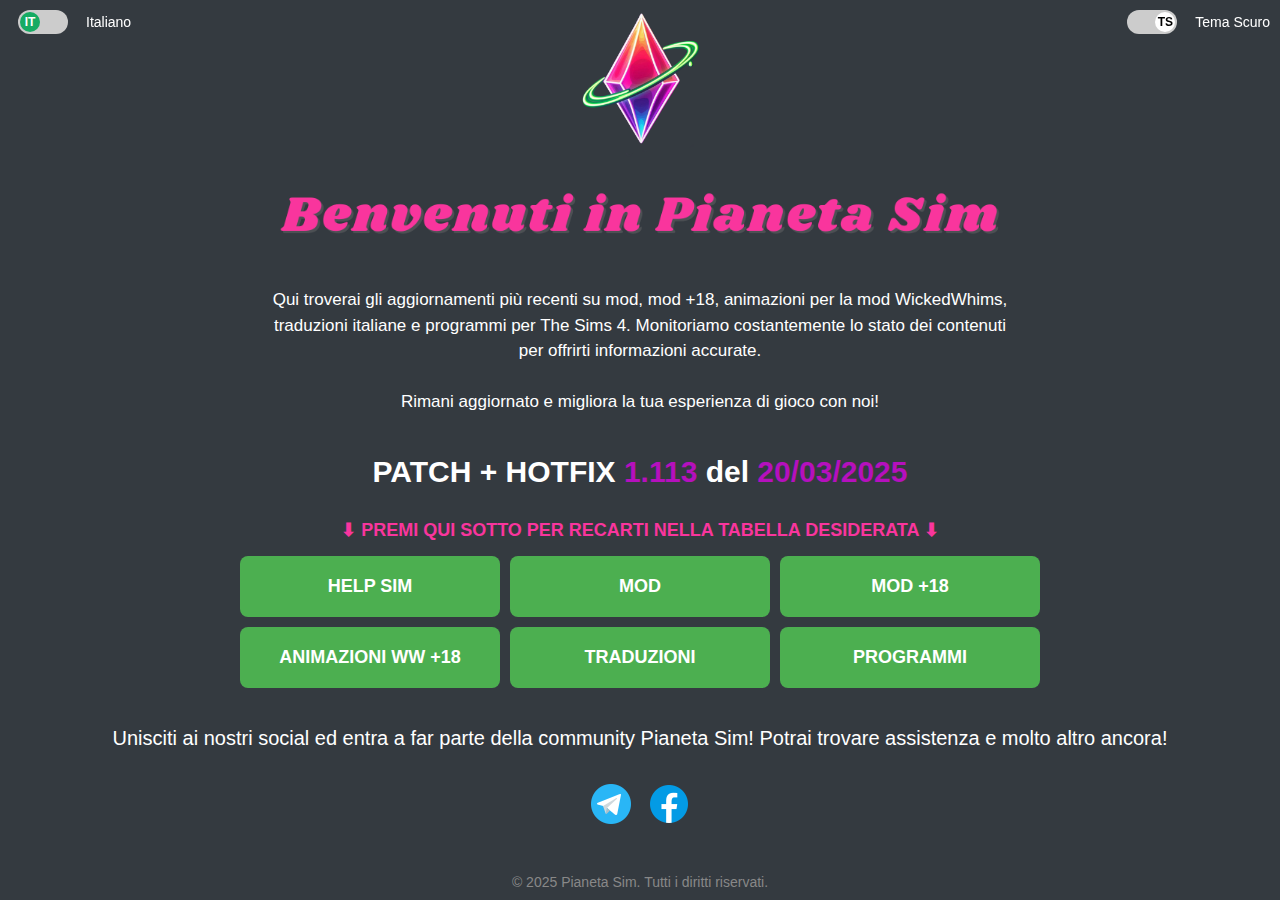
<file: index.html>
<!DOCTYPE html>
<html lang="it">
<head>
  <meta charset="UTF-8">
  <meta name="viewport" content="width=device-width, initial-scale=1.0">
  <title>Pianeta Sim</title>
  <link rel="icon" type="image/png" href="Immagini/plumboblogo.png">
    <style>
    :root {
      --bg-color: #343a40;
      --text-color: #fff;
      --button-bg: #16ab63;
      --button-bg-hover: #0f7041;
    }
body {
  font-family: 'Roboto', Arial, sans-serif;
  margin: 0;
  padding: 0;
  background-color: var(--bg-color);
  color: var(--text-color);
  display: flex;
  flex-direction: column;
  align-items: center;
  justify-content: space-between;
  min-height: 100vh;
  height: 100%; /* Assicurarsi che il body occupi tutta la pagina */
}

header {
  text-align: center;
  margin-bottom: 5px;
  padding: 10px; /* Aumentato per una spaziatura maggiore */
}

header img {
  width: 150px;
  margin-bottom: 5px;
}
.scritta-benvenuto {
  width: 1500px; /* Cambia la dimensione a piacere */
  margin: -70px
}
header h1 {
  font-size: 36px;
  color: var(--text-color);
  margin: 10px;
}

header p {
  font-size: 16px;
  color: var(--text-color);
  margin: 30px 30px;
}


.highlight {
  font-weight: bold;
  font-size: 30px;
  color: var(--text-color);
}

.highlight .version {
  color: #b510bd;
  font-size: 30px;
}

.button-hint {
  font-size: 18px;
  font-weight: bold;
  display: flex;
  align-items: center;
  justify-content: center;
  gap: 8px;
  color: #f9359d;
  margin-bottom: -10px; /* Aumentato per evitare sovrapposizioni */
}

.button-container {
  display: grid;
  grid-template-columns: repeat(3, 1fr);
  gap: 10px;
  width: 90%; /* Aumentato per sfruttare più spazio */
  max-width: 800px;
}

.button-container a {
  text-decoration: none;
  background-color: var(--button-bg);
  color: var(--text-color);
  padding: 20px; /* Aumentato per più spazio cliccabile */
  border-radius: 8px;
  text-align: center;
  font-weight: bold;
  font-size: 18px; /* Font più grande per una visibilità migliore */
  transition: background-color 0.3s ease, transform 0.2s;
  display: block;
}

.button-container a:hover {
  background-color: #0f7041;
  transform: scale(1.05);
}

footer {
  margin-top: 10px; /* Maggiore distanza dal contenuto */
  text-align: center;
  font-size: 14px;
  color: #888;
  padding: 10px 0px; /* Più spazio nel footer */
}

.social-icons {
  display: flex;
  justify-content: center;
  gap: 10px;
}

.social-icons a {
  margin: 0;
  text-decoration: none;
  color: var(--text-color);
  font-size: 24px;
}

.social-icons a:hover {
  color: #4CAF50;
}

.intro-text {
  font-size: 17px;
  color: var(--text-color);
  margin: 10px auto;
  max-width: 750px;
  line-height: 1.5;
  text-align: center; 
  padding: 10px;
  font-weight: 400;
}
.social-container {
  display: flex;
  flex-direction: column;
  align-items: center;
  margin: 10px;
  padding: 0;
}

.social-container p {
  margin-bottom: 30px;
  font-size: 20px;
}

.social-container .social-icons {
  margin-top: 0px;
}
.language-toggle {
  position: absolute;
  top: 20px;
  right: 20px; /* Spostato in alto a destra */
  display: flex;
  align-items: center;
  gap: 10px;
}
.switch-container, .theme-toggle {
            display: flex;
            align-items: center;
            font-size: 16px;
            position: fixed;
            z-index: 1000;
        }

        .switch-container {
            top: 10px;
            left: 10px;
        }

        .theme-toggle {
            top: 10px;
            right: 10px;
        }

        .switch {
            position: relative;
            display: inline-block;
            width: 50px;
            height: 24px;
            margin: 0 8px;
        }

        .switch input {
            opacity: 0;
            width: 0;
            height: 0;
        }

        .slider {
    position: absolute;
    cursor: pointer;
    top: 0;
    left: 0;
    right: 0;
    bottom: 0;
    background-color: #ccc;
    transition: 0.4s;
    border-radius: 24px;
}

.slider:before {
    position: absolute;
    color: white;
    font-size: 12px;
    font-weight: bold;
    display: flex;
    align-items: center;
    justify-content: center;
    height: 20px;
    width: 20px;
    left: 2px;
    bottom: 2px;
    background-color: #16ab63;
    transition: 0.4s;
    border-radius: 50%;
}
.language-slider:before {
    content: "IT"; /* Imposta "IT" per la lingua italiana di default */
}
/* Tema slider */
.theme-slider:before {
    content: "TC"; /* Imposta "TC" per il tema chiaro di default */
}
/* Slider per il tema */
input#theme-switch:checked + .slider {
    background-color: #ccc;
}

input#theme-switch:checked + .slider:before {
    transform: translateX(26px);
    content: "TS"; /* Cambia in "TS" per il tema scuro */
    background-color: white;
    color: black;
}

/* Slider per la lingua */
input#language-switch:checked + .slider {
    background-color: #ccc;
}

input#language-switch:checked + .slider:before {
    transform: translateX(26px);
    content: "EN"; /* Cambia in "EN" per la lingua inglese */
    background-color: white;
    color: black;
}

/* Tema scuro */
body.dark-theme {
    background-color: #121212;
    color: white;
}

body.dark-theme .switch-container span {
    color: white;
}

/* Tema chiaro */
body.light-theme {
    background-color: white;
    color: black;
}

/* Separazione e stile per ciascun label */
#theme-label, #language-label {
    font-size: 14px;
    margin-left: 10px;
}

        #theme-label {
            font-size: 14px;
        }

        /* Dark Theme Example (Add your own implementation) */
        body.dark-theme {
            background-color: #121212;
            color: white;
        }

        body.dark-theme .switch-container span {
            color: white;
        }

    /* Stile per il popup */
.popup {
    display: none;
    position: fixed;
    top: 50%;
    left: 50%;
    transform: translate(-50%, -50%);
    background: var(--bg-color);
    padding: 20px;
    box-shadow: 0px 0px 10px rgba(0, 0, 0, 0.3);
    border-radius: 10px;
    z-index: 1000;
    text-align: center;
}

.popup-content button {
    margin: 10px;
    padding: 10px;
    border: none;
    cursor: pointer;
}

#download-btn {
    background: #28a745;
    color: white;
}

#close-btn {
    background: #dc3545;
    color: white;
}

/* Media query per schermi più grandi */
@media (min-width: 1920px) and (min-height: 1080px) {
      header img {
        width: 300px;
      }
      header h1 {
      font-size: 40px;
      margin-top: 50px;
      margin-bottom: 40px;
    }

      .highlight {
      font-size: 35px;
      margin-bottom: 80px;
    }

    .highlight .version {
      font-size: 35px;
    }
      .button-hint {
      font-size: 30px;
      gap: 8px;
      margin-bottom: -250px;
      }

      .button-container {
        gap: 20px;
        width: 80%;
        max-width: 1200px;
      }

      .button-container a {
        padding: 25px;
        border-radius: 12px;
        font-size: 20px;
      }

      footer {
        font-size: 16px;
      }

      .social-icons a {
        font-size: 28px;
      }

      .social-container p {
        font-size: 22px;
      }
    }

/* Stili responsivi */
   @media (max-width: 768px) {
      .scritta-benvenuto {
        width: 100%;
        text-align: center;
        margin: 0 auto;
        margin-bottom: 30px;
      }

      header h1 {
        font-size: 26px;
      }

      header p {
        font-size: 14px;
      }

      .highlight {
        font-size: 24px;
      }

      .button-container a {
        font-size: 16px;
        padding: 12px;
      }
    }

    /* Adattamento per dispositivi con larghezza max 480px */
    @media (max-width: 480px) {
      .scritta-benvenuto {
        width: 100%;
        text-align: center;
        margin: 0 auto;
        margin-bottom: 30px;        
      }

      header h1 {
        font-size: 22px;
      }

      header p {
        font-size: 14px;
      }

      .button-container a {
        font-size: 14px;
        padding: 10px;
      }
    }
  </style>
</head>
<body>
    <div class="switch-container">
        <label class="switch">
            <input type="checkbox" id="language-switch">
            <span class="slider language-slider"></span>
        </label>
        <span id="language-label">Italiano</span>
    </div>

    <div class="theme-toggle">
        <label class="switch">
            <input type="checkbox" id="theme-switch">
            <span class="slider theme-slider"></span>
        </label>
        <span id="theme-label">Tema Scuro</span>
    </div>
</div>
  <header>
    <img src="Immagini/plumboblogonoscritte.png" alt="Logo Pianeta Sim">
    <br>
    <img src="Immagini/scrittarosabenvenuto.png" alt="Benvenuti" class="scritta-benvenuto">
    <p class="intro-text">
      Qui troverai gli aggiornamenti più recenti su mod, mod +18, animazioni per la mod WickedWhims, 
      traduzioni italiane e programmi per The Sims 4. Monitoriamo costantemente lo stato dei contenuti 
      per offrirti informazioni accurate.<br><br>
      Rimani aggiornato e migliora la tua esperienza di gioco con noi!
    </p>
    <p class="highlight">
      PATCH + HOTFIX <span class="version">1.113</span> del <span class="version">20/03/2025</span>
    </p>
    <p class="button-hint">
      ⬇ PREMI QUI SOTTO PER RECARTI NELLA TABELLA DESIDERATA ⬇
    </p>
  </header>

  <div class="button-container">
    <a href="#" id="desc-mod-btn">HELP SIM</a>
    <a href="mod.html">MOD</a>
    <a href="mod18.html">MOD +18</a>
    <a href="animazioniww18.html">ANIMAZIONI WW +18</a>
    <a href="traduzioni.html">TRADUZIONI</a>
    <a href="programmi.html">PROGRAMMI</a>
</div>

<!-- Popup per la descrizione -->
<div id="popup" class="popup">
  <div class="popup-content">
      <h2>🚀 HELP SIM</h2>
      <p>
        Stanco di installare mod e traduzioni a mano? Help Sim è qui per salvarti! 
        Con pochi click, potrai aggiungere le tue mod preferite, tenere tutto sotto controllo e persino dare una bella ripulita ai file cache di The Sims 4!
        Che tu voglia ampliare il tuo gioco con nuove mod o semplicemente tenere tutto in ordine, sei nel posto giusto.
      </p>
      
      <p>Ora rilassati, personalizza il tuo gioco e lascia che <strong>Help Sim</strong> faccia il resto! 🎮✨</p>
      
      <hr>

      <h3>⚠️ PICCOLE ATTENZIONI PRIMA DELLO SCARICO ⚠️</h3>
      <ul style="list-style-type: none; padding-left: 0;">
          <li>★ Se l’antivirus blocca il programma, clicca su <strong>"Esegui comunque"</strong>.<br>
              Il programma è sicuro! In quanto creato interamente da noi.</li>
          <li>★ Prima dell’uso, <strong>leggi la guida</strong> disponibile nella home del programma.</li>
          <li>★ Supporta solo i file delle mod e delle traduzioni in <strong>formato ZIP</strong>.</li>
          <li>★ <strong>Non supporta</strong> i file singoli <em>.package</em> (CC e mod non zip).</li>
          <li>★ <strong>Non funziona</strong> con la cartella di The Sims in unità esterne (HDD, SSD, USB, ecc.).</li>
      </ul>

      <div class="popup-buttons">
          <button id="download-btn">📥 Scarica</button>
          <button id="close-btn">❌ Chiudi</button>
      </div>
  </div>
</div>

</div>
  <div class="social-container">
    <p id="social-text">Unisciti ai nostri social ed entra a far parte della community Pianeta Sim! Potrai trovare assistenza e molto altro ancora!</p>
    <div class="social-icons">
      <a href="https://t.me/TheSims4ItaliaPianetaSim" target="_blank">
        <img src="Immagini/icons8-telegramma-app-48.png" alt="Telegram" />
      </a>
      <a href="https://www.facebook.com/share/g/1DjZgxfXxd/?mibextid=wwXIfr" target="_blank">
        <img src="Immagini/icons8-facebook-nuovo-48.png" alt="Facebook" />
      </a>
    </div>
  </div>
  <footer>
    © 2025 Pianeta Sim. Tutti i diritti riservati.
  </footer>
  <script>
    const themeSwitch = document.getElementById("theme-switch");
    const themeLabel = document.getElementById("theme-label");
    const root = document.documentElement;
    function toggleTheme() {
      const isDark = themeSwitch.checked;
      if (isDark) {
        root.style.setProperty("--bg-color", "#343a40");
        root.style.setProperty("--text-color", "#fff");
        root.style.setProperty("--highlight-color", "#b510bd"); // Viola per highlight
        root.style.setProperty("--button-bg", "#4CAF50");
        root.style.setProperty("--button-bg-hover", "#388E3C");
        themeLabel.textContent = "Tema Scuro";
      } else {
        root.style.setProperty("--bg-color", "#fff");
        root.style.setProperty("--text-color", "#000");
        root.style.setProperty("--highlight-color", "#b510bd"); // Viola per highlight
        root.style.setProperty("--button-bg", "#4CAF50");
        root.style.setProperty("--button-bg-hover", "#388E3C");
        themeLabel.textContent = "Tema Chiaro";
      }
      localStorage.setItem("theme", isDark ? "dark" : "light");
    }

    function setInitialTheme() {
      const savedTheme = localStorage.getItem("theme") || "dark";
      themeSwitch.checked = savedTheme === "dark";
      toggleTheme();
    }

    themeSwitch.addEventListener("change", toggleTheme);
    setInitialTheme();


    const languageSwitch = document.getElementById("language-switch");
const languageLabel = document.getElementById("language-label");

// Testi in italiano e inglese
const texts = {
  it: {
    welcome: "Benvenuti",
    intro: "Qui troverai gli aggiornamenti più recenti su mod, mod +18, animazioni per la mod WickedWhims, traduzioni italiane e programmi per The Sims 4. Monitoriamo costantemente lo stato dei contenuti per offrirti informazioni accurate.<br><br>Rimani aggiornato e migliora la tua esperienza di gioco con noi!",
    patch: "PATCH + HOTFIX",
    patchDate: "del",
    tableHint: "⬇ PREMI QUI SOTTO PER RECARTI NELLA TABELLA DESIDERATA ⬇",
    buttons: {
      helpSim: "HELP SIM",
      mods: "MOD",
      mods18: "MOD +18",
      animationsWW18: "ANIMAZIONI WW +18",
      translations: "TRADUZIONI",
      programs: "PROGRAMMI"
    },
    helpSimTitle: "🚀 HELP SIM",
    helpSimDesc: "Stanco di installare mod e traduzioni a mano? Help Sim è qui per salvarti! Con pochi click, potrai aggiungere le tue mod preferite, tenere tutto sotto controllo e persino dare una bella ripulita ai file cache di The Sims 4! Che tu voglia ampliare il tuo gioco con nuove mod o semplicemente tenere tutto in ordine, sei nel posto giusto.",
    relax: "Ora rilassati, personalizza il tuo gioco e lascia che <strong>Help Sim</strong> faccia il resto! 🎮✨",
    precautions: "⚠️ PICCOLE ATTENZIONI PRIMA DELLO SCARICO ⚠️",
    antivirus: "★ Se l’antivirus blocca il programma, clicca su <strong>\"Esegui comunque\"</strong>.<br>Il programma è sicuro! In quanto creato interamente da noi.",
    guide: "★ Prima dell’uso, <strong>leggi la guida</strong> disponibile nella home del programma.",
    zipSupport: "★ Supporta solo i file delle mod e delle traduzioni in <strong>formato ZIP</strong>.",
    noPackage: "★ <strong>Non supporta</strong> i file singoli <em>.package</em> (CC e mod non zip).",
    noExternal: "★ <strong>Non funziona</strong> con la cartella di The Sims in unità esterne (HDD, SSD, USB, ecc.).",
    download: "📥 Scarica",
    close: "❌ Chiudi",
    social: "Unisciti ai nostri social ed entra a far parte della community Pianeta Sim! Potrai trovare assistenza e molto altro ancora!"
  },
  en: {
    welcome: "Welcome",
    intro: "Here you will find the latest updates on mods, 18+ mods, animations for the WickedWhims mod, Italian translations, and programs for The Sims 4. We constantly monitor the status of content to bring you accurate information.<br><br>Stay updated and improve your gaming experience with us!",
    patch: "PATCH + HOTFIX",
    patchDate: "on",
    tableHint: "⬇ CLICK BELOW TO GO TO THE DESIRED TABLE ⬇",
    buttons: {
      helpSim: "HELP SIM",
      mods: "MODS",
      mods18: "MODS +18",
      animationsWW18: "ANIMATIONS WW +18",
      translations: "ITALIAN TRANSLATIONS",
      programs: "PROGRAMS"
    },
    helpSimTitle: "🚀 HELP SIM",
    helpSimDesc: "Tired of installing mods and translations manually? Help Sim is here to save you! With just a few clicks, you can add your favorite mods, keep everything under control and even give The Sims 4 cache files a good clean! Whether you want to expand your game with new mods or simply keep everything in order, you are in the right place",
    relax: "Now relax, customize your game and let <strong>Help Sim</strong> do the rest! 🎮✨",
    precautions: "⚠️ SMALL PRECAUTIONS BEFORE DOWNLOADING  ⚠️",
    antivirus: "★ If the antivirus blocks the program, click on <strong>\"Run anyway\"</strong>.<br>The program is safe! It was entirely created by us.",
    guide: "★ Before using it, <strong>read the guide</strong> available on the program’s home page.",
    zipSupport: "★ Supports only mod and translation files in <strong>ZIP format</strong>.",
    noPackage: "★ <strong>Does not support</strong> single <em>.package</em> files (CC and non-zipped mods).",
    noExternal: "★ <strong>Does not work</strong> with The Sims folder on external drives (HDD, SSD, USB, etc.).",
    download: "📥 Download",
    close: "❌ Close",
    social: "Join our social media and become part of the Pianeta Sim community! You’ll find support and much more!"
  }
};

// Funzione per cambiare lingua
function toggleLanguage() {
  const isEnglish = languageSwitch.checked;
  const lang = isEnglish ? "en" : "it";
  languageLabel.textContent = isEnglish ? "English" : "Italiano";
  localStorage.setItem("language", lang);

  // Aggiornamento dinamico dei testi
  document.getElementById("desc-mod-btn").textContent = texts[lang].buttons.helpSim;
document.querySelector(".button-container a:nth-of-type(2)").textContent = texts[lang].buttons.mods;
document.querySelector(".button-container a:nth-of-type(3)").textContent = texts[lang].buttons.mods18;
document.querySelector(".button-container a:nth-of-type(4)").textContent = texts[lang].buttons.animationsWW18;
document.querySelector(".button-container a:nth-of-type(5)").textContent = texts[lang].buttons.translations;
document.querySelector(".button-container a:nth-of-type(6)").textContent = texts[lang].buttons.programs;
  document.querySelector(".scritta-benvenuto").setAttribute("alt", texts[lang].welcome);
  document.querySelector(".intro-text").innerHTML = texts[lang].intro;
  document.querySelector(".highlight").firstChild.textContent = texts[lang].patch + " ";
  document.querySelector(".highlight .version").nextSibling.textContent = ` ${texts[lang].patchDate} `;
  document.querySelector(".button-hint").textContent = texts[lang].tableHint;
  document.querySelector("#popup h2").textContent = texts[lang].helpSimTitle;
  document.querySelector("#popup p").innerHTML = texts[lang].helpSimDesc;
  document.querySelector("#popup p:nth-of-type(2)").innerHTML = texts[lang].relax;
  document.querySelector("#popup h3").textContent = texts[lang].precautions;
  const precautionsList = document.querySelector("#popup ul");
precautionsList.innerHTML = `
  <li>${texts[lang].antivirus}</li>
  <li>${texts[lang].guide}</li>
  <li>${texts[lang].zipSupport}</li>
  <li>${texts[lang].noPackage}</li>
  <li>${texts[lang].noExternal}</li>
`;

  document.getElementById("download-btn").textContent = texts[lang].download;
  document.getElementById("close-btn").textContent = texts[lang].close;
  document.getElementById("social-text").textContent = texts[lang].social;
}

// Impostazione della lingua iniziale
function setInitialLanguage() {
  const savedLanguage = localStorage.getItem("language") || "it";
  languageSwitch.checked = savedLanguage === "en";
  toggleLanguage();
}

languageSwitch.addEventListener("change", toggleLanguage);
setInitialLanguage();



document.getElementById("desc-mod-btn").addEventListener("click", function(event) {
    event.preventDefault();
    document.getElementById("popup").style.display = "block";
});

document.getElementById("close-btn").addEventListener("click", function() {
    document.getElementById("popup").style.display = "none";
});

document.getElementById("download-btn").addEventListener("click", function() {
    const link = document.createElement("a");
    link.href = "https://github.com/PianetaSimTS/HelpSim/releases/download/HelpSim/HelpSim.exe";
    link.download = "HelpSim.exe";
    document.body.appendChild(link);
    link.click();
    document.body.removeChild(link);
    document.getElementById("popup").style.display = "none"; // Chiude il popup dopo il download
});
  </script>
</body>
</html>
</file>
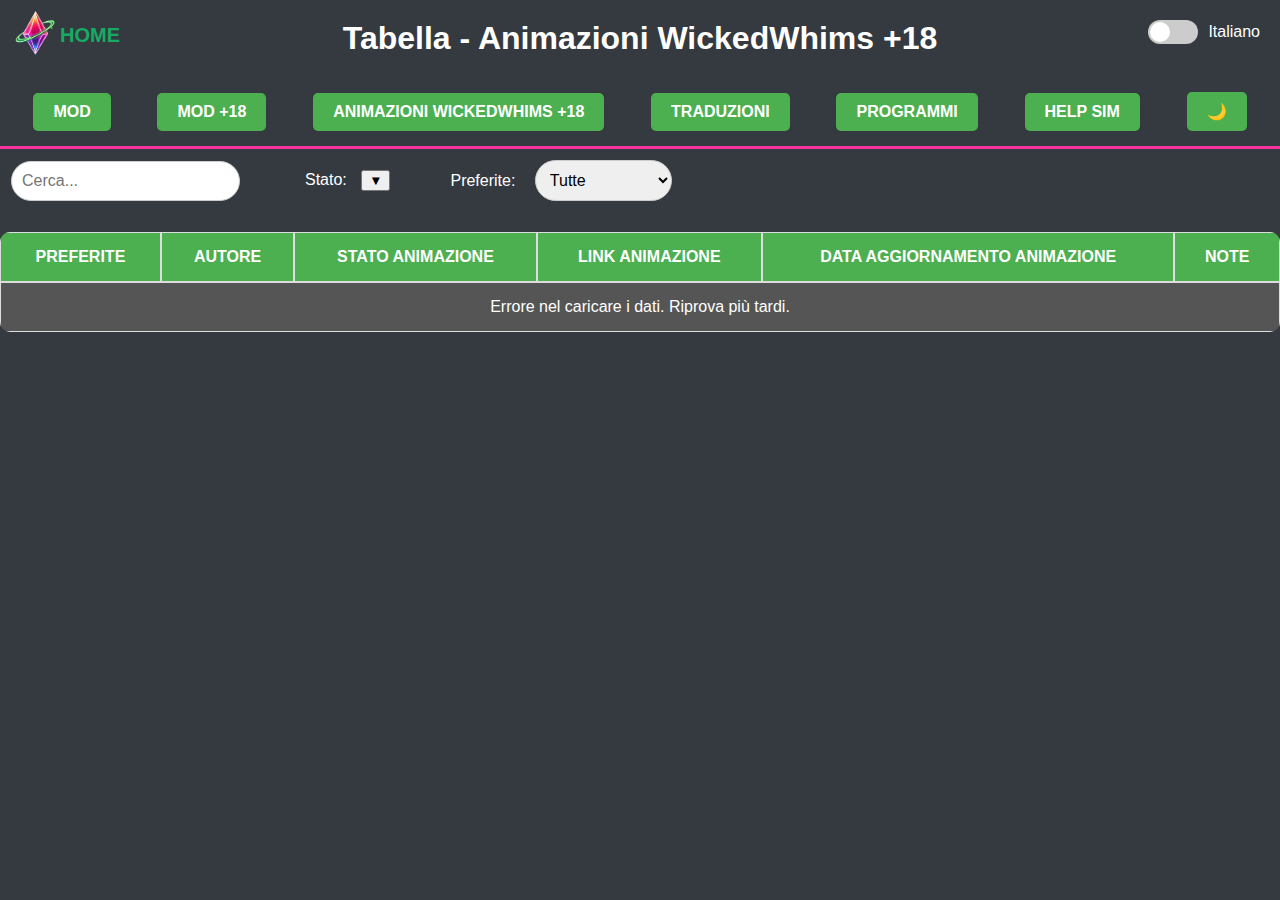
<file: animazioniww18.html>
<!DOCTYPE html>
<html lang="it">
<head>
  <meta charset="UTF-8">
  <meta name="viewport" content="width=device-width, initial-scale=1.0">
  <title>Tabella - Animazioni WW +18</title>
  <link rel="icon" type="image/png" href="Immagini/plumboblogo.png">
  <style>
    :root {
          --navbarbackground: #343a40;
          --navbarcolor: #fff;
          --formcontainerbackground: #343a40;
          --formcontainercolor: #fff;
          --h1backgroundcolor: #343a40;
          --h1color: white;
          --thchildcolor: #666666;
          --tdcolor: #555555;
          --thcolor: white;
          --bodybackground: #343a40;
          --sconosciutavar: #545454;
          --thtdcolor: white;
          --tdacolor: #B57EDC;
          --tdahover: #FFB6C1;
          --tdactive: #8E44AD;
          --text-color: #fff;
        }
    
        #filter-status-dropdown, #filter-translation-dropdown, #filter-category-dropdown {
      opacity: 0;
      transition: opacity 0.3s ease;
    }

    td a {
  color: var(--tdacolor);
}

td a:visited {
  color: var(--tdacolor);
}

td a:hover {
  color: var(--tdahover);
}

td a:active {
  color: var(--tdactive);
}

.language-toggle {
  position: absolute;
  top: 20px;
  right: 20px; /* Spostato in alto a destra */
  display: flex;
  align-items: center;
  gap: 10px;
  color: var(--text-color)
}
.switch {
      position: relative;
      display: inline-block;
      width: 50px;
      height: 24px;
    }

    .switch input {
      opacity: 0;
      width: 0;
      height: 0;
    }

    .slider {
      position: absolute;
      cursor: pointer;
      top: 0;
      left: 0;
      right: 0;
      bottom: 0;
      background-color: #ccc;
      transition: 0.4s;
      border-radius: 24px;
    }

    .slider:before {
      position: absolute;
      content: "";
      height: 20px;
      width: 20px;
      left: 2px;
      bottom: 2px;
      background-color: white;
      transition: 0.4s;
      border-radius: 50%;
    }

    input:checked + .slider {
      background-color: #16ab63;
    }

    input:checked + .slider:before {
      transform: translateX(26px);
    }
    
        .navbar {
      display: flex;
      flex-wrap: wrap;
      justify-content: space-around;
      align-items: center;
      background-color: var(--navbarbackground);
      padding: 10px;
      border-bottom: 3px solid #f9359d; /* Bordo inferiore della navbar */
    }
    
    .navbar a, .navbar button {
      color: var(--navbarcolor);
      text-decoration: none;
      background-color: #4CAF50; /* Usa il colore di sfondo dal nuovo design */
      padding: 10px 20px; /* Più spazio cliccabile */
      border-radius: 5px; /* Raggio bordi più ampio */
      border: none;
      margin: 5px;
      cursor: pointer;
      transition: background-color 0.3s ease, transform 0.2s ease;
      font-size: 16px; /* Font più grande */
      text-align: center; /* Per centrare il testo */
      font-weight: bold;
    }
    
    .navbar a:hover, .navbar button:hover {
      background-color: #0f7041; /* Colore hover più intenso */
      transform: scale(1.05); /* Leggero ingrandimento al passaggio del mouse */
    }
.sort-arrow {
  margin-left: 5px;
  font-size: 20px;
  color: var(--h1color);
}
    
    .sort-arrow.asc:before {
      content: "↑"; /* Freccia su per l'ordinamento ascendente */
    }
    
    .sort-arrow.desc:before {
      content: "↓"; /* Freccia giù per l'ordinamento discendente */
    }
          .scroll-to-top {
      position: fixed;
      bottom: 20px;
      right: 20px;
      display: none; /* Sarà visibile solo quando necessario */
      width: 50px;
      height: 50px;
      background-color: #f05454;
      color: white;
      text-align: center;
      line-height: 50px;
      font-size: 24px;
      font-weight: bold;
      border-radius: 50%;
      box-shadow: 0 4px 6px rgba(0, 0, 0, 0.1);
      cursor: pointer;
      transition: opacity 0.3s, transform 0.3s;
      z-index: 1000;
    }
    
    .scroll-to-top:hover {
      background-color: #d94343; /* Colore più scuro al passaggio del mouse */
      transform: scale(1.1); /* Leggera animazione di ingrandimento */
    }
    
    .scroll-to-top:active {
      transform: scale(0.95); /* Riduce leggermente le dimensioni al clic */
    }
     .back-arrow {
      position: absolute;
      top: 10px;
      left: 10px;
      text-decoration: none;
      font-size: 20px;
      color: #16ab63;
      font-weight: bold;
      transition: color 0.3s ease, transform 0.2s ease;
      display: flex;
  align-items: center;
  text-decoration: none;
    }

    .back-arrow:hover {
      color: #16ab63;
      transform: scale(1.1);
    }
          
        body {
          font-family: Arial, sans-serif;
          background-color: var(--bodybackground);
          margin: 0;
          padding: 0;
        }
        
        input, select {
          margin: 10px 5px;
          padding: 10px;
          border-radius: 25px;
          border: 1px solid #ccc;
          font-size: 16px;
        }
    
        input:focus, select:focus {
          outline: none;
          border-color: #16ab63;
        }
    
        .form-container {
          display: flex;
          flex-wrap: wrap;
          justify-content: flex-start;
          align-items: center;
          margin-top: 0px; /* Riduci lo spazio sopra */
          margin-bottom: 0px; /* Riduci lo spazio sotto */
          padding: 5px;
          border: 1px solid var(--formcontainerbackground);
          border-radius: 5px;
          background-color: var(--formcontainerbackground);
          color: var(--formcontainercolor);
          gap: 60px;
        }
    
        .form-container label {
          margin-right: 10px;
          font-size: 16px;
        }
    
        input, select {
          margin: 5px;
        }
    
        .button-container {
          display: flex;
          flex-wrap: wrap;
          justify-content: center;
          gap: 10px;
        }
    
        h1 {
          color: var(--h1color);
          font-size: 2rem;
          margin: 0;
          padding: 20px 0;
          background-color: var(--h1backgroundcolor);
          text-align: center;
        }
    
        table {
          width: 100%;
          border-collapse: separate;
          border-spacing: 0;
          margin-top: 20px;
          border-radius: 10px;
          overflow: hidden;
          table-layout: auto;
        }
    
        th, td {
          padding: 15px 20px;
          text-align: center;
          border: 1px solid #ddd;
          font-size: 16px;
          word-wrap: break-word;
          color: var(--thtdcolor)
        }
    
        th {
          background-color: #4CAF50;
          color: var(--thcolor);
        }
    
        td {
          background-color: var(--tdcolor);
        }
    
        tr:nth-child(even) td {
          background-color: var(--thchildcolor);
        }
    
        .status {
          font-weight: bold;
          padding: 5px;
          border-radius: 5px;
          display: inline-block;
          width: auto;
          height: auto;
          text-transform: uppercase;
          color: white;
        }
          
        .status.nuova {
          color: #9372ff;
        }
          
        .status.compatibile {
          color: #008eff;
        }
    
        .status.rotta {
          color: #ff0015;
        }
        
        .status.sconosciuta {
          color: var(--sconosciutavar);
        }
    
        .status.aggiornata {
          color: #00d517;
        }
       /* Stile per il popup */
.popup {
    display: none;
    position: fixed;
    top: 50%;
    left: 50%;
    transform: translate(-50%, -50%);
    background: var(--navbarbackground);
    color: var(--navbarcolor);
    padding: 20px;
    box-shadow: 0px 0px 10px rgba(0, 0, 0, 0.3);
    border-radius: 10px;
    z-index: 1000;
    text-align: center;
}

.popup-content button {
    margin: 10px;
    padding: 10px;
    border: none;
    cursor: pointer;
}

#download-btn {
    background: #28a745;
    color: white;
}

#close-btn {
    background: #dc3545;
    color: white;
}
       
        @media (max-width: 600px) {
          h1 {
            font-size: 1.5rem;
            padding: 10px;
          }
    
          .navbar a, .navbar button {
            font-size: 14px;
            padding: 10px;
            width: 100%;
          }
    
          .form-container {
            flex-direction: column;
            align-items: flex-start;
          }
        }
    
        .star-container {
          display: flex;
          justify-content: center;
          align-items: center;
          width: 100%;
          height: 100%;
        }
    
        .star {
          font-size: 24px;
          cursor: pointer;
          color: grey;
          transition: transform 0.2s;
        }
    
        .star.favorite {
          color: gold;
        }
    
        .star:hover {
          transform: scale(1.2);
        }
      </style>
</head>
<body>
  <a href="index.html" class="back-arrow">
    <img src="Immagini/plumboblogonoscritte.png" alt="Home Logo" width="50" height="auto">
    <span class="home-text">HOME</span>
  </a>
  <h1 id="page-title">Tabella - Animazioni WickedWhims +18</h1>
  <div class="navbar">
    <a href="mod.html" id="mod-link">MOD</a>
    <a href="mod18.html" id="mod18-link">MOD +18</a>
    <a href="animazioniww18.html" id="animazioniww18-link">ANIMAZIONI WICKEDWHIMS +18</a>
    <a href="traduzioni.html" id="traduzioni-link">TRADUZIONI</a>
    <a href="programmi.html" id="programmi-link">PROGRAMMI</a>
    <a href="#" id="desc-mod-btn">HELP SIM</a>
    <button id="themeSwitch" onclick="toggleTheme()" class="theme-toggle" title="Cambia Tema">🌙</button>
  </div>
  <div class="language-toggle">
    <label class="switch">
      <input type="checkbox" id="language-switch">
      <span class="slider"></span>
    </label>
    <span id="language-label">Italiano</span>
  </div>
  <!-- Popup per la descrizione -->
<div id="popup" class="popup">
  <div class="popup-content">
      <h2>🚀 HELP SIM</h2>
      <p>
        Stanco di installare mod e traduzioni a mano? Help Sim è qui per salvarti! 
        Con pochi click, potrai aggiungere le tue mod preferite, tenere tutto sotto controllo e persino dare una bella ripulita ai file cache di The Sims 4!
        Che tu voglia ampliare il tuo gioco con nuove mod o semplicemente tenere tutto in ordine, sei nel posto giusto.
      </p>
      
      <p>Ora rilassati, personalizza il tuo gioco e lascia che <strong>Help Sim</strong> faccia il resto! 🎮✨</p>
      
      <hr>

      <h3>⚠️ PICCOLE ATTENZIONI PRIMA DELLO SCARICO ⚠️</h3>
      <ul style="list-style-type: none; padding-left: 0;">
          <li>★ Se l’antivirus blocca il programma, clicca su <strong>"Esegui comunque"</strong>.<br>
              Il programma è sicuro! In quanto creato interamente da noi.</li>
          <li>★ Prima dell’uso, <strong>leggi la guida</strong> disponibile nella home del programma.</li>
          <li>★ Supporta solo i file delle mod e delle traduzioni in <strong>formato ZIP</strong>.</li>
          <li>★ <strong>Non supporta</strong> i file singoli <em>.package</em> (CC e mod non zip).</li>
          <li>★ <strong>Non funziona</strong> con la cartella di The Sims in unità esterne (HDD, SSD, USB, ecc.).</li>
      </ul>

      <div class="popup-buttons">
          <button id="download-btn">📥 Scarica</button>
          <button id="close-btn">❌ Chiudi</button>
      </div>
  </div>
</div>

<div class="form-container">
  <div>
    <input type="text" id="search" oninput="filterTable()" placeholder="Search...">
  </div>
  <div>
    <label for="filter-status" id="filter-status-label">Status:</label>
    <button onclick="toggleDropdown('filter-status-dropdown')">▼</button>
    <div id="filter-status-dropdown" style="display:none;">
      <!-- It -->
      <div class="it-label">
        <label><input type="checkbox" value="Compatibile" id="status-compatibile" onchange="filterTable()"> Compatibile</label><br>
        <label><input type="checkbox" value="Rotta" id="status-rotta" onchange="filterTable()"> Rotta</label><br>
        <label><input type="checkbox" value="Aggiornata" id="status-aggiornata" onchange="filterTable()"> Aggiornata</label><br>
        <label><input type="checkbox" value="Sconosciuta" id="status-sconosciuta" onchange="filterTable()"> Sconosciuta</label><br>
        <label><input type="checkbox" value="Nuova" id="status-nuova" onchange="filterTable()"> Nuova</label>
      </div>
      <div class="en-label" style="display:none;">
        <label><input type="checkbox" value="Compatible" id="status-compatible" onchange="filterTable()"> Compatible</label><br>
        <label><input type="checkbox" value="Broken" id="status-broken" onchange="filterTable()"> Broken</label><br>
        <label><input type="checkbox" value="Updated" id="status-updated" onchange="filterTable()"> Updated</label><br>
        <label><input type="checkbox" value="Unknown" id="status-unknown" onchange="filterTable()"> Unknown</label><br>
        <label><input type="checkbox" value="New" id="status-new" onchange="filterTable()"> New</label>
      </div>
    </div>
  </div>
    <div>
      <label for="filter-favorites" id="filter-favorites-label">Preferite:</label>
      <select id="filter-favorites" onchange="filterTable()">
        <!-- Italian version -->
        <option value="">Tutte</option>
        <option value="true">Preferite</option>
        <option value="false">Non Preferite</option>
      
        <!-- English version -->
        <option value="">All</option>
        <option value="true">Favorites</option>
        <option value="false">No Favorites</option>
      </select>
    </div>
</div>

  <table id="animazioni-table">
    <thead>
      <tr>
        <th onclick="sortTable(0)">PREFERITE <span class="sort-arrow" id="arrow-0"></span></th>
        <th onclick="sortTable(1)">AUTORE <span class="sort-arrow" id="arrow-1"></span></th>
        <th onclick="sortTable(2)">STATO ANIMAZIONE <span class="sort-arrow" id="arrow-2"></span></th>
        <th onclick="sortTable(3)">LINK ANIMAZIONE <span class="sort-arrow" id="arrow-3"></span></th>
        <th onclick="sortTable(4)">DATA AGGIORNAMENTO ANIMAZIONE <span class="sort-arrow" id="arrow-4"></span></th>
        <th onclick="sortTable(5)">NOTE <span class="sort-arrow" id="arrow-5"></span></th>
      </tr>
    </thead>
    <tbody>
      <!-- Le righe verranno caricate dinamicamente dal JSON -->
    </tbody>
  </table>

  <script>
document.getElementById("desc-mod-btn").addEventListener("click", function(event) {
    event.preventDefault();
    document.getElementById("popup").style.display = "block";
});

document.getElementById("close-btn").addEventListener("click", function() {
    document.getElementById("popup").style.display = "none";
});

document.getElementById("download-btn").addEventListener("click", function() {
    const link = document.createElement("a");
    link.href = "https://github.com/PianetaSimTS/HelpSim/releases/download/HelpSim/HelpSim.exe";
    link.download = "HelpSim.exe";
    document.body.appendChild(link);
    link.click();
    document.body.removeChild(link);
    document.getElementById("popup").style.display = "none"; // Chiude il popup dopo il download
});


     function loadModsFromJson() {
  fetch('https://raw.githubusercontent.com/PianetaSimTS/PianetaSim/refs/heads/main/Json/animazioniww18.json')
    .then(response => response.json())
    .then(mods => {
      const favorites = JSON.parse(localStorage.getItem("favorites")) || [];
      const table = document.getElementById("animazioni-table").getElementsByTagName("tbody")[0];
      table.innerHTML = '';
      const lang = localStorage.getItem("language") || "it";

      // Crea righe per ogni mod
      mods.forEach(mod => {
        const cleanedAuthor = mod.Autore.replace("'", ""); // Remove the apostrophe for internal processing
        const isFavorite = favorites.includes(cleanedAuthor); // Check against cleaned author
        const newRow = table.insertRow();

        newRow.innerHTML = `
          <td>
            <span class="star-container">
              <span class="star ${isFavorite ? 'favorite' : ''}" onclick="toggleFavorite('${cleanedAuthor}')">&#9733;</span>
            </span>
          </td>
          <td>${mod.Autore || ''}</td>
                    <td>
            <span class="status ${(mod.Status || 'sconosciuta').toLowerCase()}">
              ${lang === "en" ? (translations[mod.Status.trim().charAt(0).toUpperCase() + mod.Status.trim().slice(1)] || mod.Status) : mod.Status}
            </span>
          </td>
          <td><a href="${mod.Link || '#'}" target="_blank">Visita</a></td>
          <td>${mod.DataAggiornamento || ''}</td>
          <td>${mod.Note || ''}</td>
        `;
      });
      checkModUpdates(mods);
      filterTable();
    })
    .catch(error => {
      console.error('Errore nel caricare il JSON:', error);
      document.getElementById("animazioni-table").getElementsByTagName("tbody")[0].innerHTML = `
        <tr><td colspan="6">Errore nel caricare i dati. Riprova più tardi.</td></tr>
      `;
    });
}

function checkModUpdates(mods) {
  let favorites = JSON.parse(localStorage.getItem("favorites")) || [];
  let savedMods = JSON.parse(localStorage.getItem("savedAnimazioni")) || {};

  let updatedMods = [];

  mods.forEach(mod => {
    if (favorites.includes(mod.Autore)) { // Usa Autore invece di ModName
      let prevData = savedMods[mod.Autore]; 

      if (!prevData || prevData.Status !== mod.Status || prevData.DataAggiornamento !== mod.DataAggiornamento) {
        updatedMods.push(mod);
      }

      // Aggiorna i dati salvati
      savedMods[mod.Autore] = { 
        Status: mod.Status,
        DataAggiornamento: mod.DataAggiornamento 
      };
    }
  });

  localStorage.setItem("savedAnimazioni", JSON.stringify(savedMods));

// Definizione dei testi per la notifica in entrambe le lingue
const notificationTexts = {
  it: "Le seguenti animazioni preferite sono state modificate:\n",
  en: "The following favorite animations have been changed:\n"
};
  const lang = localStorage.getItem("language") || "it";
// Se ci sono mod aggiornate, mostra una notifica
if (updatedMods.length > 0) {
  let message = notificationTexts[lang] + 
                updatedMods.map(mod => `${mod.Autore} - Stato: ${mod.Status} (${mod.DataAggiornamento})`).join("\n");
  alert(message); // Puoi sostituirlo con una notifica più elegante
}
}

    let lastSortedColumn = -1; // Memorizza l'ultima colonna ordinata
    let lastSortDirection = 'asc'; // Ordine di ordinamento: ascendente (default) o discendente

    function sortTable(columnIndex) {
      const table = document.getElementById("animazioni-table");
      const rows = Array.from(table.rows).slice(1); // Esclude l'intestazione
      const arrow = document.getElementById(`arrow-${columnIndex}`);

      if (lastSortedColumn === columnIndex) {
        lastSortDirection = (lastSortDirection === 'asc') ? 'desc' : 'asc';
      } else {
        lastSortDirection = 'asc';
      }

      const compare = (a, b) => {
        let valA = a.cells[columnIndex].textContent.trim().toLowerCase();
        let valB = b.cells[columnIndex].textContent.trim().toLowerCase();

        if (valA < valB) return lastSortDirection === 'asc' ? -1 : 1;
        if (valA > valB) return lastSortDirection === 'asc' ? 1 : -1;
        return 0;
      };

      rows.sort(compare);
      rows.forEach(row => table.appendChild(row));

      document.querySelectorAll('.sort-arrow').forEach(arrow => arrow.className = 'sort-arrow');
      arrow.classList.add(lastSortDirection);

      lastSortedColumn = columnIndex;
    }
    const translations = {
  "Compatibile": "Compatible",
  "Rotta": "Broken",
  "Aggiornata": "Updated",
  "Sconosciuta": "Unknown",
  "Nuova": "New",
  "Compatible": "Compatibile",
  "Broken": "Rotta",
  "Updated": "Aggiornata",
  "Unknown": "Sconosciuta",
  "New": "Nuova"
};

    function filterTable() {
      const searchValue = document.getElementById("search").value.toLowerCase();

// Identificare la lingua attuale
const isEnglish = document.querySelector(".en-label").style.display !== "none";

// Stato - raccogli i valori selezionati e convertirli in un formato uniforme
const selectedStatuses = Array.from(document.querySelectorAll('#filter-status-dropdown input:checked'))
                                .map(input => {
                                  let value = input.value;
                                  return isEnglish ? translations[value] : value; 
                                }).map(v => v.toLowerCase());
  const filterFavorites = document.getElementById("filter-favorites").value.toLowerCase();

  const table = document.getElementById("animazioni-table");
  const rows = table.getElementsByTagName("tr");

  for (let i = 1; i < rows.length; i++) {
        const row = rows[i];
        const author = row.cells[1].textContent.toLowerCase();
        let status = row.querySelector(".status").textContent.trim();
    status = isEnglish ? (translations[status] || status) : status;
    status = status.toLowerCase();
        const isFavorite = row.querySelector(".star").classList.contains("favorite");
        const matchesStatus = selectedStatuses.length === 0 || selectedStatuses.includes(status);
        const matchesSearch = author.includes(searchValue);
        const matchesFavorites = !filterFavorites || (filterFavorites === 'true' ? isFavorite : !isFavorite);
    row.style.display = (matchesSearch && matchesStatus && matchesFavorites) ? "" : "none";
  }
}

    
    function toggleFavorite(author) {
      const lang = localStorage.getItem("language") || "it";
  // Remove the apostrophe when toggling favorites
  const cleanedAuthor = author.replace("'", "");
  let favorites = JSON.parse(localStorage.getItem("favorites")) || [];
  
  if (favorites.includes(cleanedAuthor)) {
    favorites = favorites.filter(favorite => favorite !== cleanedAuthor);
    alert(author + (lang === "en" ? " has been removed from favorites." : " è stata rimossa dai preferiti."));
  } else {
    favorites.push(cleanedAuthor);
    alert(author + (lang === "en" ? " has been added to favorites!" : " è stata aggiunta ai preferiti!"));
  }
  
  localStorage.setItem("favorites", JSON.stringify(favorites));
  loadModsFromJson();
}
    window.onload = loadModsFromJson;

    function applyTheme(theme) {
  const root = document.documentElement;
  const themeSwitch = document.getElementById("themeSwitch");
  
  if (theme === "light") {
    root.style.setProperty("--navbarbackground", "#ffffff"); // Grigio molto chiaro per la navbar
root.style.setProperty("--navbarcolor", "#000000"); // Testo scuro per la navbar
root.style.setProperty("--formcontainerbackground", "#ffffff"); // Bianco per lo sfondo del contenitore
root.style.setProperty("--formcontainercolor", "#black"); // Testo scuro nel contenitore
root.style.setProperty("--h1backgroundcolor", "#ffffff"); // Grigio chiaro per sfondo h1
root.style.setProperty("--h1color", "#black"); // Testo scuro per h1
root.style.setProperty("--thchildcolor", "#f2f2f2"); // Grigio medio per i titoli delle colonne
root.style.setProperty("--tdcolor", "#f9f9f9"); // Grigio medio-scuro per il testo nelle celle
root.style.setProperty("--thcolor", "#000000"); // Testo scuro per i titoli delle colonne
root.style.setProperty("--bodybackground", "#ffffff"); // Sfondo bianco per il corpo
root.style.setProperty("--sconosciutavar", "#545454"); // Giallo brillante per mantenere un colore vivace
root.style.setProperty("--thtdcolor", "black");
root.style.setProperty("--tdacolor", "blue");
root.style.setProperty("--tdahover", "#551A8B");
root.style.setProperty("--tdactive", "#000080");
root.style.setProperty("--text-color", "#000");    
    themeSwitch.textContent = "🌞";
  } else {
    // Passa al tema scuro
    root.style.setProperty("--navbarbackground", "#343a40");
    root.style.setProperty("--navbarcolor", "#fff");
    root.style.setProperty("--formcontainerbackground", "#343a40");
    root.style.setProperty("--formcontainercolor", "#fff");
    root.style.setProperty("--h1backgroundcolor", "#343a40");
    root.style.setProperty("--h1color", "white");
    root.style.setProperty("--thchildcolor", "#666666");
    root.style.setProperty("--tdcolor", "#555555");
    root.style.setProperty("--thcolor", "white");
    root.style.setProperty("--bodybackground", "#343a40");
    root.style.setProperty("--sconosciutavar", "#FFFBB9");
    root.style.setProperty("--thtdcolor", "white");
    root.style.setProperty("--tdacolor", "#B57EDC");
    root.style.setProperty("--tdahover", "#FFB6C1");
    root.style.setProperty("--tdactive", "#8E44AD");
    root.style.setProperty("--text-color", "#fff");
    themeSwitch.textContent = "🌙";
  }
}

const languageSwitch = document.getElementById("language-switch");
const languageLabel = document.getElementById("language-label");
const texts = {
  it: {
    helpSimTitle: "🚀 HELP SIM",
    helpSimDesc: "Stanco di installare mod e traduzioni a mano? Help Sim è qui per salvarti! Con pochi click, potrai aggiungere le tue mod preferite, tenere tutto sotto controllo e persino dare una bella ripulita ai file cache di The Sims 4! Che tu voglia ampliare il tuo gioco con nuove mod o semplicemente tenere tutto in ordine, sei nel posto giusto.",
    relax: "Ora rilassati, personalizza il tuo gioco e lascia che <strong>Help Sim</strong> faccia il resto! 🎮✨",
    precautions: "⚠️ PICCOLE ATTENZIONI PRIMA DELLO SCARICO ⚠️",
    antivirus: "★ Se l’antivirus blocca il programma, clicca su <strong>\"Esegui comunque\"</strong>.<br>Il programma è sicuro! In quanto creato interamente da noi.",
    guide: "★ Prima dell’uso, <strong>leggi la guida</strong> disponibile nella home del programma.",
    zipSupport: "★ Supporta solo i file delle mod e delle traduzioni in <strong>formato ZIP</strong>.",
    noPackage: "★ <strong>Non supporta</strong> i file singoli <em>.package</em> (CC e mod non zip).",
    noExternal: "★ <strong>Non funziona</strong> con la cartella di The Sims in unità esterne (HDD, SSD, USB, ecc.).",
    download: "📥 Scarica",
    close: "❌ Chiudi",
    pageTitle: "Tabella - Animazioni WickedWhims +18",
    modLink: "MOD",
    mod18Link: "MOD +18",
    animazioniww18Link: "ANIMAZIONI WICKEDWHIMS +18",
    traduzioniLink: "TRADUZIONI",
    programmiLink: "PROGRAMMI",
    helpSimLink: "HELP SIM",
    searchPlaceholder: "Cerca...",
    filterStatusLabel: "Stato:",
    filterFavoritesLabel: "Preferite:",
    tableHeaders: {
      favorites: "PREFERITE",
      author: "AUTORE",
      mod: "MOD",
      status: "STATO ANIMAZIONE",
      modLink: "LINK ANIMAZIONE",
      lastModified: "DATA AGGIORNAMENTO ANIMAZIONE",
      translation: "TRADUZIONE",
      requirements: "NOTE"
    }
  },
  en: {
    helpSimTitle: "🚀 HELP SIM",
    helpSimDesc: "Tired of installing mods and translations manually? Help Sim is here to save you! With just a few clicks, you can add your favorite mods, keep everything under control and even give The Sims 4 cache files a good clean! Whether you want to expand your game with new mods or simply keep everything in order, you are in the right place.",
    relax: "Now relax, customize your game and let <strong>Help Sim</strong> do the rest! 🎮✨",
    precautions: "⚠️ SMALL PRECAUTIONS BEFORE DOWNLOADING  ⚠️",
    antivirus: "★ If the antivirus blocks the program, click on <strong>\"Run anyway\"</strong>.<br>The program is safe! It was entirely created by us.",
    guide: "★ Before using it, <strong>read the guide</strong> available on the program’s home page.",
    zipSupport: "★ Supports only mod and translation files in <strong>ZIP format</strong>.",
    noPackage: "★ <strong>Does not support</strong> single <em>.package</em> files (CC and non-zipped mods).",
    noExternal: "★ <strong>Does not work</strong> with The Sims folder on external drives (HDD, SSD, USB, etc.).",
    download: "📥 Download",
    close: "❌ Close",
    pageTitle: "Table - Animations WickedWhims +18",
    modLink: "MOD",
    mod18Link: "MOD +18",
    animazioniww18Link: "ANIMATIONS WICKEDWHIMS +18",
    traduzioniLink: "ITALIAN TRANSLATION",
    programmiLink: "PROGRAMS",
    helpSimLink: "HELP SIM",
    searchPlaceholder: "Search...",
    filterStatusLabel: "Status:",
    filterFavoritesLabel: "Favorites:",
    tableHeaders: {
      favorites: "FAVORITES",
      author: "AUTHOR",
      mod: "MOD",
      status: "ANIMATION STATUS",
      modLink: "ANIMATION LINK",
      lastModified: "ANIMATION UPDATE DATE",
      translation: "ITALIAN TRANSLATION",
      requirements: "NOTES"
    }
  }
};

// Funzione per cambiare lingua
function toggleLanguage() {
  const isEnglish = languageSwitch.checked;
  const lang = isEnglish ? "en" : "it";
  languageLabel.textContent = isEnglish ? "English" : "Italiano";
  localStorage.setItem("language", lang);

  // Aggiornamento dinamico dei testi
  document.querySelector("#popup h2").textContent = texts[lang].helpSimTitle;
  document.querySelector("#popup p").innerHTML = texts[lang].helpSimDesc;
  document.querySelector("#popup p:nth-of-type(2)").innerHTML = texts[lang].relax;
  document.querySelector("#popup h3").textContent = texts[lang].precautions;
  const precautionsList = document.querySelector("#popup ul");
precautionsList.innerHTML = `
  <li>${texts[lang].antivirus}</li>
  <li>${texts[lang].guide}</li>
  <li>${texts[lang].zipSupport}</li>
  <li>${texts[lang].noPackage}</li>
  <li>${texts[lang].noExternal}</li>
`;
  document.getElementById("download-btn").textContent = texts[lang].download;
  document.getElementById("close-btn").textContent = texts[lang].close;
  document.getElementById("page-title").textContent = texts[lang].pageTitle;
  document.getElementById("mod-link").textContent = texts[lang].modLink;
  document.getElementById("mod18-link").textContent = texts[lang].mod18Link;
  document.getElementById("animazioniww18-link").textContent = texts[lang].animazioniww18Link;
  document.getElementById("traduzioni-link").textContent = texts[lang].traduzioniLink;
  document.getElementById("programmi-link").textContent = texts[lang].programmiLink;
  document.getElementById("desc-mod-btn").textContent = texts[lang].helpSimLink;
  document.querySelector("#search").placeholder = texts[lang].searchPlaceholder;
  document.getElementById("filter-status-label").textContent = texts[lang].filterStatusLabel;
  document.getElementById("filter-favorites-label").textContent = texts[lang].filterFavoritesLabel;
document.querySelector("th:nth-child(1)").textContent = texts[lang].tableHeaders.favorites;
document.querySelector("th:nth-child(2)").textContent = texts[lang].tableHeaders.author;
document.querySelector("th:nth-child(3)").textContent = texts[lang].tableHeaders.status;
document.querySelector("th:nth-child(4)").textContent = texts[lang].tableHeaders.modLink;
document.querySelector("th:nth-child(5)").textContent = texts[lang].tableHeaders.lastModified;
document.querySelector("th:nth-child(6)").textContent = texts[lang].tableHeaders.requirements;
languageLabel.textContent = isEnglish ? "English" : "Italiano";
  localStorage.setItem("language", lang);
  
  const italianLabels = document.querySelectorAll('.it-label');
  const englishLabels = document.querySelectorAll('.en-label');
  
  italianLabels.forEach(label => label.style.display = isEnglish ? 'none' : 'block');
  englishLabels.forEach(label => label.style.display = isEnglish ? 'block' : 'none');
  const filterFavorites = document.getElementById('filter-favorites');
  
  if (isEnglish) {
    filterFavorites.innerHTML = `
      <option value="">All</option>
      <option value="true">Favorites</option>
      <option value="false">No Favorites</option>
    `;
  } else {
    filterFavorites.innerHTML = `
      <option value="">Tutte</option>
      <option value="true">Preferite</option>
      <option value="false">Non Preferite</option>
    `;
  }

  // Reset the dropdown to the default value (All or Tutte)
  filterFavorites.selectedIndex = 0;  // This will select the first option (All or Tutte)
  
  // Reset the search field
  document.getElementById("search").value = ""; 

  // Call filterTable() again to apply the reset
  filterTable();
}

// Impostazione della lingua iniziale
function setInitialLanguage() {
  const savedLanguage = localStorage.getItem("language") || "it";
  languageSwitch.checked = savedLanguage === "en";
  toggleLanguage();
}

languageSwitch.addEventListener("change", toggleLanguage);
setInitialLanguage();

function showTooltip(event, modName) {
  const tooltip = document.querySelector(`#${modName} .tooltip`);
  tooltip.style.display = 'block';
}

function hideTooltip(event) {
  const tooltip = event.target.querySelector('.tooltip');
  if (tooltip) {
    tooltip.style.display = 'none';
  }
}
function toggleDropdown(id) {
  var dropdown = document.getElementById(id);
  var button = dropdown.previousElementSibling;

  // Cambia la visibilità con un fade
  if (dropdown.style.display === 'none' || dropdown.style.display === '') {
    dropdown.style.display = 'block';
    setTimeout(function() {
      dropdown.style.opacity = 1;
    }, 10);
    button.innerHTML = '▲';
  } else {
    dropdown.style.opacity = 0;
    setTimeout(function() {
      dropdown.style.display = 'none';
    }, 300); // Attendere il tempo della transizione
    button.innerHTML = '▼';
  }
}
// Funzione per alternare il tema e salvarlo
function toggleTheme() {
  const currentTheme = localStorage.getItem("theme") || "dark";
  const newTheme = currentTheme === "dark" ? "light" : "dark";
  localStorage.setItem("theme", newTheme); // Salva il tema
  applyTheme(newTheme); // Applica il tema
}

// Applica il tema al caricamento della pagina
window.onload = function () {
  const savedTheme = localStorage.getItem("theme") || "dark"; // Imposta tema di default
  applyTheme(savedTheme); // Applica il tema salvato
  loadModsFromJson(); // Carica i dati della tabella
};

window.addEventListener("scroll", function () {
  const scrollToTopButton = document.getElementById("scrollToTop");
  if (window.scrollY > 300) {
    scrollToTopButton.style.display = "block";
  } else {
    scrollToTopButton.style.display = "none";
  }
});

// Gestione dell'evento beforeunload per svuotare sessionStorage
window.addEventListener('beforeunload', () => {
  // Cancella tutti i mod link salvati in sessionStorage quando la pagina viene chiusa o ricaricata
  Object.keys(sessionStorage)
    .filter(key => key !== 'favorites') // Esclude eventualmente altre chiavi (come i preferiti)
    .forEach(key => sessionStorage.removeItem(key)); 
});

  // Scroll fluido verso l'alto
  document.getElementById("scrollToTop").addEventListener("click", function (e) {
    e.preventDefault();
    window.scrollTo({ top: 0, behavior: "smooth" });
  });
  themeSwitch.addEventListener("change", toggleTheme);
  setInitialTheme();
  </script>
  <a href="#top" class="scroll-to-top" id="scrollToTop" title="Torna in alto">&#x25B2;</a>
</body>
</html>
</file>
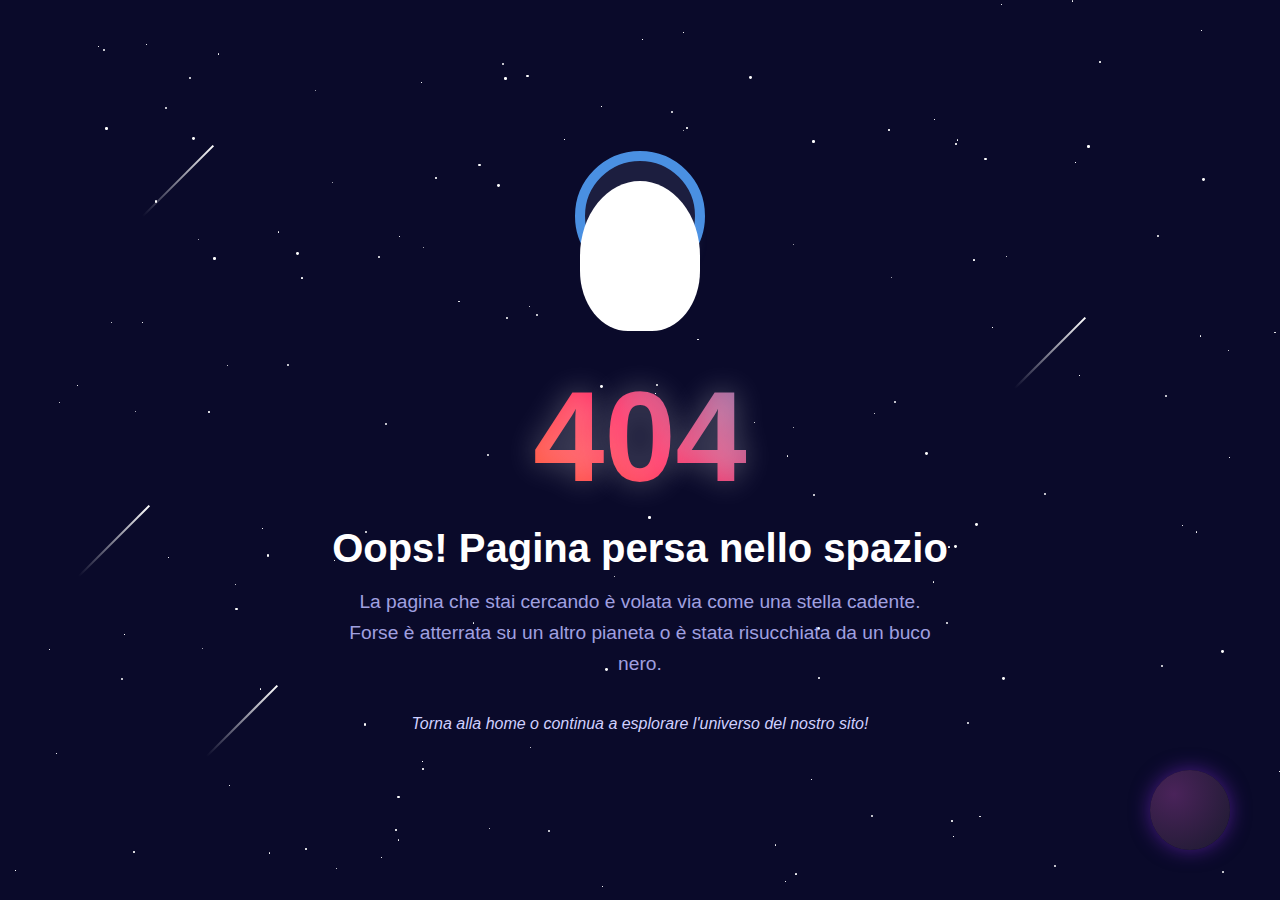
<file: error404.html>
<!DOCTYPE html>
<html lang="it">
<head>
    <meta charset="UTF-8">
    <meta name="viewport" content="width=device-width, initial-scale=1.0">
    <title>Oops! Pagina non trovata</title>
    <style>
        * {
            margin: 0;
            padding: 0;
            box-sizing: border-box;
            font-family: 'Segoe UI', Tahoma, Geneva, Verdana, sans-serif;
        }
        
        body {
            background: #0a0a2a;
            min-height: 100vh;
            display: flex;
            justify-content: center;
            align-items: center;
            color: white;
            overflow: hidden;
        }
        
        .container {
            text-align: center;
            padding: 2rem;
            max-width: 800px;
            z-index: 10;
            position: relative;
        }
        
        .error-code {
            font-size: 8rem;
            font-weight: bold;
            margin-bottom: 1rem;
            background: linear-gradient(45deg, #ff9a00, #ff2e63, #00c9ff);
            -webkit-background-clip: text;
            background-clip: text;
            color: transparent;
            text-shadow: 0 0 30px rgba(255, 255, 255, 0.3);
            animation: glow 3s infinite alternate;
        }
        
        @keyframes glow {
            0% { text-shadow: 0 0 10px rgba(255, 255, 255, 0.3); }
            100% { text-shadow: 0 0 30px rgba(255, 255, 255, 0.7); }
        }
        
        h1 {
            font-size: 2.5rem;
            margin-bottom: 1rem;
            color: #ffffff;
        }
        
        p {
            font-size: 1.2rem;
            margin-bottom: 2rem;
            line-height: 1.6;
            color: #a0a0e0;
            max-width: 600px;
            margin-left: auto;
            margin-right: auto;
        }
        
        .astronaut {
            width: 200px;
            height: 200px;
            margin: 0 auto 2rem;
            position: relative;
            animation: float 6s ease-in-out infinite;
        }
        
        @keyframes float {
            0% { transform: translateY(0px); }
            50% { transform: translateY(-20px); }
            100% { transform: translateY(0px); }
        }
        
        .astronaut-body {
            width: 120px;
            height: 150px;
            background: white;
            border-radius: 50% 50% 40% 40%;
            position: absolute;
            top: 50px;
            left: 40px;
        }
        
        .helmet {
            width: 130px;
            height: 130px;
            border: 10px solid #4a90e2;
            border-radius: 50%;
            position: absolute;
            top: 20px;
            left: 35px;
            background: rgba(200, 220, 255, 0.1);
        }
        
        .visor {
            width: 80px;
            height: 40px;
            background: #a0d2ff;
            border-radius: 20px;
            position: absolute;
            top: 60px;
            left: 25px;
            box-shadow: 0 0 15px rgba(160, 210, 255, 0.5);
        }
        
        .stars {
            position: absolute;
            top: 0;
            left: 0;
            width: 100%;
            height: 100%;
            pointer-events: none;
        }
        
        .star {
            position: absolute;
            background-color: white;
            border-radius: 50%;
            animation: twinkle var(--duration) infinite ease-in-out;
        }
        
        @keyframes twinkle {
            0%, 100% { opacity: 0.2; }
            50% { opacity: 1; }
        }
        
        .shooting-star {
            position: absolute;
            width: 100px;
            height: 2px;
            background: linear-gradient(90deg, transparent, white);
            transform: rotate(-45deg);
            animation: shoot 5s infinite;
        }
        
        @keyframes shoot {
            0% {
                opacity: 0;
                transform: translateX(0) translateY(0) rotate(-45deg);
            }
            10% {
                opacity: 1;
            }
            100% {
                opacity: 0;
                transform: translateX(500px) translateY(500px) rotate(-45deg);
            }
        }
        
        .planet {
            position: absolute;
            border-radius: 50%;
            background: radial-gradient(circle at 30% 30%, #4a235a, #1a1a2e);
            width: 80px;
            height: 80px;
            bottom: 50px;
            right: 50px;
            box-shadow: 0 0 20px rgba(138, 43, 226, 0.5);
            animation: rotate 40s infinite linear;
        }
        
        @keyframes rotate {
            0% { transform: rotate(0deg); }
            100% { transform: rotate(360deg); }
        }
        
        .message {
            font-style: italic;
            margin-top: 2rem;
            color: #d0d0ff;
            font-size: 1rem;
        }
        
        @media (max-width: 768px) {
            .error-code {
                font-size: 6rem;
            }
            
            h1 {
                font-size: 2rem;
            }
            
            .astronaut {
                width: 150px;
                height: 150px;
            }
            
            .astronaut-body {
                width: 90px;
                height: 110px;
                top: 40px;
                left: 30px;
            }
            
            .helmet {
                width: 100px;
                height: 100px;
                top: 25px;
                left: 25px;
            }
            
            .visor {
                width: 60px;
                height: 30px;
                top: 45px;
                left: 20px;
            }
        }
    </style>
</head>
<body>
    <div class="stars" id="stars"></div>
    <div class="shooting-star" style="top: 20%; left: 10%; animation-delay: 2s;"></div>
    <div class="shooting-star" style="top: 60%; left: 5%; animation-delay: 5s;"></div>
    <div class="shooting-star" style="top: 80%; left: 15%; animation-delay: 8s;"></div>
    
    <div class="planet"></div>
    
    <div class="container">
        <div class="astronaut">
            <div class="helmet">
                <div class="visor"></div>
            </div>
            <div class="astronaut-body"></div>
        </div>
        
        <div class="error-code">404</div>
        <h1>Oops! Pagina persa nello spazio</h1>
        <p>La pagina che stai cercando è volata via come una stella cadente. Forse è atterrata su un altro pianeta o è stata risucchiata da un buco nero.</p>
        
        <p class="message">Torna alla home o continua a esplorare l'universo del nostro sito!</p>
    </div>

    <script>
        // Crea stelle casuali
        const starsContainer = document.getElementById('stars');
        const starCount = 150;
        
        for (let i = 0; i < starCount; i++) {
            const star = document.createElement('div');
            star.classList.add('star');
            
            // Dimensioni casuali
            const size = Math.random() * 3;
            star.style.width = `${size}px`;
            star.style.height = `${size}px`;
            
            // Posizione casuale
            star.style.left = `${Math.random() * 100}%`;
            star.style.top = `${Math.random() * 100}%`;
            
            // Durata dell'animazione casuale
            const duration = 2 + Math.random() * 3;
            star.style.setProperty('--duration', `${duration}s`);
            
            // Ritardo casuale
            star.style.animationDelay = `${Math.random() * 5}s`;
            
            starsContainer.appendChild(star);
        }
        
        // Aggiungi altre stelle cadenti
        function createShootingStar() {
            const shootingStar = document.createElement('div');
            shootingStar.classList.add('shooting-star');
            
            // Posizione casuale
            shootingStar.style.top = `${Math.random() * 100}%`;
            shootingStar.style.left = `${Math.random() * 100}%`;
            
            // Durata casuale
            const duration = 3 + Math.random() * 4;
            shootingStar.style.animationDuration = `${duration}s`;
            
            document.body.appendChild(shootingStar);
            
            // Rimuovi dopo l'animazione
            setTimeout(() => {
                shootingStar.remove();
            }, duration * 1000);
        }
        
        // Crea stelle cadenti periodicamente
        setInterval(createShootingStar, 3000);
        
        // Crea stelle cadenti iniziali
        for (let i = 0; i < 3; i++) {
            setTimeout(createShootingStar, i * 1000);
        }
    </script>
</body>
</html>
</file>
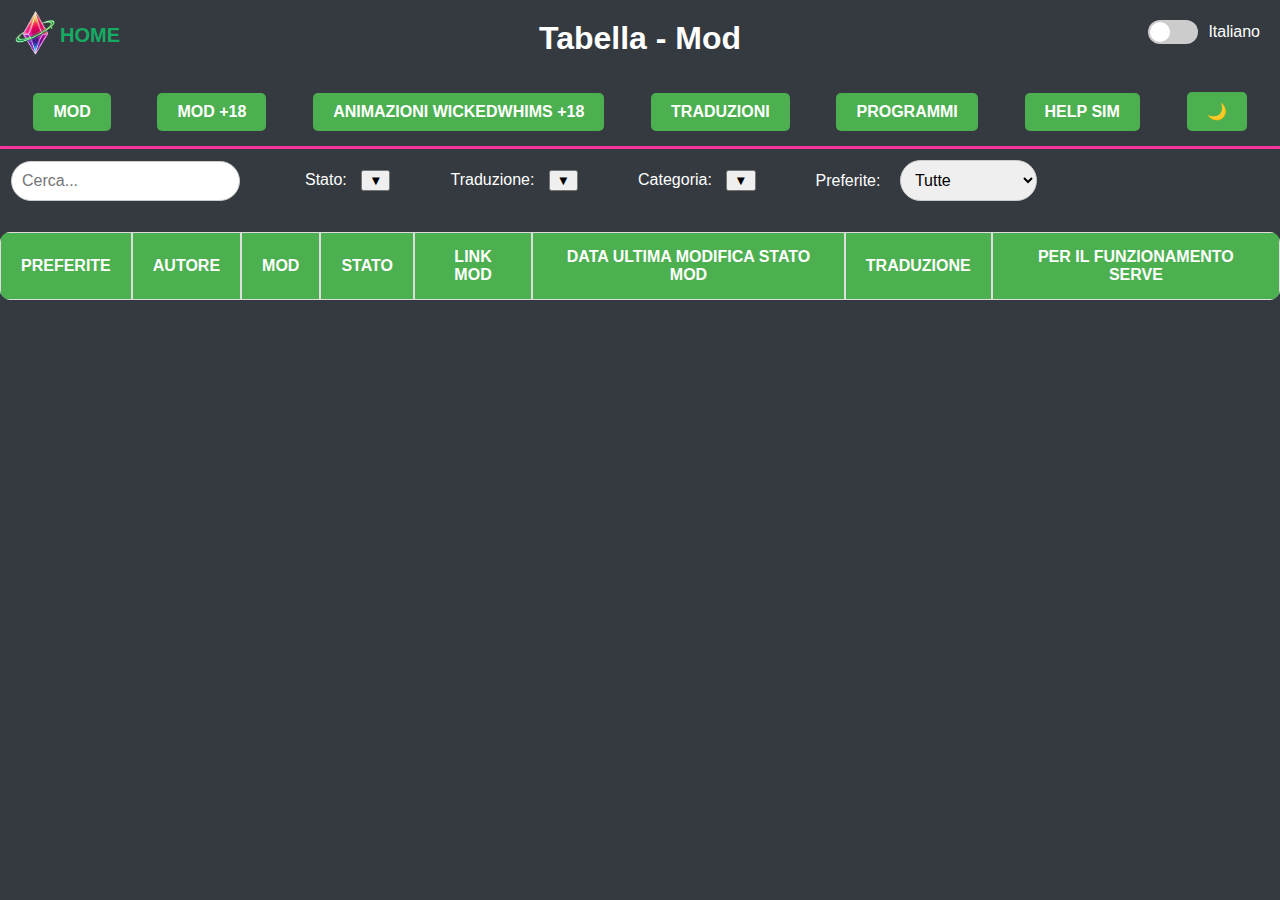
<file: mod.html>
<!DOCTYPE html>
<html lang="it">
<head>
  <meta charset="UTF-8">
  <meta name="viewport" content="width=device-width, initial-scale=1.0">
  <title>Tabella - MOD</title>
  <link rel="icon" type="image/png" href="Immagini/plumboblogo.png">
    <style>
:root {
      --navbarbackground: #343a40;
      --navbarcolor: #fff;
      --formcontainerbackground: #343a40;
      --formcontainercolor: #fff;
      --h1backgroundcolor: #343a40;
      --h1color: white;
      --thchildcolor: #666666;
      --tdcolor: #555555;
      --thcolor: white;
      --bodybackground: #343a40;
      --sconosciutavar: #545454;
      --thtdcolor: white;
      --tdacolor: #B57EDC;
      --tdahover: #FFB6C1;
      --tdactive: #8E44AD;
      --text-color: #fff;
    }

    #filter-status-dropdown, #filter-translation-dropdown, #filter-category-dropdown {
  opacity: 0;
  transition: opacity 0.3s ease;
}
td a {
  color: var(--tdacolor);
}

td a:visited {
  color: var(--tdacolor);
}

td a:hover {
  color: var(--tdahover);
}

td a:active {
  color: var(--tdactive);
}

.language-toggle {
  position: absolute;
  top: 20px;
  right: 20px; /* Spostato in alto a destra */
  display: flex;
  align-items: center;
  gap: 10px;
  color: var(--text-color)
}
.switch {
      position: relative;
      display: inline-block;
      width: 50px;
      height: 24px;
    }

    .switch input {
      opacity: 0;
      width: 0;
      height: 0;
    }

    .slider {
      position: absolute;
      cursor: pointer;
      top: 0;
      left: 0;
      right: 0;
      bottom: 0;
      background-color: #ccc;
      transition: 0.4s;
      border-radius: 24px;
    }

    .slider:before {
      position: absolute;
      content: "";
      height: 20px;
      width: 20px;
      left: 2px;
      bottom: 2px;
      background-color: white;
      transition: 0.4s;
      border-radius: 50%;
    }

    input:checked + .slider {
      background-color: #16ab63;
    }

    input:checked + .slider:before {
      transform: translateX(26px);
    }
    .navbar {
  display: flex;
  flex-wrap: wrap;
  justify-content: space-around;
  align-items: center;
  background-color: var(--navbarbackground);
  padding: 10px;
  border-bottom: 3px solid #f9359d; /* Bordo inferiore della navbar */
}
.tooltip {
  position: absolute;
  background-color: var(--h1backgroundcolor);
  color: var(--h1color);
  padding: 5px 15px; /* Aumenta il padding orizzontale */
  border-radius: 5px;
  font-size: 14px;
  display: none;
  z-index: 1000; /* Ensures the tooltip appears above other elements */
  width: auto; /* Imposta la larghezza automatica */
  min-width: 150px; /* Imposta una larghezza minima */
  text-align: left; /* Allinea il testo a sinistra */
  max-width: none; /* Rimuovi il limite di larghezza */
}

.mod-name {
  position: relative; /* Rendi l'elemento contenitore posizionato per il tooltip */
}

.mod-name .tooltip {
  display: none; /* Mantieni nascosto di default */
  position: absolute;
  top: 0; /* Posiziona il tooltip sopra l'elemento mod-name */
  left: 80%; /* Posiziona il tooltip alla destra dell'elemento */
  transform: translateX(10px); /* Aggiungi un offset per distanziarlo un po' */
  background-color: var(--h1backgroundcolor);
  color: var(--h1color);
  padding: 5px 15px; /* Aumenta il padding orizzontale */
  border-radius: 5px;
  font-size: 14px;
  z-index: 1000;
  text-align: left; /* Allinea il testo a sinistra */
}

.mod-name:hover .tooltip {
  display: block; /* Mostra il tooltip al passaggio del mouse */
}
.navbar a, .navbar button {
  color: var(--navbarcolor);
  text-decoration: none;
  background-color: #4CAF50; /* Usa il colore di sfondo dal nuovo design */
  padding: 10px 20px; /* Più spazio cliccabile */
  border-radius: 5px; /* Raggio bordi più ampio */
  border: none;
  margin: 5px;
  cursor: pointer;
  transition: background-color 0.3s ease, transform 0.2s ease;
  font-size: 16px; /* Font più grande */
  text-align: center; /* Per centrare il testo */
  font-weight: bold;
}

.navbar a:hover, .navbar button:hover {
  background-color: #0f7041; /* Colore hover più intenso */
  transform: scale(1.05); /* Leggero ingrandimento al passaggio del mouse */
}
.sort-arrow {
  margin-left: 5px;
  font-size: 20px;
  color: var(--h1color);
}

.sort-arrow.asc:before {
  content: "↑"; /* Freccia su per l'ordinamento ascendente */
}

.sort-arrow.desc:before {
  content: "↓"; /* Freccia giù per l'ordinamento discendente */
}
      .scroll-to-top {
  position: fixed;
  bottom: 20px;
  right: 20px;
  display: none; /* Sarà visibile solo quando necessario */
  width: 50px;
  height: 50px;
  background-color: #f05454;
  color: white;
  text-align: center;
  line-height: 50px;
  font-size: 24px;
  font-weight: bold;
  border-radius: 50%;
  box-shadow: 0 4px 6px rgba(0, 0, 0, 0.1);
  cursor: pointer;
  transition: opacity 0.3s, transform 0.3s;
  z-index: 1000;
}

.scroll-to-top:hover {
  background-color: #d94343; /* Colore più scuro al passaggio del mouse */
  transform: scale(1.1); /* Leggera animazione di ingrandimento */
}

.scroll-to-top:active {
  transform: scale(0.95); /* Riduce leggermente le dimensioni al clic */
}
    .back-arrow {
      position: absolute;
      top: 10px;
      left: 10px;
      text-decoration: none;
      font-size: 20px;
      color: #16ab63;
      font-weight: bold;
      transition: color 0.3s ease, transform 0.2s ease;
      display: flex;
  align-items: center;
  text-decoration: none;
    }

    .back-arrow:hover {
      color: #16ab63;
      transform: scale(1.1);
    }
      
    body {
      font-family: Arial, sans-serif;
      background-color: var(--bodybackground);
      margin: 0;
      padding: 0;
    }
    
    input, select {
      margin: 10px 5px;
      padding: 10px;
      border-radius: 25px;
      border: 1px solid #ccc;
      font-size: 16px;
    }

    input:focus, select:focus {
      outline: none;
      border-color: #16ab63;
    }

    .form-container {
      display: flex;
      flex-wrap: wrap;
      justify-content: flex-start;
      align-items: center;
      margin-top: 0px; /* Riduci lo spazio sopra */
      margin-bottom: 0px; /* Riduci lo spazio sotto */
      padding: 5px;
      border: 1px solid var(--formcontainerbackground);
      border-radius: 5px;
      background-color: var(--formcontainerbackground);
      color: var(--formcontainercolor);
      gap: 60px;
    }

    .form-container label {
      margin-right: 10px;
      font-size: 16px;
    }

    input, select {
      margin: 5px;
    }

    .button-container {
      display: flex;
      flex-wrap: wrap;
      justify-content: center;
      gap: 10px;
    }

    h1 {
      color: var(--h1color);
      font-size: 2rem;
      margin: 0;
      padding: 20px 0;
      background-color: var(--h1backgroundcolor);
      text-align: center;
    }

    table {
      width: 100%;
      border-collapse: separate;
      border-spacing: 0;
      margin-top: 20px;
      border-radius: 10px;
      overflow: hidden;
      table-layout: auto;
    }

    th, td {
      padding: 15px 20px;
      text-align: center;
      border: 1px solid #ddd;
      font-size: 16px;
      word-wrap: break-word;
      color: var(--thtdcolor)
    }

    th {
      background-color: #4CAF50;
      color: var(--thcolor);
    }

    td {
      background-color: var(--tdcolor);
    }

    tr:nth-child(even) td {
      background-color: var(--thchildcolor);
    }

    .status {
      font-weight: bold;
      padding: 5px;
      border-radius: 5px;
      display: inline-block;
      width: auto;
      height: auto;
      text-transform: uppercase;
      color: white;
    }
      
    .status.nuova {
      color: #9372ff;
    }
      
    .status.compatibile {
      color: #008eff;
    }

    .status.rotta {
      color: #ff0015;
    }
    
    .status.sconosciuta {
      color: var(--sconosciutavar);
    }

    .status.aggiornata {
      color: #00d517;
    }

    .traduzione {
      font-weight: bold;
      padding: 5px 10px;
      border-radius: 5px;
      text-align: center;
      display: inline-block;
      white-space: nowrap;
    }

    .traduzione.inclusa {
      color: #54d41d;
    }

   .traduzione.non-necessaria {
     color: #38b6ff;
    }

    .traduzione.in-lavorazione {
       color: #ff57cb;
    }

    .traduzione.da-scaricare {
      color: #ff9800;
    }
      /* Stile per il popup */
.popup {
    display: none;
    position: fixed;
    top: 50%;
    left: 50%;
    transform: translate(-50%, -50%);
    background: var(--navbarbackground);
    color: var(--navbarcolor);
    padding: 20px;
    box-shadow: 0px 0px 10px rgba(0, 0, 0, 0.3);
    border-radius: 10px;
    z-index: 1000;
    text-align: center;
}

.popup-content button {
    margin: 10px;
    padding: 10px;
    border: none;
    cursor: pointer;
}

#download-btn {
    background: #28a745;
    color: white;
}

#close-btn {
    background: #dc3545;
    color: white;
}  

    @media (max-width: 600px) {

        .tooltip {
    font-size: 12px; /* Riduci la dimensione del testo per dispositivi mobili */
    max-width: 80%; /* La larghezza massima sarà l'80% dello schermo */
    left: 50%; /* Centra il tooltip rispetto all'elemento */
    transform: translateX(-50%); /* Assicurati che sia centrato */
  }
      h1 {
        font-size: 1.5rem;
        padding: 10px;
      }

      .navbar a, .navbar button {
        font-size: 14px;
        padding: 10px;
        width: 100%;
      }

      .form-container {
        flex-direction: column;
        align-items: flex-start;
      }
    }

    .star-container {
      display: flex;
      justify-content: center;
      align-items: center;
      width: 100%;
      height: 100%;
    }

    .star {
      font-size: 24px;
      cursor: pointer;
      color: grey;
      transition: transform 0.2s;
    }

    .star.favorite {
      color: gold;
    }

    .star:hover {
      transform: scale(1.2);
    }
  </style>
</head>
<body>
  <a href="index.html" class="back-arrow">
    <img src="Immagini/plumboblogonoscritte.png" alt="Home Logo" width="50" height="auto">
    <span class="home-text">HOME</span>
  </a>
  <h1 id="page-title">Tabella - Mod</h1>
  <div class="navbar">
    <a href="mod.html" id="mod-link">MOD</a>
    <a href="mod18.html" id="mod18-link">MOD +18</a>
    <a href="animazioniww18.html" id="animazioniww18-link">ANIMAZIONI WICKEDWHIMS +18</a>
    <a href="traduzioni.html" id="traduzioni-link">TRADUZIONI</a>
    <a href="programmi.html" id="programmi-link">PROGRAMMI</a>
    <a href="#" id="desc-mod-btn">HELP SIM</a>
    <button id="themeSwitch" onclick="toggleTheme()" class="theme-toggle" title="Cambia Tema">🌙</button>
  </div>
  <div class="language-toggle">
    <label class="switch">
      <input type="checkbox" id="language-switch">
      <span class="slider"></span>
    </label>
    <span id="language-label">Italiano</span>
  </div>
  <div id="popup" class="popup">
    <div class="popup-content">
        <h2>🚀 HELP SIM</h2>
        <p>
          Stanco di installare mod e traduzioni a mano? Help Sim è qui per salvarti! 
          Con pochi click, potrai aggiungere le tue mod preferite, tenere tutto sotto controllo e persino dare una bella ripulita ai file cache di The Sims 4!
          Che tu voglia ampliare il tuo gioco con nuove mod o semplicemente tenere tutto in ordine, sei nel posto giusto.
        </p>
        
        <p>Ora rilassati, personalizza il tuo gioco e lascia che <strong>Help Sim</strong> faccia il resto! 🎮✨</p>
        
        <hr>
  
        <h3>⚠️ PICCOLE ATTENZIONI PRIMA DELLO SCARICO ⚠️</h3>
        <ul style="list-style-type: none; padding-left: 0;">
            <li>★ Se l’antivirus blocca il programma, clicca su <strong>"Esegui comunque"</strong>.<br>
                Il programma è sicuro! In quanto creato interamente da noi.</li>
            <li>★ Prima dell’uso, <strong>leggi la guida</strong> disponibile nella home del programma.</li>
            <li>★ Supporta solo i file delle mod e delle traduzioni in <strong>formato ZIP</strong>.</li>
            <li>★ <strong>Non supporta</strong> i file singoli <em>.package</em> (CC e mod non zip).</li>
            <li>★ <strong>Non funziona</strong> con la cartella di The Sims in unità esterne (HDD, SSD, USB, ecc.).</li>
        </ul>
  
        <div class="popup-buttons">
            <button id="download-btn">📥 Scarica</button>
            <button id="close-btn">❌ Chiudi</button>
        </div>
    </div>
  </div>
<div class="form-container">
  <div>
    <input type="text" id="search" oninput="filterTable()" placeholder="Search...">
  </div>
  <div>
    <label for="filter-status" id="filter-status-label">Status:</label>
    <button onclick="toggleDropdown('filter-status-dropdown')">▼</button>
    <div id="filter-status-dropdown" style="display:none;">
      <!-- It -->
      <div class="it-label">
        <label><input type="checkbox" value="Compatibile" id="status-compatibile" onchange="filterTable()"> Compatibile</label><br>
        <label><input type="checkbox" value="Rotta" id="status-rotta" onchange="filterTable()"> Rotta</label><br>
        <label><input type="checkbox" value="Aggiornata" id="status-aggiornata" onchange="filterTable()"> Aggiornata</label><br>
        <label><input type="checkbox" value="Sconosciuta" id="status-sconosciuta" onchange="filterTable()"> Sconosciuta</label><br>
        <label><input type="checkbox" value="Nuova" id="status-nuova" onchange="filterTable()"> Nuova</label>
      </div>
  
      <!-- En -->
      <div class="en-label" style="display:none;">
        <label><input type="checkbox" value="Compatible" id="status-compatible" onchange="filterTable()"> Compatible</label><br>
        <label><input type="checkbox" value="Broken" id="status-broken" onchange="filterTable()"> Broken</label><br>
        <label><input type="checkbox" value="Updated" id="status-updated" onchange="filterTable()"> Updated</label><br>
        <label><input type="checkbox" value="Unknown" id="status-unknown" onchange="filterTable()"> Unknown</label><br>
        <label><input type="checkbox" value="New" id="status-new" onchange="filterTable()"> New</label>
      </div>
    </div>
  </div>
  
  <div>
    <label for="filter-translation" id="filter-translation-label">Translation:</label>
    <button onclick="toggleDropdown('filter-translation-dropdown')">▼</button>
    <div id="filter-translation-dropdown" style="display:none;">
      <!-- Selezione in Italiano -->
      <div class="it-label">
        <label><input type="checkbox" value="Inclusa" id="translation-inclusa" onchange="filterTable()"> Inclusa</label><br>
        <label><input type="checkbox" value="Non necessaria" id="translation-non-necessaria" onchange="filterTable()"> Non Necessaria</label><br>
        <label><input type="checkbox" value="Da scaricare" id="translation-da-scaricare" onchange="filterTable()"> Da Scaricare</label><br>
        <label><input type="checkbox" value="In lavorazione" id="translation-in-lavorazione" onchange="filterTable()"> In Lavorazione</label>
      </div>
  
      <!-- Selezione in Inglese -->
      <div class="en-label" style="display:none;">
        <label><input type="checkbox" value="Included" id="translation-included" onchange="filterTable()"> Included</label><br>
        <label><input type="checkbox" value="Not Needed" id="translation-not-needed" onchange="filterTable()"> Not Needed</label><br>
        <label><input type="checkbox" value="To Download" id="translation-to-download" onchange="filterTable()"> To Download</label><br>
        <label><input type="checkbox" value="To Do" id="translation-to-do" onchange="filterTable()"> To Do</label>
      </div>    
    </div>
  </div>
  
    <div>
      <label for="filter-category" id="filter-category-label">Categoria:</label>
      <button onclick="toggleDropdown('filter-category-dropdown')">▼</button>
      <div id="filter-category-dropdown" style="display:none;">
        <!-- Le checkbox delle categorie verranno aggiunte dinamicamente qui -->
      </div>
    </div>
    <div>
      <label for="filter-favorites" id="filter-favorites-label">Preferite:</label>
      <select id="filter-favorites" onchange="filterTable()">
        <!-- Italian version -->
        <option value="">Tutte</option>
        <option value="true">Preferite</option>
        <option value="false">Non Preferite</option>
      
        <!-- English version -->
        <option value="">All</option>
        <option value="true">Favorites</option>
        <option value="false">No Favorites</option>
      </select>
    </div>
</div>
  <div>
  </div>
  <table id="mods-table">
    <thead>
      <tr>
        <th onclick="sortTable(0)">PREFERITE <span class="sort-arrow" id="arrow-0"></span></th>
        <th onclick="sortTable(1)">AUTORE <span class="sort-arrow" id="arrow-1"></span></th>
        <th onclick="sortTable(2)">MOD <span class="sort-arrow" id="arrow-2"></span></th>
        <th onclick="sortTable(3)">STATO <span class="sort-arrow" id="arrow-3"></span></th>
        <th onclick="sortTable(4)">LINK MOD <span class="sort-arrow" id="arrow-4"></span></th>
        <th onclick="sortTable(5)">DATA ULTIMA MODIFICA STATO MOD <span class="sort-arrow" id="arrow-5"></span></th>
        <th onclick="sortTable(6)">TRADUZIONE <span class="sort-arrow" id="arrow-6"></span></th>
        <th onclick="sortTable(7)">PER IL FUNZIONAMENTO SERVE <span class="sort-arrow" id="arrow-7"></span></th>
      </tr>
    </thead>
    <tbody>
      <!-- Le righe verranno aggiunte tramite JavaScript -->
    </tbody>
  </table>

  <script>

document.getElementById("desc-mod-btn").addEventListener("click", function(event) {
    event.preventDefault();
    document.getElementById("popup").style.display = "block";
});

document.getElementById("close-btn").addEventListener("click", function() {
    document.getElementById("popup").style.display = "none";
});

document.getElementById("download-btn").addEventListener("click", function() {
    const link = document.createElement("a");
    link.href = "https://github.com/PianetaSimTS/HelpSim/releases/download/HelpSim/HelpSim.exe";
    link.download = "HelpSim.exe";
    document.body.appendChild(link);
    link.click();
    document.body.removeChild(link);
    document.getElementById("popup").style.display = "none"; // Chiude il popup dopo il download
});

// Funzione per ottenere la traduzione della categoria in base alla lingua selezionata
function translateCategory(category, lang) {
  if (lang === "en") {
    return categoryTranslation[category] || category;
  } else {
    return Object.keys(categoryTranslation).find(key => categoryTranslation[key] === category) || category;
  }
}

// Funzione per aggiornare il dropdown delle categorie con la lingua selezionata
function updateCategoryDropdown(mods) {
  const lang = localStorage.getItem("language") || "it"; // Recupera la lingua dal localStorage
  const dropdown = document.getElementById("filter-category-dropdown");
  dropdown.innerHTML = ""; // Pulisce il contenuto precedente

  // Estrai le categorie uniche e le traduce in base alla lingua
  const categories = [...new Set(mods.map(mod => mod.Categoria || '').filter(c => c !== ''))];

  categories.forEach(category => {
    const translatedCategory = translateCategory(category, lang);

    const checkbox = document.createElement("input");
    checkbox.type = "checkbox";
    checkbox.value = translatedCategory;
    checkbox.id = `category-${translatedCategory.replace(/\s+/g, "-").toLowerCase()}`;
    checkbox.onchange = filterTable;

    const label = document.createElement("label");
    label.setAttribute("for", checkbox.id);
    label.textContent = translatedCategory;

    dropdown.appendChild(checkbox);
    dropdown.appendChild(label);
    dropdown.appendChild(document.createElement("br"));
  });
}

// Funzione per cambiare lingua e aggiornare le categorie
function toggleLanguage() {
  const isEnglish = languageSwitch.checked;
  const lang = isEnglish ? "en" : "it";
  languageLabel.textContent = isEnglish ? "English" : "Italiano";
  localStorage.setItem("language", lang);

  loadModsFromJson(); // Ricarica i dati con la lingua aggiornata
}

function loadModsFromJson() {
  fetch('https://raw.githubusercontent.com/PianetaSimTS/PianetaSim/refs/heads/main/Json/mods.json')
    .then(response => response.json())
    .then(mods => {
      const favorites = JSON.parse(localStorage.getItem("favorites")) || [];
      const table = document.getElementById("mods-table").getElementsByTagName("tbody")[0];
      table.innerHTML = '';

      // Ottieni la lingua corrente
      const lang = localStorage.getItem("language") || "it";
      const dependencyKey = lang === "en" ? "DependencyEN" : "DependencyIT";
      const descriptionKey = lang === "en" ? "DescrizioneEN" : "DescrizioneIT";

      // Aggiorna il filtro categorie con la traduzione corretta
      updateCategoryDropdown(mods);

      // Creazione righe tabella
      mods.forEach(mod => {
        const isFavorite = favorites.includes(mod.ModName);
        const newRow = table.insertRow();

        // Traduci la categoria prima di inserirla nell'attributo data-categories
        const translatedCategory = translateCategory(mod.Categoria || '', lang);

        newRow.setAttribute("data-categories", translatedCategory.toLowerCase());
        const tooltip = document.createElement("div");
        tooltip.classList.add("tooltip");

        // Usa la descrizione nella lingua selezionata
        tooltip.textContent = mod[descriptionKey] || "Nessuna descrizione disponibile";

        const modLink = mod.SiteLink || '#';
        sessionStorage.setItem(mod.ModName, modLink);

        newRow.innerHTML = `
          <td>
            <span class="star-container">
              <span class="star ${isFavorite ? 'favorite' : ''}" onclick="toggleFavorite('${mod.ModName}')">&#9733;</span>
            </span>
          </td>
          <td>${mod.Author || ''}</td>
          <td class="mod-name" onmouseover="showTooltip(event, '${mod.ModName}')" onmouseout="hideTooltip(event)">
            ${mod.ModName || ''}
            <div class="tooltip">${mod[descriptionKey] || "Nessuna descrizione disponibile"}</div>
          </td>
          <td>
            <span class="status ${(mod.Status || 'sconosciuta').toLowerCase()}">
              ${lang === "en" ? (translations[mod.Status.trim().charAt(0).toUpperCase() + mod.Status.trim().slice(1)] || mod.Status) : mod.Status}
            </span>
          </td>
          <td><a href="${modLink}" target="_blank" rel="noopener noreferrer">Visita</a></td>
          <td>${mod.DataUltimaModifica || ''}</td>
          <td>
            <span class="traduzione ${(mod.Translation || '').replace(" ", "-").toLowerCase()}">
              ${lang === "en" ? (translationTranslations[mod.Translation] || mod.Translation).toUpperCase().replace("-", " ") : mod.Translation.toUpperCase().replace("-", " ")}
            </span>
          </td>
          <td>${mod[dependencyKey] || ''}</td>
        `;

        newRow.querySelector('.mod-name').appendChild(tooltip);
      });

      checkModUpdates(mods);
      filterTable();
    })
    .catch(error => console.error('Errore nel caricare il JSON:', error));
}

// Funzione per cambiare lingua e aggiornare le categorie
function toggleLanguage() {
  const isEnglish = languageSwitch.checked;
  const lang = isEnglish ? "en" : "it";
  languageLabel.textContent = isEnglish ? "English" : "Italiano";
  localStorage.setItem("language", lang);

  updateCategoryDropdown(); // Aggiorna le categorie
  loadModsFromJson(); // Ricarica i dati con la lingua aggiornata
}

function checkModUpdates(mods) {
  let favorites = JSON.parse(localStorage.getItem("favorites")) || [];
  let savedMods = JSON.parse(localStorage.getItem("savedMods")) || {};

  let updatedMods = [];

  mods.forEach(mod => {
    if (favorites.includes(mod.ModName)) {
      let prevData = savedMods[mod.ModName];

      if (!prevData || prevData.Status !== mod.Status || prevData.DataUltimaModifica !== mod.DataUltimaModifica) {
        updatedMods.push(mod);
      }

      // Aggiorna i dati salvati
      savedMods[mod.ModName] = {
        Status: mod.Status,
        DataUltimaModifica: mod.DataUltimaModifica
      };
    }
  });
  localStorage.setItem("savedMods", JSON.stringify(savedMods));

// Definizione dei testi per la notifica in entrambe le lingue
const notificationTexts = {
  it: "Le seguenti mod preferite sono state modificate:\n",
  en: "The following favorite mods have been changed:\n"
};
const lang = localStorage.getItem("language") || "it";

// Modifica il nome della proprietà a seconda della lingua
const statusLabel = lang === "it" ? "Stato" : "Status";

// Se ci sono mod aggiornate, mostra una notifica
if (updatedMods.length > 0) {
  let message = notificationTexts[lang] + 
                updatedMods.map(mod => `${mod.ModName} - ${statusLabel}: ${mod.Status} (${mod.DataUltimaModifica})`).join("\n");
  alert(message); // Puoi sostituirlo con una notifica più elegante
}
}

let lastSortedColumn = -1; // Memorizza l'ultima colonna ordinata
let lastSortDirection = 'asc'; // Ordine di ordinamento: ascendente (default) o discendente

function sortTable(columnIndex) {
  const table = document.getElementById("mods-table");
  const rows = Array.from(table.rows).slice(1); // Esclude l'intestazione
  const arrow = document.getElementById(`arrow-${columnIndex}`);

  // Cambia la direzione dell'ordinamento se la stessa colonna è cliccata
  if (lastSortedColumn === columnIndex) {
    lastSortDirection = (lastSortDirection === 'asc') ? 'desc' : 'asc';
  } else {
    lastSortDirection = 'asc'; // Imposta l'ordinamento ascendente per una nuova colonna
  }

  // Funzione di ordinamento in base alla colonna cliccata
  const compare = (a, b) => {
    let valA = a.cells[columnIndex].textContent.trim().toLowerCase();
    let valB = b.cells[columnIndex].textContent.trim().toLowerCase();

    if (valA < valB) return lastSortDirection === 'asc' ? -1 : 1;
    if (valA > valB) return lastSortDirection === 'asc' ? 1 : -1;
    return 0;
  };

  // Ordina le righe
  rows.sort(compare);

  // Rimuove le righe attuali dalla tabella e le riaggiunge in ordine
  rows.forEach(row => table.appendChild(row));

  // Azzera le frecce di tutte le colonne
  document.querySelectorAll('.sort-arrow').forEach(arrow => arrow.classList.remove('asc', 'desc'));

  // Aggiungi la classe della freccia per la colonna ordinata
  arrow.classList.add(lastSortDirection);

  // Memorizza l'ultima colonna ordinata
  lastSortedColumn = columnIndex;
}

const translations = {
  "Compatibile": "Compatible",
  "Rotta": "Broken",
  "Aggiornata": "Updated",
  "Sconosciuta": "Unknown",
  "Nuova": "New",
  "Compatible": "Compatibile",
  "Broken": "Rotta",
  "Updated": "Aggiornata",
  "Unknown": "Sconosciuta",
  "New": "Nuova"
};

const translationTranslations = {
  "inclusa": "Included",
  "non necessaria": "Not Needed",
  "da-scaricare": "To Download",
  "in-lavorazione": "To Do",
  "Included": "Inclusa",
  "Not Needed": "Non necessaria",
  "To Download": "Da scaricare",
  "To Do": "In lavorazione"
};

const categoryTranslation = {
  "Carriere": "Careers",
  "Gameplay": "Gameplay",
  "Oggetti Funzionali": "Functional Items",
  "Utilità": "Utilities",
  "Tratti": "Traits",
  "Bug fix": "Bug Fixes",
  "Varie": "Miscellaneous"
};


function filterTable() {
  const searchValue = document.getElementById("search").value.toLowerCase();

  // Identificare la lingua attuale
  const isEnglish = document.querySelector(".en-label").style.display !== "none";

  // Stato - raccogli i valori selezionati e convertirli in un formato uniforme
  const selectedStatuses = Array.from(document.querySelectorAll('#filter-status-dropdown input:checked'))
                                .map(input => {
                                  let value = input.value;
                                  return isEnglish ? translations[value] : value; 
                                }).map(v => v.toLowerCase()); // Converte in lowercase

  // Traduzione - raccogli i valori selezionati e applica la traduzione corretta in base alla lingua
  const selectedTranslations = Array.from(document.querySelectorAll('#filter-translation-dropdown input:checked'))
                                     .map(input => {
                                       let value = input.value.toLowerCase();
                                       // Traduzione corretta in base alla lingua
                                       if (isEnglish) {
                                         return translationTranslations[value] ? translationTranslations[value].toLowerCase() : value; 
                                       } else {
                                         return value; // In italiano, il valore è già corretto
                                       }
                                     });

  // Categoria - raccogli i valori selezionati
  const selectedCategories = Array.from(document.querySelectorAll('#filter-category-dropdown input:checked'))
                                   .map(input => input.value.toLowerCase());

  const filterFavorites = document.getElementById("filter-favorites").value.toLowerCase();

  const table = document.getElementById("mods-table");
  const rows = table.getElementsByTagName("tr");

  for (let i = 1; i < rows.length; i++) {
    const row = rows[i];
    const modName = row.querySelector(".mod-name").textContent.toLowerCase();
    const author = row.cells[1].textContent.toLowerCase(); // Colonna autore
    let status = row.querySelector(".status").textContent.trim();
    status = isEnglish ? (translations[status] || status) : status;
    status = status.toLowerCase(); // Per evitare problemi di maiuscole/minuscole
    const translation = row.querySelector(".traduzione").textContent.toLowerCase();
    const categories = row.getAttribute("data-categories").toLowerCase();
    const isFavorite = row.querySelector(".star").classList.contains("favorite");
    // Confronto con i valori tradotti
    const matchesSearch = modName.includes(searchValue) || author.includes(searchValue);
    const matchesStatus = selectedStatuses.length === 0 || selectedStatuses.includes(status);
    // Verifica se la traduzione è selezionata e se corrisponde
    const matchesTranslation = selectedTranslations.length === 0 || selectedTranslations.some(translationVal => translation.includes(translationVal));
    const matchesCategory = selectedCategories.length === 0 || selectedCategories.some(category => categories.includes(category));
    const matchesFavorites = !filterFavorites || (filterFavorites === 'true' ? isFavorite : !isFavorite);
    row.style.display = (matchesSearch && matchesStatus && matchesTranslation && matchesCategory && matchesFavorites) ? "" : "none";
  }
}


function toggleFavorite(modName) {
  // Prendi la lingua attuale dal localStorage
  const lang = localStorage.getItem("language") || "it";
  
  // Carica i preferiti dal localStorage
  let favorites = JSON.parse(localStorage.getItem("favorites")) || [];
  
  if (favorites.includes(modName)) {
    favorites = favorites.filter(favorite => favorite !== modName);
    // Usa il testo corretto in base alla lingua
    alert(modName + (lang === "en" ? " has been removed from favorites." : " è stata rimossa dai preferiti."));
  } else {
    favorites.push(modName);
    // Usa il testo corretto in base alla lingua
    alert(modName + (lang === "en" ? " has been added to favorites!" : " è stata aggiunta ai preferiti!"));
  }
  
  // Salva nuovamente i preferiti nel localStorage
  localStorage.setItem("favorites", JSON.stringify(favorites));
  loadModsFromJson();
}
    window.onload = loadModsFromJson;


    function applyTheme(theme) {
  const root = document.documentElement;
  const themeSwitch = document.getElementById("themeSwitch");
  
  if (theme === "light") {
    root.style.setProperty("--navbarbackground", "#ffffff"); // Grigio molto chiaro per la navbar
root.style.setProperty("--navbarcolor", "#000000"); // Testo scuro per la navbar
root.style.setProperty("--formcontainerbackground", "#ffffff"); // Bianco per lo sfondo del contenitore
root.style.setProperty("--formcontainercolor", "#black"); // Testo scuro nel contenitore
root.style.setProperty("--h1backgroundcolor", "#ffffff"); // Grigio chiaro per sfondo h1
root.style.setProperty("--h1color", "#black"); // Testo scuro per h1
root.style.setProperty("--thchildcolor", "#f2f2f2"); // Grigio medio per i titoli delle colonne
root.style.setProperty("--tdcolor", "#f9f9f9"); // Grigio medio-scuro per il testo nelle celle
root.style.setProperty("--thcolor", "#000000"); // Testo scuro per i titoli delle colonne
root.style.setProperty("--bodybackground", "#ffffff"); // Sfondo bianco per il corpo
root.style.setProperty("--sconosciutavar", "#545454"); // Giallo brillante per mantenere un colore vivace
root.style.setProperty("--thtdcolor", "black");
root.style.setProperty("--tdacolor", "blue");
root.style.setProperty("--tdahover", "#551A8B");
root.style.setProperty("--tdactive", "#000080");    
root.style.setProperty("--text-color", "#000");
    themeSwitch.textContent = "🌞";
  } else {
    // Passa al tema scuro
    root.style.setProperty("--navbarbackground", "#343a40");
    root.style.setProperty("--navbarcolor", "#fff");
    root.style.setProperty("--formcontainerbackground", "#343a40");
    root.style.setProperty("--formcontainercolor", "#fff");
    root.style.setProperty("--h1backgroundcolor", "#343a40");
    root.style.setProperty("--h1color", "white");
    root.style.setProperty("--thchildcolor", "#666666");
    root.style.setProperty("--tdcolor", "#555555");
    root.style.setProperty("--thcolor", "white");
    root.style.setProperty("--bodybackground", "#343a40");
    root.style.setProperty("--sconosciutavar", "#FFFBB9");
    root.style.setProperty("--thtdcolor", "white");
    root.style.setProperty("--tdacolor", "#B57EDC");
    root.style.setProperty("--tdahover", "#FFB6C1");
    root.style.setProperty("--tdactive", "#8E44AD");
    root.style.setProperty("--text-color", "#fff");
    themeSwitch.textContent = "🌙";
  }
}


const languageSwitch = document.getElementById("language-switch");
const languageLabel = document.getElementById("language-label");

// Testi in italiano e inglese
const texts = {
  it: {
    helpSimTitle: "🚀 HELP SIM",
    helpSimDesc: "Stanco di installare mod e traduzioni a mano? Help Sim è qui per salvarti! Con pochi click, potrai aggiungere le tue mod preferite, tenere tutto sotto controllo e persino dare una bella ripulita ai file cache di The Sims 4! Che tu voglia ampliare il tuo gioco con nuove mod o semplicemente tenere tutto in ordine, sei nel posto giusto.",
    relax: "Ora rilassati, personalizza il tuo gioco e lascia che <strong>Help Sim</strong> faccia il resto! 🎮✨",
    precautions: "⚠️ PICCOLE ATTENZIONI PRIMA DELLO SCARICO ⚠️",
    antivirus: "★ Se l’antivirus blocca il programma, clicca su <strong>\"Esegui comunque\"</strong>.<br>Il programma è sicuro! In quanto creato interamente da noi.",
    guide: "★ Prima dell’uso, <strong>leggi la guida</strong> disponibile nella home del programma.",
    zipSupport: "★ Supporta solo i file delle mod e delle traduzioni in <strong>formato ZIP</strong>.",
    noPackage: "★ <strong>Non supporta</strong> i file singoli <em>.package</em> (CC e mod non zip).",
    noExternal: "★ <strong>Non funziona</strong> con la cartella di The Sims in unità esterne (HDD, SSD, USB, ecc.).",
    download: "📥 Scarica",
    close: "❌ Chiudi",
    pageTitle: "Tabella - Mod",
    modLink: "MOD",
    mod18Link: "MOD +18",
    animazioniww18Link: "ANIMAZIONI WICKEDWHIMS +18",
    traduzioniLink: "TRADUZIONI",
    programmiLink: "PROGRAMMI",
    helpSimLink: "HELP SIM",
    searchPlaceholder: "Cerca...",
    filterStatusLabel: "Stato:",
    filterTranslationLabel: "Traduzione:",
    filterCategoryLabel: "Categoria:",
    filterFavoritesLabel: "Preferite:",
    tableHeaders: {
      favorites: "PREFERITE",
      author: "AUTORE",
      mod: "MOD",
      status: "STATO",
      modLink: "LINK MOD",
      lastModified: "DATA ULTIMA MODIFICA STATO MOD",
      translation: "TRADUZIONE",
      requirements: "PER IL FUNZIONAMENTO SERVE"
    }
  },
  en: {
    helpSimTitle: "🚀 HELP SIM",
    helpSimDesc: "Tired of installing mods and translations manually? Help Sim is here to save you! With just a few clicks, you can add your favorite mods, keep everything under control and even clean up The Sims 4 cache files! Whether you want to expand your game with new mods or simply keep everything in order, you are in the right place.",
    relax: "Now relax, customize your game and let <strong>Help Sim</strong> do the rest! 🎮✨",
    precautions: "⚠️ SMALL PRECAUTIONS BEFORE DOWNLOADING  ⚠️",
    antivirus: "★ If the antivirus blocks the program, click on <strong>\"Run anyway\"</strong>.<br>The program is safe! It was entirely created by us.",
    guide: "★ Before using it, <strong>read the guide</strong> available on the program’s home page.",
    zipSupport: "★ Supports only mod and translation files in <strong>ZIP format</strong>.",
    noPackage: "★ <strong>Does not support</strong> single <em>.package</em> files (CC and non-zipped mods).",
    noExternal: "★ <strong>Does not work</strong> with The Sims folder on external drives (HDD, SSD, USB, etc.).",
    download: "📥 Download",
    close: "❌ Close",
    pageTitle: "Table - Mod",
    modLink: "MOD",
    mod18Link: "MOD +18",
    animazioniww18Link: "ANIMATIONS WICKEDWHIMS +18",
    traduzioniLink: "ITALIAN TRANSLATIONS",
    programmiLink: "PROGRAMS",
    helpSimLink: "HELP SIM",
    searchPlaceholder: "Search...",
    filterStatusLabel: "Status:",
    filterTranslationLabel: "Italian Translation:",
    filterCategoryLabel: "Category:",
    filterFavoritesLabel: "Favorites:",
    tableHeaders: {
      favorites: "FAVORITES",
      author: "AUTHOR",
      mod: "MOD",
      status: "STATUS",
      modLink: "LINK MOD",
      lastModified: "LAST MODIFICATION DATE MOD STATUS",
      translation: " ITALIAN TRANSLATION",
      requirements: "FOR OPERATION IS NECESSARY"
    }
  }
};

// Funzione per cambiare lingua
function toggleLanguage() {
  const isEnglish = languageSwitch.checked;
  const lang = isEnglish ? "en" : "it";
  languageLabel.textContent = isEnglish ? "English" : "Italiano";
  localStorage.setItem("language", lang);

  // Aggiornamento dinamico dei testi
  document.querySelector("#popup h2").textContent = texts[lang].helpSimTitle;
  document.querySelector("#popup p").innerHTML = texts[lang].helpSimDesc;
  document.querySelector("#popup p:nth-of-type(2)").innerHTML = texts[lang].relax;
  document.querySelector("#popup h3").textContent = texts[lang].precautions;
  const precautionsList = document.querySelector("#popup ul");
precautionsList.innerHTML = `
  <li>${texts[lang].antivirus}</li>
  <li>${texts[lang].guide}</li>
  <li>${texts[lang].zipSupport}</li>
  <li>${texts[lang].noPackage}</li>
  <li>${texts[lang].noExternal}</li>
`;

  document.getElementById("download-btn").textContent = texts[lang].download;
  document.getElementById("close-btn").textContent = texts[lang].close;
  document.getElementById("page-title").textContent = texts[lang].pageTitle;
  document.getElementById("mod-link").textContent = texts[lang].modLink;
  document.getElementById("mod18-link").textContent = texts[lang].mod18Link;
  document.getElementById("animazioniww18-link").textContent = texts[lang].animazioniww18Link;
  document.getElementById("traduzioni-link").textContent = texts[lang].traduzioniLink;
  document.getElementById("programmi-link").textContent = texts[lang].programmiLink;
  document.getElementById("desc-mod-btn").textContent = texts[lang].helpSimLink;
  document.querySelector("#search").placeholder = texts[lang].searchPlaceholder;
  document.getElementById("filter-status-label").textContent = texts[lang].filterStatusLabel;
  document.getElementById("filter-translation-label").textContent = texts[lang].filterTranslationLabel;
  document.getElementById("filter-category-label").textContent = texts[lang].filterCategoryLabel;
  document.getElementById("filter-favorites-label").textContent = texts[lang].filterFavoritesLabel;
  document.querySelector("th:nth-child(1)").textContent = texts[lang].tableHeaders.favorites;
  document.querySelector("th:nth-child(2)").textContent = texts[lang].tableHeaders.author;
  document.querySelector("th:nth-child(3)").textContent = texts[lang].tableHeaders.mod;
  document.querySelector("th:nth-child(4)").textContent = texts[lang].tableHeaders.status;
  document.querySelector("th:nth-child(5)").textContent = texts[lang].tableHeaders.modLink;
  document.querySelector("th:nth-child(6)").textContent = texts[lang].tableHeaders.lastModified;
  document.querySelector("th:nth-child(7)").textContent = texts[lang].tableHeaders.translation;
  document.querySelector("th:nth-child(8)").textContent = texts[lang].tableHeaders.requirements;

  languageLabel.textContent = isEnglish ? "English" : "Italiano";
  localStorage.setItem("language", lang);
  
  const italianLabels = document.querySelectorAll('.it-label');
  const englishLabels = document.querySelectorAll('.en-label');
  
  italianLabels.forEach(label => label.style.display = isEnglish ? 'none' : 'block');
  englishLabels.forEach(label => label.style.display = isEnglish ? 'block' : 'none');
  const filterFavorites = document.getElementById('filter-favorites');
  
  if (isEnglish) {
    filterFavorites.innerHTML = `
      <option value="">All</option>
      <option value="true">Favorites</option>
      <option value="false">No Favorites</option>
    `;
  } else {
    filterFavorites.innerHTML = `
      <option value="">Tutte</option>
      <option value="true">Preferite</option>
      <option value="false">Non Preferite</option>
    `;
  }

  // Reset the dropdown to the default value (All or Tutte)
  filterFavorites.selectedIndex = 0;  // This will select the first option (All or Tutte)
  
  // Reset the search field
  document.getElementById("search").value = ""; 

  // Call filterTable() again to apply the reset
  filterTable();
  setTimeout(loadModsFromJson, 100); 
}


// Impostazione della lingua iniziale
function setInitialLanguage() {
  const savedLanguage = localStorage.getItem("language") || "it";
  languageSwitch.checked = savedLanguage === "en";
  toggleLanguage();
}

languageSwitch.addEventListener("change", toggleLanguage);
setInitialLanguage();

function showTooltip(event, modName) {
  const tooltip = document.querySelector(`#${modName} .tooltip`);
  tooltip.style.display = 'block';
}

function hideTooltip(event) {
  const tooltip = event.target.querySelector('.tooltip');
  if (tooltip) {
    tooltip.style.display = 'none';
  }
}
function toggleDropdown(id) {
  var dropdown = document.getElementById(id);
  var button = dropdown.previousElementSibling;

  // Cambia la visibilità con un fade
  if (dropdown.style.display === 'none' || dropdown.style.display === '') {
    dropdown.style.display = 'block';
    setTimeout(function() {
      dropdown.style.opacity = 1;
    }, 10);
    button.innerHTML = '▲';
  } else {
    dropdown.style.opacity = 0;
    setTimeout(function() {
      dropdown.style.display = 'none';
    }, 300); // Attendere il tempo della transizione
    button.innerHTML = '▼';
  }
}
// Funzione per alternare il tema e salvarlo
function toggleTheme() {
  const currentTheme = localStorage.getItem("theme") || "dark";
  const newTheme = currentTheme === "dark" ? "light" : "dark";
  localStorage.setItem("theme", newTheme); // Salva il tema
  applyTheme(newTheme); // Applica il tema
}

// Applica il tema al caricamento della pagina
window.onload = function () {
  const savedTheme = localStorage.getItem("theme") || "dark"; // Imposta tema di default
  applyTheme(savedTheme); // Applica il tema salvato
  loadModsFromJson(); // Carica i dati della tabella
};

window.addEventListener("scroll", function () {
  const scrollToTopButton = document.getElementById("scrollToTop");
  if (window.scrollY > 300) {
    scrollToTopButton.style.display = "block";
  } else {
    scrollToTopButton.style.display = "none";
  }
});

// Gestione dell'evento beforeunload per svuotare sessionStorage
window.addEventListener('beforeunload', () => {
  // Cancella tutti i mod link salvati in sessionStorage quando la pagina viene chiusa o ricaricata
  Object.keys(sessionStorage)
    .filter(key => key !== 'favorites') // Esclude eventualmente altre chiavi (come i preferiti)
    .forEach(key => sessionStorage.removeItem(key)); 
});

  // Scroll fluido verso l'alto
  document.getElementById("scrollToTop").addEventListener("click", function (e) {
    e.preventDefault();
    window.scrollTo({ top: 0, behavior: "smooth" });
  });

  themeSwitch.addEventListener("change", toggleTheme);
  setInitialTheme();
  </script>
  <a href="#top" class="scroll-to-top" id="scrollToTop" title="Torna in alto">&#x25B2;</a>
</body>
</html>
</file>
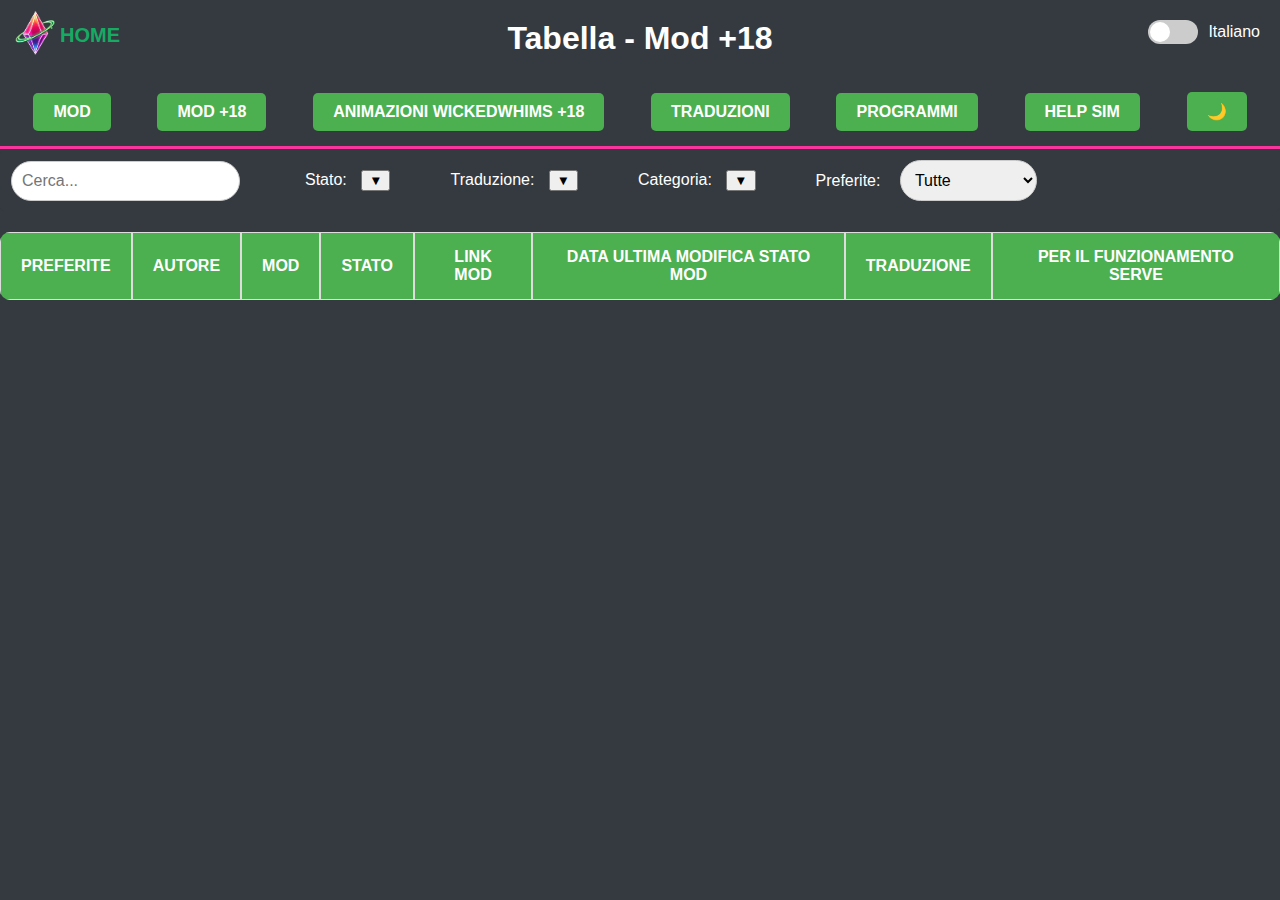
<file: mod18.html>
<!DOCTYPE html>
<html lang="it">
<head>
  <meta charset="UTF-8">
  <meta name="viewport" content="width=device-width, initial-scale=1.0">
  <title>Tabella - MOD +18</title>
  <link rel="icon" type="image/png" href="Immagini/plumboblogo.png">
    <style>
:root {
      --navbarbackground: #343a40;
      --navbarcolor: #fff;
      --formcontainerbackground: #343a40;
      --formcontainercolor: #fff;
      --h1backgroundcolor: #343a40;
      --h1color: white;
      --thchildcolor: #666666;
      --tdcolor: #555555;
      --thcolor: white;
      --bodybackground: #343a40;
      --sconosciutavar: #545454;
      --thtdcolor: white;
      --tdacolor: #B57EDC;
      --tdahover: #FFB6C1;
      --tdactive: #8E44AD;
      --text-color: #fff;
    }

    #filter-status-dropdown, #filter-translation-dropdown, #filter-category-dropdown {
  opacity: 0;
  transition: opacity 0.3s ease;
}
td a {
  color: var(--tdacolor);
}

td a:visited {
  color: var(--tdacolor);
}

td a:hover {
  color: var(--tdahover);
}

td a:active {
  color: var(--tdactive);
}

.language-toggle {
  position: absolute;
  top: 20px;
  right: 20px; /* Spostato in alto a destra */
  display: flex;
  align-items: center;
  gap: 10px;
  color: var(--text-color)
}
.switch {
      position: relative;
      display: inline-block;
      width: 50px;
      height: 24px;
    }

    .switch input {
      opacity: 0;
      width: 0;
      height: 0;
    }

    .slider {
      position: absolute;
      cursor: pointer;
      top: 0;
      left: 0;
      right: 0;
      bottom: 0;
      background-color: #ccc;
      transition: 0.4s;
      border-radius: 24px;
    }

    .slider:before {
      position: absolute;
      content: "";
      height: 20px;
      width: 20px;
      left: 2px;
      bottom: 2px;
      background-color: white;
      transition: 0.4s;
      border-radius: 50%;
    }

    input:checked + .slider {
      background-color: #16ab63;
    }

    input:checked + .slider:before {
      transform: translateX(26px);
    }
    .navbar {
  display: flex;
  flex-wrap: wrap;
  justify-content: space-around;
  align-items: center;
  background-color: var(--navbarbackground);
  padding: 10px;
  border-bottom: 3px solid #f9359d; /* Bordo inferiore della navbar */
}
.tooltip {
  position: absolute;
  background-color: var(--h1backgroundcolor);
  color: var(--h1color);
  padding: 5px 15px; /* Aumenta il padding orizzontale */
  border-radius: 5px;
  font-size: 14px;
  display: none;
  z-index: 1000; /* Ensures the tooltip appears above other elements */
  width: auto; /* Imposta la larghezza automatica */
  min-width: 150px; /* Imposta una larghezza minima */
  text-align: left; /* Allinea il testo a sinistra */
  max-width: none; /* Rimuovi il limite di larghezza */
}

.mod-name {
  position: relative; /* Rendi l'elemento contenitore posizionato per il tooltip */
}

.mod-name .tooltip {
  display: none; /* Mantieni nascosto di default */
  position: absolute;
  top: 0; /* Posiziona il tooltip sopra l'elemento mod-name */
  left: 80%; /* Posiziona il tooltip alla destra dell'elemento */
  transform: translateX(10px); /* Aggiungi un offset per distanziarlo un po' */
  background-color: var(--h1backgroundcolor);
  color: var(--h1color);
  padding: 5px 15px; /* Aumenta il padding orizzontale */
  border-radius: 5px;
  font-size: 14px;
  z-index: 1000;
  text-align: left; /* Allinea il testo a sinistra */
}

.mod-name:hover .tooltip {
  display: block; /* Mostra il tooltip al passaggio del mouse */
}
.navbar a, .navbar button {
  color: var(--navbarcolor);
  text-decoration: none;
  background-color: #4CAF50; /* Usa il colore di sfondo dal nuovo design */
  padding: 10px 20px; /* Più spazio cliccabile */
  border-radius: 5px; /* Raggio bordi più ampio */
  border: none;
  margin: 5px;
  cursor: pointer;
  transition: background-color 0.3s ease, transform 0.2s ease;
  font-size: 16px; /* Font più grande */
  text-align: center; /* Per centrare il testo */
  font-weight: bold;
}

.navbar a:hover, .navbar button:hover {
  background-color: #0f7041; /* Colore hover più intenso */
  transform: scale(1.05); /* Leggero ingrandimento al passaggio del mouse */
}
.sort-arrow {
  margin-left: 5px;
  font-size: 20px;
  color: var(--h1color);
}

.sort-arrow.asc:before {
  content: "↑"; /* Freccia su per l'ordinamento ascendente */
}

.sort-arrow.desc:before {
  content: "↓"; /* Freccia giù per l'ordinamento discendente */
}
      .scroll-to-top {
  position: fixed;
  bottom: 20px;
  right: 20px;
  display: none; /* Sarà visibile solo quando necessario */
  width: 50px;
  height: 50px;
  background-color: #f05454;
  color: white;
  text-align: center;
  line-height: 50px;
  font-size: 24px;
  font-weight: bold;
  border-radius: 50%;
  box-shadow: 0 4px 6px rgba(0, 0, 0, 0.1);
  cursor: pointer;
  transition: opacity 0.3s, transform 0.3s;
  z-index: 1000;
}

.scroll-to-top:hover {
  background-color: #d94343; /* Colore più scuro al passaggio del mouse */
  transform: scale(1.1); /* Leggera animazione di ingrandimento */
}

.scroll-to-top:active {
  transform: scale(0.95); /* Riduce leggermente le dimensioni al clic */
}
    .back-arrow {
      position: absolute;
      top: 10px;
      left: 10px;
      text-decoration: none;
      font-size: 20px;
      color: #16ab63;
      font-weight: bold;
      transition: color 0.3s ease, transform 0.2s ease;
      display: flex;
  align-items: center;
  text-decoration: none;
    }

    .back-arrow:hover {
      color: #16ab63;
      transform: scale(1.1);
    }
      
    body {
      font-family: Arial, sans-serif;
      background-color: var(--bodybackground);
      margin: 0;
      padding: 0;
    }
    
    input, select {
      margin: 10px 5px;
      padding: 10px;
      border-radius: 25px;
      border: 1px solid #ccc;
      font-size: 16px;
    }

    input:focus, select:focus {
      outline: none;
      border-color: #16ab63;
    }

    .form-container {
      display: flex;
      flex-wrap: wrap;
      justify-content: flex-start;
      align-items: center;
      margin-top: 0px; /* Riduci lo spazio sopra */
      margin-bottom: 0px; /* Riduci lo spazio sotto */
      padding: 5px;
      border: 1px solid var(--formcontainerbackground);
      border-radius: 5px;
      background-color: var(--formcontainerbackground);
      color: var(--formcontainercolor);
      gap: 60px;
    }

    .form-container label {
      margin-right: 10px;
      font-size: 16px;
    }

    input, select {
      margin: 5px;
    }

    .button-container {
      display: flex;
      flex-wrap: wrap;
      justify-content: center;
      gap: 10px;
    }

    h1 {
      color: var(--h1color);
      font-size: 2rem;
      margin: 0;
      padding: 20px 0;
      background-color: var(--h1backgroundcolor);
      text-align: center;
    }

    table {
      width: 100%;
      border-collapse: separate;
      border-spacing: 0;
      margin-top: 20px;
      border-radius: 10px;
      overflow: hidden;
      table-layout: auto;
    }

    th, td {
      padding: 15px 20px;
      text-align: center;
      border: 1px solid #ddd;
      font-size: 16px;
      word-wrap: break-word;
      color: var(--thtdcolor)
    }

    th {
      background-color: #4CAF50;
      color: var(--thcolor);
    }

    td {
      background-color: var(--tdcolor);
    }

    tr:nth-child(even) td {
      background-color: var(--thchildcolor);
    }

    .status {
      font-weight: bold;
      padding: 5px;
      border-radius: 5px;
      display: inline-block;
      width: auto;
      height: auto;
      text-transform: uppercase;
      color: white;
    }
      
    .status.nuova {
      color: #9372ff;
    }
      
    .status.compatibile {
      color: #008eff;
    }

    .status.rotta {
      color: #ff0015;
    }
    
    .status.sconosciuta {
      color: var(--sconosciutavar);
    }

    .status.aggiornata {
      color: #00d517;
    }

    .traduzione {
      font-weight: bold;
      padding: 5px 10px;
      border-radius: 5px;
      text-align: center;
      display: inline-block;
      white-space: nowrap;
    }

    .traduzione.inclusa {
      color: #54d41d;
    }

   .traduzione.non-necessaria {
     color: #38b6ff;
    }

    .traduzione.in-lavorazione {
       color: #ff57cb;
    }

    .traduzione.da-scaricare {
      color: #ff9800;
    }
      /* Stile per il popup */
.popup {
    display: none;
    position: fixed;
    top: 50%;
    left: 50%;
    transform: translate(-50%, -50%);
    background: var(--navbarbackground);
    color: var(--navbarcolor);
    padding: 20px;
    box-shadow: 0px 0px 10px rgba(0, 0, 0, 0.3);
    border-radius: 10px;
    z-index: 1000;
    text-align: center;
}

.popup-content button {
    margin: 10px;
    padding: 10px;
    border: none;
    cursor: pointer;
}

#download-btn {
    background: #28a745;
    color: white;
}

#close-btn {
    background: #dc3545;
    color: white;
}  

    @media (max-width: 600px) {

        .tooltip {
    font-size: 12px; /* Riduci la dimensione del testo per dispositivi mobili */
    max-width: 80%; /* La larghezza massima sarà l'80% dello schermo */
    left: 50%; /* Centra il tooltip rispetto all'elemento */
    transform: translateX(-50%); /* Assicurati che sia centrato */
  }
      h1 {
        font-size: 1.5rem;
        padding: 10px;
      }

      .navbar a, .navbar button {
        font-size: 14px;
        padding: 10px;
        width: 100%;
      }

      .form-container {
        flex-direction: column;
        align-items: flex-start;
      }
    }

    .star-container {
      display: flex;
      justify-content: center;
      align-items: center;
      width: 100%;
      height: 100%;
    }

    .star {
      font-size: 24px;
      cursor: pointer;
      color: grey;
      transition: transform 0.2s;
    }

    .star.favorite {
      color: gold;
    }

    .star:hover {
      transform: scale(1.2);
    }
  </style>
</head>
<body>
  <a href="index.html" class="back-arrow">
    <img src="Immagini/plumboblogonoscritte.png" alt="Home Logo" width="50" height="auto">
    <span class="home-text">HOME</span>
  </a>
  <h1 id="page-title">Tabella - Mod +18</h1>
  <div class="navbar">
    <a href="mod.html" id="mod-link">MOD</a>
    <a href="mod18.html" id="mod18-link">MOD +18</a>
    <a href="animazioniww18.html" id="animazioniww18-link">ANIMAZIONI WICKEDWHIMS +18</a>
    <a href="traduzioni.html" id="traduzioni-link">TRADUZIONI</a>
    <a href="programmi.html" id="programmi-link">PROGRAMMI</a>
    <a href="#" id="desc-mod-btn">HELP SIM</a>
    <button id="themeSwitch" onclick="toggleTheme()" class="theme-toggle" title="Cambia Tema">🌙</button>
  </div>
  <div class="language-toggle">
    <label class="switch">
      <input type="checkbox" id="language-switch">
      <span class="slider"></span>
    </label>
    <span id="language-label">Italiano</span>
  </div>
  <div id="popup" class="popup">
    <div class="popup-content">
        <h2>🚀 HELP SIM</h2>
        <p>
          Stanco di installare mod e traduzioni a mano? Help Sim è qui per salvarti! 
          Con pochi click, potrai aggiungere le tue mod preferite, tenere tutto sotto controllo e persino dare una bella ripulita ai file cache di The Sims 4!
          Che tu voglia ampliare il tuo gioco con nuove mod o semplicemente tenere tutto in ordine, sei nel posto giusto.
        </p>
        
        <p>Ora rilassati, personalizza il tuo gioco e lascia che <strong>Help Sim</strong> faccia il resto! 🎮✨</p>
        
        <hr>
  
        <h3>⚠️ PICCOLE ATTENZIONI PRIMA DELLO SCARICO ⚠️</h3>
        <ul style="list-style-type: none; padding-left: 0;">
            <li>★ Se l’antivirus blocca il programma, clicca su <strong>"Esegui comunque"</strong>.<br>
                Il programma è sicuro! In quanto creato interamente da noi.</li>
            <li>★ Prima dell’uso, <strong>leggi la guida</strong> disponibile nella home del programma.</li>
            <li>★ Supporta solo i file delle mod e delle traduzioni in <strong>formato ZIP</strong>.</li>
            <li>★ <strong>Non supporta</strong> i file singoli <em>.package</em> (CC e mod non zip).</li>
            <li>★ <strong>Non funziona</strong> con la cartella di The Sims in unità esterne (HDD, SSD, USB, ecc.).</li>
        </ul>
  
        <div class="popup-buttons">
            <button id="download-btn">📥 Scarica</button>
            <button id="close-btn">❌ Chiudi</button>
        </div>
    </div>
  </div>
<div class="form-container">
  <div>
    <input type="text" id="search" oninput="filterTable()" placeholder="Search...">
  </div>
  <div>
    <label for="filter-status" id="filter-status-label">Status:</label>
    <button onclick="toggleDropdown('filter-status-dropdown')">▼</button>
    <div id="filter-status-dropdown" style="display:none;">
      <!-- It -->
      <div class="it-label">
        <label><input type="checkbox" value="Compatibile" id="status-compatibile" onchange="filterTable()"> Compatibile</label><br>
        <label><input type="checkbox" value="Rotta" id="status-rotta" onchange="filterTable()"> Rotta</label><br>
        <label><input type="checkbox" value="Aggiornata" id="status-aggiornata" onchange="filterTable()"> Aggiornata</label><br>
        <label><input type="checkbox" value="Sconosciuta" id="status-sconosciuta" onchange="filterTable()"> Sconosciuta</label><br>
        <label><input type="checkbox" value="Nuova" id="status-nuova" onchange="filterTable()"> Nuova</label>
      </div>
  
      <!-- En -->
      <div class="en-label" style="display:none;">
        <label><input type="checkbox" value="Compatible" id="status-compatible" onchange="filterTable()"> Compatible</label><br>
        <label><input type="checkbox" value="Broken" id="status-broken" onchange="filterTable()"> Broken</label><br>
        <label><input type="checkbox" value="Updated" id="status-updated" onchange="filterTable()"> Updated</label><br>
        <label><input type="checkbox" value="Unknown" id="status-unknown" onchange="filterTable()"> Unknown</label><br>
        <label><input type="checkbox" value="New" id="status-new" onchange="filterTable()"> New</label>
      </div>
    </div>
  </div>
  
  <div>
    <label for="filter-translation" id="filter-translation-label">Translation:</label>
    <button onclick="toggleDropdown('filter-translation-dropdown')">▼</button>
    <div id="filter-translation-dropdown" style="display:none;">
      <!-- Selezione in Italiano -->
      <div class="it-label">
        <label><input type="checkbox" value="Inclusa" id="translation-inclusa" onchange="filterTable()"> Inclusa</label><br>
        <label><input type="checkbox" value="Non necessaria" id="translation-non-necessaria" onchange="filterTable()"> Non Necessaria</label><br>
        <label><input type="checkbox" value="Da scaricare" id="translation-da-scaricare" onchange="filterTable()"> Da Scaricare</label><br>
        <label><input type="checkbox" value="In lavorazione" id="translation-in-lavorazione" onchange="filterTable()"> In Lavorazione</label>
      </div>
  
      <!-- Selezione in Inglese -->
      <div class="en-label" style="display:none;">
        <label><input type="checkbox" value="Included" id="translation-included" onchange="filterTable()"> Included</label><br>
        <label><input type="checkbox" value="Not Needed" id="translation-not-needed" onchange="filterTable()"> Not Needed</label><br>
        <label><input type="checkbox" value="To Download" id="translation-to-download" onchange="filterTable()"> To Download</label><br>
        <label><input type="checkbox" value="To Do" id="translation-to-do" onchange="filterTable()"> To Do</label>
      </div>    
    </div>
  </div>
  
    <div>
      <label for="filter-category" id="filter-category-label">Categoria:</label>
      <button onclick="toggleDropdown('filter-category-dropdown')">▼</button>
      <div id="filter-category-dropdown" style="display:none;">
        <!-- Le checkbox delle categorie verranno aggiunte dinamicamente qui -->
      </div>
    </div>
    <div>
      <label for="filter-favorites" id="filter-favorites-label">Preferite:</label>
      <select id="filter-favorites" onchange="filterTable()">
        <!-- Italian version -->
        <option value="">Tutte</option>
        <option value="true">Preferite</option>
        <option value="false">Non Preferite</option>
      
        <!-- English version -->
        <option value="">All</option>
        <option value="true">Favorites</option>
        <option value="false">No Favorites</option>
      </select>
    </div>
</div>
  <div>
  </div>
  <table id="mods-table">
    <thead>
      <tr>
        <th onclick="sortTable(0)">PREFERITE <span class="sort-arrow" id="arrow-0"></span></th>
        <th onclick="sortTable(1)">AUTORE <span class="sort-arrow" id="arrow-1"></span></th>
        <th onclick="sortTable(2)">MOD <span class="sort-arrow" id="arrow-2"></span></th>
        <th onclick="sortTable(3)">STATO <span class="sort-arrow" id="arrow-3"></span></th>
        <th onclick="sortTable(4)">LINK MOD <span class="sort-arrow" id="arrow-4"></span></th>
        <th onclick="sortTable(5)">DATA ULTIMA MODIFICA STATO MOD <span class="sort-arrow" id="arrow-5"></span></th>
        <th onclick="sortTable(6)">TRADUZIONE <span class="sort-arrow" id="arrow-6"></span></th>
        <th onclick="sortTable(7)">PER IL FUNZIONAMENTO SERVE <span class="sort-arrow" id="arrow-7"></span></th>
      </tr>
    </thead>
    <tbody>
      <!-- Le righe verranno aggiunte tramite JavaScript -->
    </tbody>
  </table>

  <script>

document.getElementById("desc-mod-btn").addEventListener("click", function(event) {
    event.preventDefault();
    document.getElementById("popup").style.display = "block";
});

document.getElementById("close-btn").addEventListener("click", function() {
    document.getElementById("popup").style.display = "none";
});

document.getElementById("download-btn").addEventListener("click", function() {
    const link = document.createElement("a");
    link.href = "https://github.com/PianetaSimTS/HelpSim/releases/download/HelpSim/HelpSim.exe";
    link.download = "HelpSim.exe";
    document.body.appendChild(link);
    link.click();
    document.body.removeChild(link);
    document.getElementById("popup").style.display = "none"; // Chiude il popup dopo il download
});

// Funzione per ottenere la traduzione della categoria in base alla lingua selezionata
function translateCategory(category, lang) {
  if (lang === "en") {
    return categoryTranslation[category] || category;
  } else {
    return Object.keys(categoryTranslation).find(key => categoryTranslation[key] === category) || category;
  }
}

// Funzione per aggiornare il dropdown delle categorie con la lingua selezionata
function updateCategoryDropdown(mods) {
  const lang = localStorage.getItem("language") || "it"; // Recupera la lingua dal localStorage
  const dropdown = document.getElementById("filter-category-dropdown");
  dropdown.innerHTML = ""; // Pulisce il contenuto precedente

  // Estrai le categorie uniche e le traduce in base alla lingua
  const categories = [...new Set(mods.map(mod => mod.Categoria || '').filter(c => c !== ''))];

  categories.forEach(category => {
    const translatedCategory = translateCategory(category, lang);

    const checkbox = document.createElement("input");
    checkbox.type = "checkbox";
    checkbox.value = translatedCategory;
    checkbox.id = `category-${translatedCategory.replace(/\s+/g, "-").toLowerCase()}`;
    checkbox.onchange = filterTable;

    const label = document.createElement("label");
    label.setAttribute("for", checkbox.id);
    label.textContent = translatedCategory;

    dropdown.appendChild(checkbox);
    dropdown.appendChild(label);
    dropdown.appendChild(document.createElement("br"));
  });
}

// Funzione per cambiare lingua e aggiornare le categorie
function toggleLanguage() {
  const isEnglish = languageSwitch.checked;
  const lang = isEnglish ? "en" : "it";
  languageLabel.textContent = isEnglish ? "English" : "Italiano";
  localStorage.setItem("language", lang);

  loadModsFromJson(); // Ricarica i dati con la lingua aggiornata
}

function loadModsFromJson() {
  fetch('https://raw.githubusercontent.com/PianetaSimTS/PianetaSim/refs/heads/main/Json/mods18.json')
    .then(response => response.json())
    .then(mods => {
      const favorites = JSON.parse(localStorage.getItem("favorites")) || [];
      const table = document.getElementById("mods-table").getElementsByTagName("tbody")[0];
      table.innerHTML = '';

      // Ottieni la lingua corrente
      const lang = localStorage.getItem("language") || "it";
      const dependencyKey = lang === "en" ? "DependencyEN" : "DependencyIT";
      const descriptionKey = lang === "en" ? "DescrizioneEN" : "DescrizioneIT";

      // Aggiorna il filtro categorie con la traduzione corretta
      updateCategoryDropdown(mods);

      // Creazione righe tabella
      mods.forEach(mod => {
        const isFavorite = favorites.includes(mod.ModName);
        const newRow = table.insertRow();

        // Traduci la categoria prima di inserirla nell'attributo data-categories
        const translatedCategory = translateCategory(mod.Categoria || '', lang);

        newRow.setAttribute("data-categories", translatedCategory.toLowerCase());
        const tooltip = document.createElement("div");
        tooltip.classList.add("tooltip");

        // Usa la descrizione nella lingua selezionata
        tooltip.textContent = mod[descriptionKey] || "Nessuna descrizione disponibile";

        const modLink = mod.SiteLink || '#';
        sessionStorage.setItem(mod.ModName, modLink);

        newRow.innerHTML = `
          <td>
            <span class="star-container">
              <span class="star ${isFavorite ? 'favorite' : ''}" onclick="toggleFavorite('${mod.ModName}')">&#9733;</span>
            </span>
          </td>
          <td>${mod.Author || ''}</td>
          <td class="mod-name" onmouseover="showTooltip(event, '${mod.ModName}')" onmouseout="hideTooltip(event)">
            ${mod.ModName || ''}
            <div class="tooltip">${mod[descriptionKey] || "Nessuna descrizione disponibile"}</div>
          </td>
          <td>
            <span class="status ${(mod.Status || 'sconosciuta').toLowerCase()}">
              ${lang === "en" ? (translations[mod.Status.trim().charAt(0).toUpperCase() + mod.Status.trim().slice(1)] || mod.Status) : mod.Status}
            </span>
          </td>
          <td><a href="${modLink}" target="_blank" rel="noopener noreferrer">Visita</a></td>
          <td>${mod.DataUltimaModifica || ''}</td>
          <td>
            <span class="traduzione ${(mod.Translation || '').replace(" ", "-").toLowerCase()}">
              ${lang === "en" ? (translationTranslations[mod.Translation] || mod.Translation).toUpperCase().replace("-", " ") : mod.Translation.toUpperCase().replace("-", " ")}
            </span>
          </td>
          <td>${mod[dependencyKey] || ''}</td>
        `;

        newRow.querySelector('.mod-name').appendChild(tooltip);
      });

      checkModUpdates(mods);
      filterTable();
    })
    .catch(error => console.error('Errore nel caricare il JSON:', error));
}

// Funzione per cambiare lingua e aggiornare le categorie
function toggleLanguage() {
  const isEnglish = languageSwitch.checked;
  const lang = isEnglish ? "en" : "it";
  languageLabel.textContent = isEnglish ? "English" : "Italiano";
  localStorage.setItem("language", lang);

  updateCategoryDropdown(); // Aggiorna le categorie
  loadModsFromJson(); // Ricarica i dati con la lingua aggiornata
}

function checkModUpdates(mods) {
  let favorites = JSON.parse(localStorage.getItem("favorites")) || [];
  let savedMods = JSON.parse(localStorage.getItem("savedMods")) || {};

  let updatedMods = [];

  mods.forEach(mod => {
    if (favorites.includes(mod.ModName)) {
      let prevData = savedMods[mod.ModName];

      if (!prevData || prevData.Status !== mod.Status || prevData.DataUltimaModifica !== mod.DataUltimaModifica) {
        updatedMods.push(mod);
      }

      // Aggiorna i dati salvati
      savedMods[mod.ModName] = {
        Status: mod.Status,
        DataUltimaModifica: mod.DataUltimaModifica
      };
    }
  });
  localStorage.setItem("savedMods", JSON.stringify(savedMods));

// Definizione dei testi per la notifica in entrambe le lingue
const notificationTexts = {
  it: "Le seguenti mod preferite sono state modificate:\n",
  en: "The following favorite mods have been changed:\n"
};
const lang = localStorage.getItem("language") || "it";

// Modifica il nome della proprietà a seconda della lingua
const statusLabel = lang === "it" ? "Stato" : "Status";

// Se ci sono mod aggiornate, mostra una notifica
if (updatedMods.length > 0) {
  let message = notificationTexts[lang] + 
                updatedMods.map(mod => `${mod.ModName} - ${statusLabel}: ${mod.Status} (${mod.DataUltimaModifica})`).join("\n");
  alert(message); // Puoi sostituirlo con una notifica più elegante
}
}

let lastSortedColumn = -1; // Memorizza l'ultima colonna ordinata
let lastSortDirection = 'asc'; // Ordine di ordinamento: ascendente (default) o discendente

function sortTable(columnIndex) {
  const table = document.getElementById("mods-table");
  const rows = Array.from(table.rows).slice(1); // Esclude l'intestazione
  const arrow = document.getElementById(`arrow-${columnIndex}`);

  // Cambia la direzione dell'ordinamento se la stessa colonna è cliccata
  if (lastSortedColumn === columnIndex) {
    lastSortDirection = (lastSortDirection === 'asc') ? 'desc' : 'asc';
  } else {
    lastSortDirection = 'asc'; // Imposta l'ordinamento ascendente per una nuova colonna
  }

  // Funzione di ordinamento in base alla colonna cliccata
  const compare = (a, b) => {
    let valA = a.cells[columnIndex].textContent.trim().toLowerCase();
    let valB = b.cells[columnIndex].textContent.trim().toLowerCase();

    if (valA < valB) return lastSortDirection === 'asc' ? -1 : 1;
    if (valA > valB) return lastSortDirection === 'asc' ? 1 : -1;
    return 0;
  };

  // Ordina le righe
  rows.sort(compare);

  // Rimuove le righe attuali dalla tabella e le riaggiunge in ordine
  rows.forEach(row => table.appendChild(row));

  // Azzera le frecce di tutte le colonne
  document.querySelectorAll('.sort-arrow').forEach(arrow => arrow.classList.remove('asc', 'desc'));

  // Aggiungi la classe della freccia per la colonna ordinata
  arrow.classList.add(lastSortDirection);

  // Memorizza l'ultima colonna ordinata
  lastSortedColumn = columnIndex;
}

const translations = {
  "Compatibile": "Compatible",
  "Rotta": "Broken",
  "Aggiornata": "Updated",
  "Sconosciuta": "Unknown",
  "Nuova": "New",
  "Compatible": "Compatibile",
  "Broken": "Rotta",
  "Updated": "Aggiornata",
  "Unknown": "Sconosciuta",
  "New": "Nuova"
};

const translationTranslations = {
  "inclusa": "Included",
  "non necessaria": "Not Needed",
  "da-scaricare": "To Download",
  "in-lavorazione": "To Do",
  "Included": "Inclusa",
  "Not Needed": "Non necessaria",
  "To Download": "Da scaricare",
  "To Do": "In lavorazione"
};

const categoryTranslation = {
  "Carriere": "Careers",
  "Gameplay": "Gameplay",
  "Oggetti Funzionali": "Functional Items",
  "Utilità": "Utilities",
  "Tratti": "Traits",
  "Bug fix": "Bug Fixes",
  "Varie": "Miscellaneous"
};


function filterTable() {
  const searchValue = document.getElementById("search").value.toLowerCase();

  // Identificare la lingua attuale
  const isEnglish = document.querySelector(".en-label").style.display !== "none";

  // Stato - raccogli i valori selezionati e convertirli in un formato uniforme
  const selectedStatuses = Array.from(document.querySelectorAll('#filter-status-dropdown input:checked'))
                                .map(input => {
                                  let value = input.value;
                                  return isEnglish ? translations[value] : value; 
                                }).map(v => v.toLowerCase()); // Converte in lowercase

  // Traduzione - raccogli i valori selezionati e applica la traduzione corretta in base alla lingua
  const selectedTranslations = Array.from(document.querySelectorAll('#filter-translation-dropdown input:checked'))
                                     .map(input => {
                                       let value = input.value.toLowerCase();
                                       // Traduzione corretta in base alla lingua
                                       if (isEnglish) {
                                         return translationTranslations[value] ? translationTranslations[value].toLowerCase() : value; 
                                       } else {
                                         return value; // In italiano, il valore è già corretto
                                       }
                                     });

  // Categoria - raccogli i valori selezionati
  const selectedCategories = Array.from(document.querySelectorAll('#filter-category-dropdown input:checked'))
                                   .map(input => input.value.toLowerCase());

  const filterFavorites = document.getElementById("filter-favorites").value.toLowerCase();

  const table = document.getElementById("mods-table");
  const rows = table.getElementsByTagName("tr");

  for (let i = 1; i < rows.length; i++) {
    const row = rows[i];
    const modName = row.querySelector(".mod-name").textContent.toLowerCase();
    const author = row.cells[1].textContent.toLowerCase(); // Colonna autore
    let status = row.querySelector(".status").textContent.trim();
    status = isEnglish ? (translations[status] || status) : status;
    status = status.toLowerCase(); // Per evitare problemi di maiuscole/minuscole
    const translation = row.querySelector(".traduzione").textContent.toLowerCase();
    const categories = row.getAttribute("data-categories").toLowerCase();
    const isFavorite = row.querySelector(".star").classList.contains("favorite");
    // Confronto con i valori tradotti
    const matchesSearch = modName.includes(searchValue) || author.includes(searchValue);
    const matchesStatus = selectedStatuses.length === 0 || selectedStatuses.includes(status);
    // Verifica se la traduzione è selezionata e se corrisponde
    const matchesTranslation = selectedTranslations.length === 0 || selectedTranslations.some(translationVal => translation.includes(translationVal));
    const matchesCategory = selectedCategories.length === 0 || selectedCategories.some(category => categories.includes(category));
    const matchesFavorites = !filterFavorites || (filterFavorites === 'true' ? isFavorite : !isFavorite);
    row.style.display = (matchesSearch && matchesStatus && matchesTranslation && matchesCategory && matchesFavorites) ? "" : "none";
  }
}


function toggleFavorite(modName) {
  // Prendi la lingua attuale dal localStorage
  const lang = localStorage.getItem("language") || "it";
  
  // Carica i preferiti dal localStorage
  let favorites = JSON.parse(localStorage.getItem("favorites")) || [];
  
  if (favorites.includes(modName)) {
    favorites = favorites.filter(favorite => favorite !== modName);
    // Usa il testo corretto in base alla lingua
    alert(modName + (lang === "en" ? " has been removed from favorites." : " è stata rimossa dai preferiti."));
  } else {
    favorites.push(modName);
    // Usa il testo corretto in base alla lingua
    alert(modName + (lang === "en" ? " has been added to favorites!" : " è stata aggiunta ai preferiti!"));
  }
  
  // Salva nuovamente i preferiti nel localStorage
  localStorage.setItem("favorites", JSON.stringify(favorites));
  loadModsFromJson();
}
    window.onload = loadModsFromJson;


    function applyTheme(theme) {
  const root = document.documentElement;
  const themeSwitch = document.getElementById("themeSwitch");
  
  if (theme === "light") {
    root.style.setProperty("--navbarbackground", "#ffffff"); // Grigio molto chiaro per la navbar
root.style.setProperty("--navbarcolor", "#000000"); // Testo scuro per la navbar
root.style.setProperty("--formcontainerbackground", "#ffffff"); // Bianco per lo sfondo del contenitore
root.style.setProperty("--formcontainercolor", "#black"); // Testo scuro nel contenitore
root.style.setProperty("--h1backgroundcolor", "#ffffff"); // Grigio chiaro per sfondo h1
root.style.setProperty("--h1color", "#black"); // Testo scuro per h1
root.style.setProperty("--thchildcolor", "#f2f2f2"); // Grigio medio per i titoli delle colonne
root.style.setProperty("--tdcolor", "#f9f9f9"); // Grigio medio-scuro per il testo nelle celle
root.style.setProperty("--thcolor", "#000000"); // Testo scuro per i titoli delle colonne
root.style.setProperty("--bodybackground", "#ffffff"); // Sfondo bianco per il corpo
root.style.setProperty("--sconosciutavar", "#545454"); // Giallo brillante per mantenere un colore vivace
root.style.setProperty("--thtdcolor", "black");
root.style.setProperty("--tdacolor", "blue");
root.style.setProperty("--tdahover", "#551A8B");
root.style.setProperty("--tdactive", "#000080");    
root.style.setProperty("--text-color", "#000");
    themeSwitch.textContent = "🌞";
  } else {
    // Passa al tema scuro
    root.style.setProperty("--navbarbackground", "#343a40");
    root.style.setProperty("--navbarcolor", "#fff");
    root.style.setProperty("--formcontainerbackground", "#343a40");
    root.style.setProperty("--formcontainercolor", "#fff");
    root.style.setProperty("--h1backgroundcolor", "#343a40");
    root.style.setProperty("--h1color", "white");
    root.style.setProperty("--thchildcolor", "#666666");
    root.style.setProperty("--tdcolor", "#555555");
    root.style.setProperty("--thcolor", "white");
    root.style.setProperty("--bodybackground", "#343a40");
    root.style.setProperty("--sconosciutavar", "#FFFBB9");
    root.style.setProperty("--thtdcolor", "white");
    root.style.setProperty("--tdacolor", "#B57EDC");
    root.style.setProperty("--tdahover", "#FFB6C1");
    root.style.setProperty("--tdactive", "#8E44AD");
    root.style.setProperty("--text-color", "#fff");
    themeSwitch.textContent = "🌙";
  }
}


const languageSwitch = document.getElementById("language-switch");
const languageLabel = document.getElementById("language-label");

// Testi in italiano e inglese
const texts = {
  it: {
    helpSimTitle: "🚀 HELP SIM",
    helpSimDesc: "Stanco di installare mod e traduzioni a mano? Help Sim è qui per salvarti! Con pochi click, potrai aggiungere le tue mod preferite, tenere tutto sotto controllo e persino dare una bella ripulita ai file cache di The Sims 4! Che tu voglia ampliare il tuo gioco con nuove mod o semplicemente tenere tutto in ordine, sei nel posto giusto.",
    relax: "Ora rilassati, personalizza il tuo gioco e lascia che <strong>Help Sim</strong> faccia il resto! 🎮✨",
    precautions: "⚠️ PICCOLE ATTENZIONI PRIMA DELLO SCARICO ⚠️",
    antivirus: "★ Se l’antivirus blocca il programma, clicca su <strong>\"Esegui comunque\"</strong>.<br>Il programma è sicuro! In quanto creato interamente da noi.",
    guide: "★ Prima dell’uso, <strong>leggi la guida</strong> disponibile nella home del programma.",
    zipSupport: "★ Supporta solo i file delle mod e delle traduzioni in <strong>formato ZIP</strong>.",
    noPackage: "★ <strong>Non supporta</strong> i file singoli <em>.package</em> (CC e mod non zip).",
    noExternal: "★ <strong>Non funziona</strong> con la cartella di The Sims in unità esterne (HDD, SSD, USB, ecc.).",
    download: "📥 Scarica",
    close: "❌ Chiudi",
    pageTitle: "Tabella - Mod +18",
    modLink: "MOD",
    mod18Link: "MOD +18",
    animazioniww18Link: "ANIMAZIONI WICKEDWHIMS +18",
    traduzioniLink: "TRADUZIONI",
    programmiLink: "PROGRAMMI",
    helpSimLink: "HELP SIM",
    searchPlaceholder: "Cerca...",
    filterStatusLabel: "Stato:",
    filterTranslationLabel: "Traduzione:",
    filterCategoryLabel: "Categoria:",
    filterFavoritesLabel: "Preferite:",
    tableHeaders: {
      favorites: "PREFERITE",
      author: "AUTORE",
      mod: "MOD",
      status: "STATO",
      modLink: "LINK MOD",
      lastModified: "DATA ULTIMA MODIFICA STATO MOD",
      translation: "TRADUZIONE",
      requirements: "PER IL FUNZIONAMENTO SERVE"
    }
  },
  en: {
    helpSimTitle: "🚀 HELP SIM",
    helpSimDesc: "Tired of installing mods and translations manually? Help Sim is here to save you! With just a few clicks, you can add your favorite mods, keep everything under control and even clean up The Sims 4 cache files! Whether you want to expand your game with new mods or simply keep everything in order, you are in the right place.",
    relax: "Now relax, customize your game and let <strong>Help Sim</strong> do the rest! 🎮✨",
    precautions: "⚠️ SMALL PRECAUTIONS BEFORE DOWNLOADING  ⚠️",
    antivirus: "★ If the antivirus blocks the program, click on <strong>\"Run anyway\"</strong>.<br>The program is safe! It was entirely created by us.",
    guide: "★ Before using it, <strong>read the guide</strong> available on the program’s home page.",
    zipSupport: "★ Supports only mod and translation files in <strong>ZIP format</strong>.",
    noPackage: "★ <strong>Does not support</strong> single <em>.package</em> files (CC and non-zipped mods).",
    noExternal: "★ <strong>Does not work</strong> with The Sims folder on external drives (HDD, SSD, USB, etc.).",
    download: "📥 Download",
    close: "❌ Close",
    pageTitle: "Table - Mod +18",
    modLink: "MOD",
    mod18Link: "MOD +18",
    animazioniww18Link: "ANIMATIONS WICKEDWHIMS +18",
    traduzioniLink: "ITALIAN TRANSLATIONS",
    programmiLink: "PROGRAMS",
    helpSimLink: "HELP SIM",
    searchPlaceholder: "Search...",
    filterStatusLabel: "Status:",
    filterTranslationLabel: "Italian Translation:",
    filterCategoryLabel: "Category:",
    filterFavoritesLabel: "Favorites:",
    tableHeaders: {
      favorites: "FAVORITES",
      author: "AUTHOR",
      mod: "MOD",
      status: "STATUS",
      modLink: "LINK MOD",
      lastModified: "LAST MODIFICATION DATE MOD STATUS",
      translation: " ITALIAN TRANSLATION",
      requirements: "FOR OPERATION IS NECESSARY"
    }
  }
};

// Funzione per cambiare lingua
function toggleLanguage() {
  const isEnglish = languageSwitch.checked;
  const lang = isEnglish ? "en" : "it";
  languageLabel.textContent = isEnglish ? "English" : "Italiano";
  localStorage.setItem("language", lang);

  // Aggiornamento dinamico dei testi
  document.querySelector("#popup h2").textContent = texts[lang].helpSimTitle;
  document.querySelector("#popup p").innerHTML = texts[lang].helpSimDesc;
  document.querySelector("#popup p:nth-of-type(2)").innerHTML = texts[lang].relax;
  document.querySelector("#popup h3").textContent = texts[lang].precautions;
  const precautionsList = document.querySelector("#popup ul");
precautionsList.innerHTML = `
  <li>${texts[lang].antivirus}</li>
  <li>${texts[lang].guide}</li>
  <li>${texts[lang].zipSupport}</li>
  <li>${texts[lang].noPackage}</li>
  <li>${texts[lang].noExternal}</li>
`;

  document.getElementById("download-btn").textContent = texts[lang].download;
  document.getElementById("close-btn").textContent = texts[lang].close;
  document.getElementById("page-title").textContent = texts[lang].pageTitle;
  document.getElementById("mod-link").textContent = texts[lang].modLink;
  document.getElementById("mod18-link").textContent = texts[lang].mod18Link;
  document.getElementById("animazioniww18-link").textContent = texts[lang].animazioniww18Link;
  document.getElementById("traduzioni-link").textContent = texts[lang].traduzioniLink;
  document.getElementById("programmi-link").textContent = texts[lang].programmiLink;
  document.getElementById("desc-mod-btn").textContent = texts[lang].helpSimLink;
  document.querySelector("#search").placeholder = texts[lang].searchPlaceholder;
  document.getElementById("filter-status-label").textContent = texts[lang].filterStatusLabel;
  document.getElementById("filter-translation-label").textContent = texts[lang].filterTranslationLabel;
  document.getElementById("filter-category-label").textContent = texts[lang].filterCategoryLabel;
  document.getElementById("filter-favorites-label").textContent = texts[lang].filterFavoritesLabel;
  document.querySelector("th:nth-child(1)").textContent = texts[lang].tableHeaders.favorites;
  document.querySelector("th:nth-child(2)").textContent = texts[lang].tableHeaders.author;
  document.querySelector("th:nth-child(3)").textContent = texts[lang].tableHeaders.mod;
  document.querySelector("th:nth-child(4)").textContent = texts[lang].tableHeaders.status;
  document.querySelector("th:nth-child(5)").textContent = texts[lang].tableHeaders.modLink;
  document.querySelector("th:nth-child(6)").textContent = texts[lang].tableHeaders.lastModified;
  document.querySelector("th:nth-child(7)").textContent = texts[lang].tableHeaders.translation;
  document.querySelector("th:nth-child(8)").textContent = texts[lang].tableHeaders.requirements;

  languageLabel.textContent = isEnglish ? "English" : "Italiano";
  localStorage.setItem("language", lang);
  
  const italianLabels = document.querySelectorAll('.it-label');
  const englishLabels = document.querySelectorAll('.en-label');
  
  italianLabels.forEach(label => label.style.display = isEnglish ? 'none' : 'block');
  englishLabels.forEach(label => label.style.display = isEnglish ? 'block' : 'none');
  const filterFavorites = document.getElementById('filter-favorites');
  
  if (isEnglish) {
    filterFavorites.innerHTML = `
      <option value="">All</option>
      <option value="true">Favorites</option>
      <option value="false">No Favorites</option>
    `;
  } else {
    filterFavorites.innerHTML = `
      <option value="">Tutte</option>
      <option value="true">Preferite</option>
      <option value="false">Non Preferite</option>
    `;
  }

  // Reset the dropdown to the default value (All or Tutte)
  filterFavorites.selectedIndex = 0;  // This will select the first option (All or Tutte)
  
  // Reset the search field
  document.getElementById("search").value = ""; 

  // Call filterTable() again to apply the reset
  filterTable();
  setTimeout(loadModsFromJson, 100); 
}


// Impostazione della lingua iniziale
function setInitialLanguage() {
  const savedLanguage = localStorage.getItem("language") || "it";
  languageSwitch.checked = savedLanguage === "en";
  toggleLanguage();
}

languageSwitch.addEventListener("change", toggleLanguage);
setInitialLanguage();

function showTooltip(event, modName) {
  const tooltip = document.querySelector(`#${modName} .tooltip`);
  tooltip.style.display = 'block';
}

function hideTooltip(event) {
  const tooltip = event.target.querySelector('.tooltip');
  if (tooltip) {
    tooltip.style.display = 'none';
  }
}
function toggleDropdown(id) {
  var dropdown = document.getElementById(id);
  var button = dropdown.previousElementSibling;

  // Cambia la visibilità con un fade
  if (dropdown.style.display === 'none' || dropdown.style.display === '') {
    dropdown.style.display = 'block';
    setTimeout(function() {
      dropdown.style.opacity = 1;
    }, 10);
    button.innerHTML = '▲';
  } else {
    dropdown.style.opacity = 0;
    setTimeout(function() {
      dropdown.style.display = 'none';
    }, 300); // Attendere il tempo della transizione
    button.innerHTML = '▼';
  }
}
// Funzione per alternare il tema e salvarlo
function toggleTheme() {
  const currentTheme = localStorage.getItem("theme") || "dark";
  const newTheme = currentTheme === "dark" ? "light" : "dark";
  localStorage.setItem("theme", newTheme); // Salva il tema
  applyTheme(newTheme); // Applica il tema
}

// Applica il tema al caricamento della pagina
window.onload = function () {
  const savedTheme = localStorage.getItem("theme") || "dark"; // Imposta tema di default
  applyTheme(savedTheme); // Applica il tema salvato
  loadModsFromJson(); // Carica i dati della tabella
};

window.addEventListener("scroll", function () {
  const scrollToTopButton = document.getElementById("scrollToTop");
  if (window.scrollY > 300) {
    scrollToTopButton.style.display = "block";
  } else {
    scrollToTopButton.style.display = "none";
  }
});

// Gestione dell'evento beforeunload per svuotare sessionStorage
window.addEventListener('beforeunload', () => {
  // Cancella tutti i mod link salvati in sessionStorage quando la pagina viene chiusa o ricaricata
  Object.keys(sessionStorage)
    .filter(key => key !== 'favorites') // Esclude eventualmente altre chiavi (come i preferiti)
    .forEach(key => sessionStorage.removeItem(key)); 
});

  // Scroll fluido verso l'alto
  document.getElementById("scrollToTop").addEventListener("click", function (e) {
    e.preventDefault();
    window.scrollTo({ top: 0, behavior: "smooth" });
  });

  themeSwitch.addEventListener("change", toggleTheme);
  setInitialTheme();
  </script>
  <a href="#top" class="scroll-to-top" id="scrollToTop" title="Torna in alto">&#x25B2;</a>
</body>
</html>
</file>
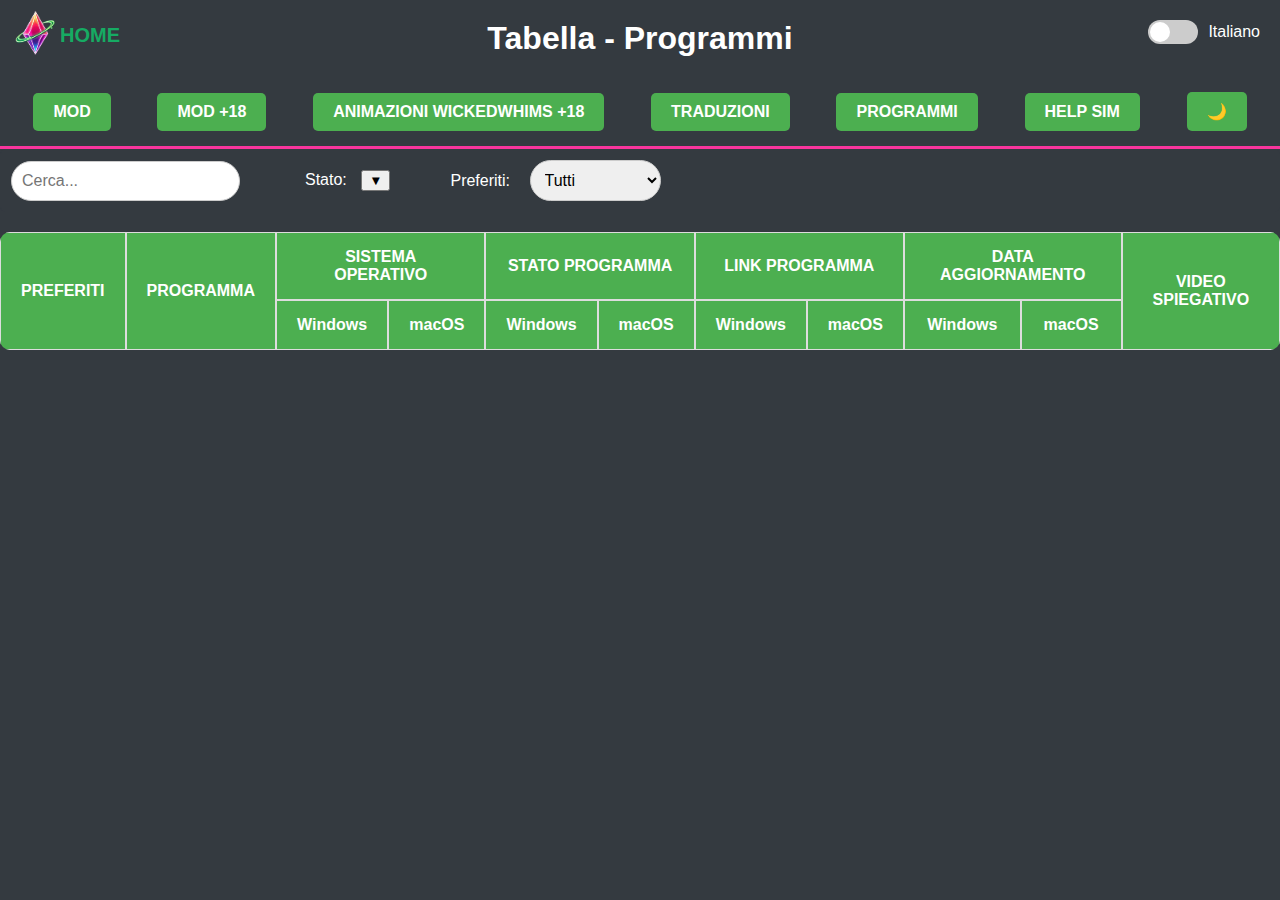
<file: programmi.html>
<!DOCTYPE html>
<html lang="it">
<head>
  <meta charset="UTF-8">
  <meta name="viewport" content="width=device-width, initial-scale=1.0">
  <title>Tabella - Programmi</title>
  <link rel="icon" type="image/png" href="Immagini/plumboblogo.png">
  <style>
    :root {
          --navbarbackground: #343a40;
          --navbarcolor: #fff;
          --formcontainerbackground: #343a40;
          --formcontainercolor: #fff;
          --h1backgroundcolor: #343a40;
          --h1color: white;
          --thchildcolor: #666666;
          --tdcolor: #555555;
          --thcolor: white;
          --bodybackground: #343a40;
          --sconosciutavar: #545454;
          --thtdcolor: white;
          --tdacolor: #B57EDC;
          --tdahover: #FFB6C1;
          --tdactive: #8E44AD; 
          --text-color: #fff;
        }
    
        #filter-status-dropdown, #filter-translation-dropdown, #filter-category-dropdown {
      opacity: 0;
      transition: opacity 0.3s ease;
    }

    td a {
  color: var(--tdacolor);
}

td a:visited {
  color: var(--tdacolor);
}

td a:hover {
  color: var(--tdahover);
}

td a:active {
  color: var(--tdactive);
}
.language-toggle {
  position: absolute;
  top: 20px;
  right: 20px; /* Spostato in alto a destra */
  display: flex;
  align-items: center;
  gap: 10px;
  color: var(--text-color)
}
.switch {
      position: relative;
      display: inline-block;
      width: 50px;
      height: 24px;
    }

    .switch input {
      opacity: 0;
      width: 0;
      height: 0;
    }

    .slider {
      position: absolute;
      cursor: pointer;
      top: 0;
      left: 0;
      right: 0;
      bottom: 0;
      background-color: #ccc;
      transition: 0.4s;
      border-radius: 24px;
    }

    .slider:before {
      position: absolute;
      content: "";
      height: 20px;
      width: 20px;
      left: 2px;
      bottom: 2px;
      background-color: white;
      transition: 0.4s;
      border-radius: 50%;
    }

    input:checked + .slider {
      background-color: #16ab63;
    }

    input:checked + .slider:before {
      transform: translateX(26px);
    }
        .navbar {
      display: flex;
      flex-wrap: wrap;
      justify-content: space-around;
      align-items: center;
      background-color: var(--navbarbackground);
      padding: 10px;
      border-bottom: 3px solid #f9359d; /* Bordo inferiore della navbar */
    }
    
    .navbar a, .navbar button {
      color: var(--navbarcolor);
      text-decoration: none;
      background-color: #4CAF50; /* Usa il colore di sfondo dal nuovo design */
      padding: 10px 20px; /* Più spazio cliccabile */
      border-radius: 5px; /* Raggio bordi più ampio */
      border: none;
      margin: 5px;
      cursor: pointer;
      transition: background-color 0.3s ease, transform 0.2s ease;
      font-size: 16px; /* Font più grande */
      text-align: center; /* Per centrare il testo */
      font-weight: bold;
    }
    
    .navbar a:hover, .navbar button:hover {
      background-color: #0f7041; /* Colore hover più intenso */
      transform: scale(1.05); /* Leggero ingrandimento al passaggio del mouse */
    }
.sort-arrow {
  margin-left: 5px;
  font-size: 20px;
  color: var(--h1color);
}
    
    .sort-arrow.asc:before {
      content: "↑"; /* Freccia su per l'ordinamento ascendente */
    }
    
    .sort-arrow.desc:before {
      content: "↓"; /* Freccia giù per l'ordinamento discendente */
    }
          .scroll-to-top {
      position: fixed;
      bottom: 20px;
      right: 20px;
      display: none; /* Sarà visibile solo quando necessario */
      width: 50px;
      height: 50px;
      background-color: #f05454;
      color: white;
      text-align: center;
      line-height: 50px;
      font-size: 24px;
      font-weight: bold;
      border-radius: 50%;
      box-shadow: 0 4px 6px rgba(0, 0, 0, 0.1);
      cursor: pointer;
      transition: opacity 0.3s, transform 0.3s;
      z-index: 1000;
    }
    
    .scroll-to-top:hover {
      background-color: #d94343; /* Colore più scuro al passaggio del mouse */
      transform: scale(1.1); /* Leggera animazione di ingrandimento */
    }
    
    .scroll-to-top:active {
      transform: scale(0.95); /* Riduce leggermente le dimensioni al clic */
    }
       .back-arrow {
      position: absolute;
      top: 10px;
      left: 10px;
      text-decoration: none;
      font-size: 20px;
      color: #16ab63;
      font-weight: bold;
      transition: color 0.3s ease, transform 0.2s ease;
      display: flex;
  align-items: center;
  text-decoration: none;
    }

    .back-arrow:hover {
      color: #16ab63;
      transform: scale(1.1);
    }
          
        body {
          font-family: Arial, sans-serif;
          background-color: var(--bodybackground);
          margin: 0;
          padding: 0;
        }
        
        input, select {
          margin: 10px 5px;
          padding: 10px;
          border-radius: 25px;
          border: 1px solid #ccc;
          font-size: 16px;
        }
    
        input:focus, select:focus {
          outline: none;
          border-color: #16ab63;
        }
    
        .form-container {
          display: flex;
          flex-wrap: wrap;
          justify-content: flex-start;
          align-items: center;
          margin-top: 0px; /* Riduci lo spazio sopra */
          margin-bottom: 0px; /* Riduci lo spazio sotto */
          padding: 5px;
          border: 1px solid var(--formcontainerbackground);
          border-radius: 5px;
          background-color: var(--formcontainerbackground);
          color: var(--formcontainercolor);
          gap: 60px;
        }
    
        .form-container label {
          margin-right: 10px;
          font-size: 16px;
        }
    
        input, select {
          margin: 5px;
        }
    
        .button-container {
          display: flex;
          flex-wrap: wrap;
          justify-content: center;
          gap: 10px;
        }
    
        h1 {
          color: var(--h1color);
          font-size: 2rem;
          margin: 0;
          padding: 20px 0;
          background-color: var(--h1backgroundcolor);
          text-align: center;
        }
    
        table {
          width: 100%;
          border-collapse: separate;
          border-spacing: 0;
          margin-top: 20px;
          border-radius: 10px;
          overflow: hidden;
          table-layout: auto;
        }
    
        th, td {
          padding: 15px 20px;
          text-align: center;
          border: 1px solid #ddd;
          font-size: 16px;
          word-wrap: break-word;
          color: var(--thtdcolor)
        }
    
        th {
          background-color: #4CAF50;
          color: var(--thcolor);
        }
    
        td {
          background-color: var(--tdcolor);
        }
    
        tr:nth-child(even) td {
          background-color: var(--thchildcolor);
        }
    
        .status {
          font-weight: bold;
          padding: 5px;
          border-radius: 5px;
          display: inline-block;
          width: auto;
          height: auto;
          text-transform: uppercase;
          color: white;
        }
          
        .status.nuovo {
          color: #9372ff;
        }
          
        .status.compatibile {
          color: #008eff;
        }
    
        .status.rotto {
          color: #ff0015;
        }
        
        .status.sconosciuto {
          color: var(--sconosciutavar);
        }
    
        .status.non-disponibile {
          color: var(--sconosciutavar);
          text-transform: uppercase;
        }
    
        .status.aggiornato {
          color: #00d517;
        }
     /* Stile per il popup */
     .popup {
    display: none;
    position: fixed;
    top: 50%;
    left: 50%;
    transform: translate(-50%, -50%);
    background: var(--navbarbackground);
    color: var(--navbarcolor);
    padding: 20px;
    box-shadow: 0px 0px 10px rgba(0, 0, 0, 0.3);
    border-radius: 10px;
    z-index: 1000;
    text-align: center;
}

.popup-content button {
    margin: 10px;
    padding: 10px;
    border: none;
    cursor: pointer;
}

#download-btn {
    background: #28a745;
    color: white;
}

#close-btn {
    background: #dc3545;
    color: white;
}  
        @media (max-width: 600px) {
          h1 {
            font-size: 1.5rem;
            padding: 10px;
          }
    
          .navbar a, .navbar button {
            font-size: 14px;
            padding: 10px;
            width: 100%;
          }
    
          .form-container {
            flex-direction: column;
            align-items: flex-start;
          }
        }
    
        .star-container {
          display: flex;
          justify-content: center;
          align-items: center;
          width: 100%;
          height: 100%;
        }
    
        .star {
          font-size: 24px;
          cursor: pointer;
          color: grey;
          transition: transform 0.2s;
        }
    
        .star.favorite {
          color: gold;
        }
    
        .star:hover {
          transform: scale(1.2);
        }
      </style>
</head>
<body>
  <a href="index.html" class="back-arrow">
    <img src="Immagini/plumboblogonoscritte.png" alt="Home Logo" width="50" height="auto">
    <span class="home-text">HOME</span>
  </a>
  <h1 id="page-title">Tabella - Programmi</h1>
  <div class="navbar">
    <a href="mod.html" id="mod-link">MOD</a>
    <a href="mod18.html" id="mod18-link">MOD +18</a>
    <a href="animazioniww18.html" id="animazioniww18-link">ANIMAZIONI WICKEDWHIMS +18</a>
    <a href="traduzioni.html" id="traduzioni-link">TRADUZIONI</a>
    <a href="programmi.html" id="programmi-link">PROGRAMMI</a>
    <a href="#" id="desc-mod-btn">HELP SIM</a>
    <button id="themeSwitch" onclick="toggleTheme()" class="theme-toggle" title="Cambia Tema">🌙</button>
  </div>
  <div class="language-toggle">
    <label class="switch">
      <input type="checkbox" id="language-switch">
      <span class="slider"></span>
    </label>
    <span id="language-label">Italiano</span>
  </div>
  <div id="popup" class="popup">
    <div class="popup-content">
        <h2>🚀 HELP SIM</h2>
        <p>
          Stanco di installare mod e traduzioni a mano? Help Sim è qui per salvarti! 
          Con pochi click, potrai aggiungere le tue mod preferite, tenere tutto sotto controllo e persino dare una bella ripulita ai file cache di The Sims 4!
          Che tu voglia ampliare il tuo gioco con nuove mod o semplicemente tenere tutto in ordine, sei nel posto giusto.
        </p>
        
        <p>Ora rilassati, personalizza il tuo gioco e lascia che <strong>Help Sim</strong> faccia il resto! 🎮✨</p>
        
        <hr>
  
        <h3>⚠️ PICCOLE ATTENZIONI PRIMA DELLO SCARICO ⚠️</h3>
        <ul style="list-style-type: none; padding-left: 0;">
            <li>★ Se l’antivirus blocca il programma, clicca su <strong>"Esegui comunque"</strong>.<br>
                Il programma è sicuro! In quanto creato interamente da noi.</li>
            <li>★ Prima dell’uso, <strong>leggi la guida</strong> disponibile nella home del programma.</li>
            <li>★ Supporta solo i file delle mod e delle traduzioni in <strong>formato ZIP</strong>.</li>
            <li>★ <strong>Non supporta</strong> i file singoli <em>.package</em> (CC e mod non zip).</li>
            <li>★ <strong>Non funziona</strong> con la cartella di The Sims in unità esterne (HDD, SSD, USB, ecc.).</li>
        </ul>
  
        <div class="popup-buttons">
            <button id="download-btn">📥 Scarica</button>
            <button id="close-btn">❌ Chiudi</button>
        </div>
    </div>
  </div>
  <div class="form-container">
    <div>
      <input type="text" id="search" oninput="filterTable()" placeholder="Cerca...">
    </div>
    <div>
      <label for="filter-status" id="filter-status-label">Stato:</label>
      <button onclick="toggleDropdown('filter-status-dropdown')">▼</button>
      <div id="filter-status-dropdown" style="display:none;">
        <label><input type="checkbox" value="Compatibile" id="status-compatibile" onchange="filterTable()"> Compatibile</label><br>
        <label><input type="checkbox" value="Rotto" id="status-rotto" onchange="filterTable()"> Rotto</label><br>
        <label><input type="checkbox" value="Aggiornato" id="status-aggiornato" onchange="filterTable()"> Aggiornato</label><br>
        <label><input type="checkbox" value="Sconosciuto" id="status-sconosciuto" onchange="filterTable()"> Sconosciuto</label><br>
        <label><input type="checkbox" value="Non Disponibile" id="status-non-disponibile" onchange="filterTable()"> Non Disponibile</label><br>
        <label><input type="checkbox" value="Nuova" id="status-nuovo" onchange="filterTable()"> Nuovo</label>

      </div>
    </div>
    <div>
      <label for="filter-favorites" id="filter-favorites-label">Preferiti:</label>
      <select id="filter-favorites" onchange="filterTable()">
        <option value="">Tutti</option>
        <option value="true">Preferiti</option>
        <option value="false">Non Preferiti</option>
      </select>
    </div>
</div>
<table id="programmi-table">
  <thead>
      <tr>
        <th rowspan="2" onclick="sortTable(0)">PREFERITI <span class="sort-arrow" id="arrow-0"></span></th>
        <th rowspan="2" onclick="sortTable(1)">PROGRAMMA <span class="sort-arrow" id="arrow-1"></span></th>
        <th colspan="2" onclick="sortTable(2)">SISTEMA OPERATIVO <span class="sort-arrow" id="arrow-2"></span></th>
        <th colspan="2" onclick="sortTable(3)">STATO PROGRAMMA <span class="sort-arrow" id="arrow-3"></span></th>
        <th colspan="2" onclick="sortTable(4)">LINK PROGRAMMA <span class="sort-arrow" id="arrow-4"></span></th>
        <th colspan="2" onclick="sortTable(4)">DATA AGGIORNAMENTO <span class="sort-arrow" id="arrow-4"></span></th>
        <th rowspan="2" onclick="sortTable(6)">VIDEO SPIEGATIVO <span class="sort-arrow" id="arrow-6"></span></th>
        
      </tr>
      <tr>
          <!-- La seconda riga rimane vuota per le celle che sono già unite nella prima -->
          <th>Windows</th> <!-- Header for Windows -->
          <th>macOS</th> <!-- Header for macOS -->
          <th>Windows</th> <!-- Stato per Windows -->
          <th>macOS</th> <!-- Stato per macOS -->
          <th>Windows</th> <!-- Stato per Windows -->
          <th>macOS</th> <!-- Stato per macOS -->
          <th>Windows</th> <!-- Stato per Windows -->
          <th>macOS</th> <!-- Stato per macOS -->
      </tr>
  </thead>
  <tbody>
      <!-- Le righe verranno caricate dinamicamente dal JSON -->
  </tbody>
</table>
  <script>
        document.getElementById("desc-mod-btn").addEventListener("click", function(event) {
    event.preventDefault();
    document.getElementById("popup").style.display = "block";
});

document.getElementById("close-btn").addEventListener("click", function() {
    document.getElementById("popup").style.display = "none";
});

document.getElementById("download-btn").addEventListener("click", function() {
    const link = document.createElement("a");
    link.href = "https://github.com/PianetaSimTS/HelpSim/releases/download/HelpSim/HelpSim.exe";
    link.download = "HelpSim.exe";
    document.body.appendChild(link);
    link.click();
    document.body.removeChild(link);
    document.getElementById("popup").style.display = "none"; // Chiude il popup dopo il download
});
function loadModsFromJson() {
  fetch('https://raw.githubusercontent.com/PianetaSimTS/PianetaSim/refs/heads/main/Json/programmi.json')
    .then(response => response.json())
    .then(mods => {
      const favorites = JSON.parse(localStorage.getItem("favorites")) || [];
      const lastUpdate = JSON.parse(localStorage.getItem("lastUpdate")) || {};
      const updatedMods = [];
      
      const table = document.getElementById("programmi-table").getElementsByTagName("tbody")[0];
      table.innerHTML = '';

      mods.forEach(mod => {
        const isFavorite = favorites.includes(mod.programma);
        const checkWindows = mod.windows ? '✔' : '❌';
        const checkMacOS = mod.macOS ? '✔' : '❌';

        let statusWindows = mod.statuswindows || 'Sconosciuto';
        let statusMacOS = mod.statusmacos || 'Sconosciuto';

        let dataAggiornamentoWindows = mod.data_aggiornamentowindows || '';
        let dataAggiornamentoMacOS = mod.data_aggiornamentomacos || '';

        if (statusWindows.toLowerCase() === 'non-disponibile') {
          statusWindows = 'NON DISPONIBILE';
        }
        if (statusMacOS.toLowerCase() === 'non-disponibile') {
          statusMacOS = 'NON DISPONIBILE';
        }

        // Controllo aggiornamenti per le mod preferite
        if (isFavorite) {
          const lastWinUpdate = lastUpdate[mod.programma]?.windows || '';
          const lastMacUpdate = lastUpdate[mod.programma]?.macOS || '';
          
          if (dataAggiornamentoWindows && dataAggiornamentoWindows !== lastWinUpdate) {
            updatedMods.push({ programma: mod.programma, status: statusWindows, data: dataAggiornamentoWindows });
            lastUpdate[mod.programma] = { ...lastUpdate[mod.programma], windows: dataAggiornamentoWindows };
          }
          if (dataAggiornamentoMacOS && dataAggiornamentoMacOS !== lastMacUpdate) {
            updatedMods.push({ programma: mod.programma, status: statusMacOS, data: dataAggiornamentoMacOS });
            lastUpdate[mod.programma] = { ...lastUpdate[mod.programma], macOS: dataAggiornamentoMacOS };
          }
        }

        const newRow = table.insertRow();
        newRow.innerHTML = `
          <td>
            <span class="star-container">
              <span class="star ${isFavorite ? 'favorite' : ''}" onclick="toggleFavorite('${mod.programma}')">&#9733;</span>
            </span>
          </td>
          <td>${mod.programma || ''}</td>
          <td>${checkWindows}</td>
          <td>${checkMacOS}</td>
          <td><span class="status windows ${statusWindows.toLowerCase().replace(/\s+/g, '-')}">${statusWindows}</span></td>
          <td><span class="status macOS ${statusMacOS.toLowerCase().replace(/\s+/g, '-')}">${statusMacOS}</span></td>
          <td><a href="${mod.link_programmawindows || '#'}" target="_blank">Link</a></td>
          <td>${mod.link_programmamacos ? `<a href="${mod.link_programmamacos}" target="_blank">Link</a>` : ''}</td>
          <td>${dataAggiornamentoWindows || ''}</td>
          <td>${dataAggiornamentoMacOS || ''}</td>
          <td><a href="${mod.video_spiegativo || '#'}" target="_blank">Video</a></td>`;
      });

      localStorage.setItem("lastUpdate", JSON.stringify(lastUpdate));
      sendNotifications(updatedMods);
      filterTable();
    })
    .catch(error => console.error('Errore nel caricare il JSON:', error));
}

function sendNotifications(updatedMods) {
  if (updatedMods.length === 0) return;

  const notificationTexts = {
    it: (mods) => `I seguenti programmi preferiti sono stati modificati:\n` + 
      mods.map(mod => `${mod.programma} - Stato: ${mod.status} (${mod.data})`).join("\n"),
    en: (mods) => `The following favorite programs have been changed:\n` + 
      mods.map(mod => `${mod.programma} - Status: ${mod.status} (${mod.data})`).join("\n")
  };

  const lang = localStorage.getItem("language") || "it";
  alert(notificationTexts[lang](updatedMods)); // Puoi sostituire alert con una notifica più elegante
}

let lastSortedColumn = -1; // Memorizza l'ultima colonna ordinata
let lastSortDirection = 'asc'; // Ordine di ordinamento: ascendente (default) o discendente

function sortTable(columnIndex) {
  const table = document.getElementById("programmi-table");
  const rows = Array.from(table.rows).slice(2); // Esclude l'intestazione e la seconda riga
  const arrow = document.getElementById(`arrow-${columnIndex}`);

  // Determina la direzione di ordinamento
  if (lastSortedColumn === columnIndex) {
    lastSortDirection = (lastSortDirection === 'asc') ? 'desc' : 'asc';
  } else {
    lastSortDirection = 'asc';
  }

  // Funzione di comparazione per ordinare i dati
  const compare = (a, b) => {
    let valA = a.cells[columnIndex].textContent.trim().toLowerCase();
    let valB = b.cells[columnIndex].textContent.trim().toLowerCase();

    // Gestione di valori "non disponibili" o altri casi speciali
    if (valA === 'non disponibile') valA = '';
    if (valB === 'non disponibile') valB = '';

    if (valA < valB) return lastSortDirection === 'asc' ? -1 : 1;
    if (valA > valB) return lastSortDirection === 'asc' ? 1 : -1;
    return 0;
  };

  // Ordinamento delle righe
  rows.sort(compare);
  rows.forEach(row => table.appendChild(row));

  // Modifica la direzione della freccia
  document.querySelectorAll('.sort-arrow').forEach(arrow => arrow.className = 'sort-arrow');
  arrow.classList.add(lastSortDirection);

  lastSortedColumn = columnIndex;
}

function filterTable() {
  const searchValue = document.getElementById("search").value.toLowerCase();

  // Stato - raccogli i valori selezionati (quindi solo "Rotto", "Aggiornato", ecc.)
  const selectedStatuses = Array.from(document.querySelectorAll('#filter-status-dropdown input:checked'))
                                  .map(input => input.value.toLowerCase());

  const filterFavorites = document.getElementById("filter-favorites").value.toLowerCase();

  const table = document.getElementById("programmi-table");
  const rows = table.getElementsByTagName("tr");

  for (let i = 1; i < rows.length; i++) {
    const row = rows[i];
    const programName = row.cells[1].textContent.toLowerCase();


    // Ottieni i dati per Windows e macOS
    const statusWindowsElement = row.querySelector(".status.windows");
const statusMacOSElement = row.querySelector(".status.macos");

const statusWindows = statusWindowsElement ? statusWindowsElement.textContent.toLowerCase() : '';
const statusMacOS = statusMacOSElement ? statusMacOSElement.textContent.toLowerCase() : '';

    // Controlla se uno dei due stati (Windows o macOS) corrisponde a uno dei selezionati
    const matchesWindowsStatus = selectedStatuses.length === 0 || selectedStatuses.some(status => statusWindows.includes(status));
    const matchesMacOSStatus = selectedStatuses.length === 0 || selectedStatuses.some(status => statusMacOS.includes(status));

    // Controllo se la riga corrisponde alla ricerca
    const matchesSearch = programName.includes(searchValue);

    // Verifica per i preferiti
    const starElement = row.querySelector(".star");
    const isFavorite = starElement && starElement.classList.contains("favorite");
    const matchesFavorites = !filterFavorites || (filterFavorites === 'true' ? isFavorite : !isFavorite);

    // Mostra o nascondi la riga in base ai filtri
    const shouldShowRow = matchesSearch && (matchesWindowsStatus || matchesMacOSStatus) && matchesFavorites;
    row.style.display = shouldShowRow ? "" : "none";
  }
}

    function toggleFavorite(author) {
  // Remove the apostrophe when toggling favorites
  const cleanedAuthor = author.replace("'", "");
  let favorites = JSON.parse(localStorage.getItem("favorites")) || [];
    const lang = localStorage.getItem("language") || "it";
  if (favorites.includes(cleanedAuthor)) {
    favorites = favorites.filter(favorite => favorite !== cleanedAuthor);
    alert(author + (lang === "en" ? " has been removed from favorites." : " è stato rimosso dai preferiti."));
  } else {
    favorites.push(cleanedAuthor);
    alert(author + (lang === "en" ? " has been added to favorites!" : " è stato aggiunto ai preferiti!"));
  }
  
  localStorage.setItem("favorites", JSON.stringify(favorites));
  loadModsFromJson();
}
    window.onload = loadModsFromJson;

    function applyTheme(theme) {
  const root = document.documentElement;
  const themeSwitch = document.getElementById("themeSwitch");
  
  if (theme === "light") {
    root.style.setProperty("--navbarbackground", "#ffffff"); // Grigio molto chiaro per la navbar
root.style.setProperty("--navbarcolor", "#000000"); // Testo scuro per la navbar
root.style.setProperty("--formcontainerbackground", "#ffffff"); // Bianco per lo sfondo del contenitore
root.style.setProperty("--formcontainercolor", "#black"); // Testo scuro nel contenitore
root.style.setProperty("--h1backgroundcolor", "#ffffff"); // Grigio chiaro per sfondo h1
root.style.setProperty("--h1color", "#black"); // Testo scuro per h1
root.style.setProperty("--thchildcolor", "#f2f2f2"); // Grigio medio per i titoli delle colonne
root.style.setProperty("--tdcolor", "#f9f9f9"); // Grigio medio-scuro per il testo nelle celle
root.style.setProperty("--thcolor", "#000000"); // Testo scuro per i titoli delle colonne
root.style.setProperty("--bodybackground", "#ffffff"); // Sfondo bianco per il corpo
root.style.setProperty("--sconosciutavar", "#545454"); // Giallo brillante per mantenere un colore vivace
root.style.setProperty("--thtdcolor", "black");
root.style.setProperty("--tdacolor", "blue");
root.style.setProperty("--tdahover", "#551A8B");
root.style.setProperty("--tdactive", "#000080");    
root.style.setProperty("--text-color", "#000");
    themeSwitch.textContent = "🌞";
  } else {
    // Passa al tema scuro
    root.style.setProperty("--navbarbackground", "#343a40");
    root.style.setProperty("--navbarcolor", "#fff");
    root.style.setProperty("--formcontainerbackground", "#343a40");
    root.style.setProperty("--formcontainercolor", "#fff");
    root.style.setProperty("--h1backgroundcolor", "#343a40");
    root.style.setProperty("--h1color", "white");
    root.style.setProperty("--thchildcolor", "#666666");
    root.style.setProperty("--tdcolor", "#555555");
    root.style.setProperty("--thcolor", "white");
    root.style.setProperty("--bodybackground", "#343a40");
    root.style.setProperty("--sconosciutavar", "#FFFBB9");
    root.style.setProperty("--thtdcolor", "white");
    root.style.setProperty("--tdacolor", "#B57EDC");
    root.style.setProperty("--tdahover", "#FFB6C1");
    root.style.setProperty("--tdactive", "#8E44AD");
    root.style.setProperty("--text-color", "#fff");
    themeSwitch.textContent = "🌙";
  }
}

const languageSwitch = document.getElementById("language-switch");
const languageLabel = document.getElementById("language-label");
const texts = {
  it: {
    helpSimTitle: "🚀 HELP SIM",
    helpSimDesc: "Stanco di installare mod e traduzioni a mano? Help Sim è qui per salvarti! Con pochi click, potrai aggiungere le tue mod preferite, tenere tutto sotto controllo e persino dare una bella ripulita ai file cache di The Sims 4! Che tu voglia ampliare il tuo gioco con nuove mod o semplicemente tenere tutto in ordine, sei nel posto giusto.",
    relax: "Ora rilassati, personalizza il tuo gioco e lascia che <strong>Help Sim</strong> faccia il resto! 🎮✨",
    precautions: "⚠️ PICCOLE ATTENZIONI PRIMA DELLO SCARICO ⚠️",
    antivirus: "★ Se l’antivirus blocca il programma, clicca su <strong>\"Esegui comunque\"</strong>.<br>Il programma è sicuro! In quanto creato interamente da noi.",
    guide: "★ Prima dell’uso, <strong>leggi la guida</strong> disponibile nella home del programma.",
    zipSupport: "★ Supporta solo i file delle mod e delle traduzioni in <strong>formato ZIP</strong>.",
    noPackage: "★ <strong>Non supporta</strong> i file singoli <em>.package</em> (CC e mod non zip).",
    noExternal: "★ <strong>Non funziona</strong> con la cartella di The Sims in unità esterne (HDD, SSD, USB, ecc.).",
    download: "📥 Scarica",
    close: "❌ Chiudi",
    pageTitle: "Tabella - Programmi",
    modLink: "MOD",
    mod18Link: "MOD +18",
    animazioniww18Link: "ANIMAZIONI WICKEDWHIMS +18",
    traduzioniLink: "TRADUZIONI",
    programmiLink: "PROGRAMMI",
    helpSimLink: "HELP SIM",
    searchPlaceholder: "Cerca...",
    filterStatusLabel: "Stato:",
    filterFavoritesLabel: "Preferiti:",
    tableHeaders: {
      favorites: "PREFERITI",
      programma: "PROGRAMMA",
      os: "SISTEMA OPERATIVO",
      statoprogramma: "STATO PROGRAMMA",
      linkprogramma: "LINK PROGRAMMA",
      dataaggiornamento: "DATA AGGIORNAMENTO",
      videospiegativo: "VIDEO SPIEGATIVO",
    }
  },
  en: {
    helpSimTitle: "🚀 HELP SIM",
    helpSimDesc: "Tired of installing mods and translations manually? Help Sim is here to save you! With just a few clicks, you can add your favorite mods, keep everything under control and even give The Sims 4 cache files a good clean! Whether you want to expand your game with new mods or simply keep everything in order, you are in the right place.",
    relax: "Now relax, customize your game and let <strong>Help Sim</strong> do the rest! 🎮✨",
    precautions: "⚠️ SMALL PRECAUTIONS BEFORE DOWNLOADING ⚠️",
    antivirus: "★ If the antivirus blocks the program, click on <strong>\"Run anyway\"</strong>.<br>The program is safe! It was entirely created by us.",
    guide: "★ Before using it, <strong>read the guide</strong> available on the program’s home page.",
    zipSupport: "★ Supports only mod and translation files in <strong>ZIP format</strong>.",
    noPackage: "★ <strong>Does not support</strong> single <em>.package</em> files (CC and non-zipped mods).",
    noExternal: "★ <strong>Does not work</strong> with The Sims folder on external drives (HDD, SSD, USB, etc.).",    
    download: "📥 Download",
    close: "❌ Close",
    pageTitle: "Table - Programs",
    modLink: "MOD",
    mod18Link: "MOD +18",
    animazioniww18Link: "ANIMATIONS WICKEDWHIMS +18",
    traduzioniLink: "ITALIAN TRANSLATIONS",
    programmiLink: "PROGRAMS",
    helpSimLink: "HELP SIM",
    searchPlaceholder: "Search...",
    filterStatusLabel: "Status:",
    filterFavoritesLabel: "Favorites:",
    tableHeaders: {
      favorites: "FAVORITES",
      programma: "PROGRAM",
      os: "OPERATING SYSTEM",
      statoprogramma: "PROGRAM STATUS",
      linkprogramma: "PROGRAM LINK",
      dataaggiornamento: "UPDATE DATE",
      videospiegativo: "ITALIAN EXPLANATORY VIDEO",

    }
  }
};

// Funzione per cambiare lingua
function toggleLanguage() {
  const isEnglish = languageSwitch.checked;
  const lang = isEnglish ? "en" : "it";
  languageLabel.textContent = isEnglish ? "English" : "Italiano";
  localStorage.setItem("language", lang);

  // Aggiornamento dinamico dei testi
  document.querySelector("#popup h2").textContent = texts[lang].helpSimTitle;
  document.querySelector("#popup p").innerHTML = texts[lang].helpSimDesc;
  document.querySelector("#popup p:nth-of-type(2)").innerHTML = texts[lang].relax;
  document.querySelector("#popup h3").textContent = texts[lang].precautions;
  const precautionsList = document.querySelector("#popup ul");
precautionsList.innerHTML = `
  <li>${texts[lang].antivirus}</li>
  <li>${texts[lang].guide}</li>
  <li>${texts[lang].zipSupport}</li>
  <li>${texts[lang].noPackage}</li>
  <li>${texts[lang].noExternal}</li>
`;
  document.getElementById("download-btn").textContent = texts[lang].download;
  document.getElementById("close-btn").textContent = texts[lang].close;
  document.getElementById("page-title").textContent = texts[lang].pageTitle;
  document.getElementById("mod-link").textContent = texts[lang].modLink;
  document.getElementById("mod18-link").textContent = texts[lang].mod18Link;
  document.getElementById("animazioniww18-link").textContent = texts[lang].animazioniww18Link;
  document.getElementById("traduzioni-link").textContent = texts[lang].traduzioniLink;
  document.getElementById("programmi-link").textContent = texts[lang].programmiLink;
  document.getElementById("desc-mod-btn").textContent = texts[lang].helpSimLink;
  document.querySelector("#search").placeholder = texts[lang].searchPlaceholder;
  document.getElementById("filter-status-label").textContent = texts[lang].filterStatusLabel;
  document.getElementById("filter-favorites-label").textContent = texts[lang].filterFavoritesLabel;
document.querySelector("th:nth-child(1)").textContent = texts[lang].tableHeaders.favorites;
document.querySelector("th:nth-child(2)").textContent = texts[lang].tableHeaders.programma;
document.querySelector("th:nth-child(3)").textContent = texts[lang].tableHeaders.os;
document.querySelector("th:nth-child(4)").textContent = texts[lang].tableHeaders.statoprogramma;
document.querySelector("th:nth-child(5)").textContent = texts[lang].tableHeaders.linkprogramma;
document.querySelector("th:nth-child(6)").textContent = texts[lang].tableHeaders.dataaggiornamento;
document.querySelector("th:nth-child(7)").textContent = texts[lang].tableHeaders.videospiegativo;
}

// Impostazione della lingua iniziale
function setInitialLanguage() {
  const savedLanguage = localStorage.getItem("language") || "it";
  languageSwitch.checked = savedLanguage === "en";
  toggleLanguage();
}

languageSwitch.addEventListener("change", toggleLanguage);
setInitialLanguage();
function toggleDropdown(id) {
  var dropdown = document.getElementById(id);
  var button = dropdown.previousElementSibling;

  // Cambia la visibilità con un fade
  if (dropdown.style.display === 'none' || dropdown.style.display === '') {
    dropdown.style.display = 'block';
    setTimeout(function() {
      dropdown.style.opacity = 1;
    }, 10);
    button.innerHTML = '▲';
  } else {
    dropdown.style.opacity = 0;
    setTimeout(function() {
      dropdown.style.display = 'none';
    }, 300); // Attendere il tempo della transizione
    button.innerHTML = '▼';
  }
}
// Funzione per alternare il tema e salvarlo
function toggleTheme() {
  const currentTheme = localStorage.getItem("theme") || "dark";
  const newTheme = currentTheme === "dark" ? "light" : "dark";
  localStorage.setItem("theme", newTheme); // Salva il tema
  applyTheme(newTheme); // Applica il tema
}

// Applica il tema al caricamento della pagina
window.onload = function () {
  const savedTheme = localStorage.getItem("theme") || "dark"; // Imposta tema di default
  applyTheme(savedTheme); // Applica il tema salvato
  loadModsFromJson(); // Carica i dati della tabella
};

window.addEventListener("scroll", function () {
  const scrollToTopButton = document.getElementById("scrollToTop");
  if (window.scrollY > 300) {
    scrollToTopButton.style.display = "block";
  } else {
    scrollToTopButton.style.display = "none";
  }
});

// Gestione dell'evento beforeunload per svuotare sessionStorage
window.addEventListener('beforeunload', () => {
  // Cancella tutti i mod link salvati in sessionStorage quando la pagina viene chiusa o ricaricata
  Object.keys(sessionStorage)
    .filter(key => key !== 'favorites') // Esclude eventualmente altre chiavi (come i preferiti)
    .forEach(key => sessionStorage.removeItem(key)); 
});

  // Scroll fluido verso l'alto
  document.getElementById("scrollToTop").addEventListener("click", function (e) {
    e.preventDefault();
    window.scrollTo({ top: 0, behavior: "smooth" });
  });

  themeSwitch.addEventListener("change", toggleTheme);
  setInitialTheme();
  </script>
  <a href="#top" class="scroll-to-top" id="scrollToTop" title="Torna in alto">&#x25B2;</a>
</body>
</html>
</file>
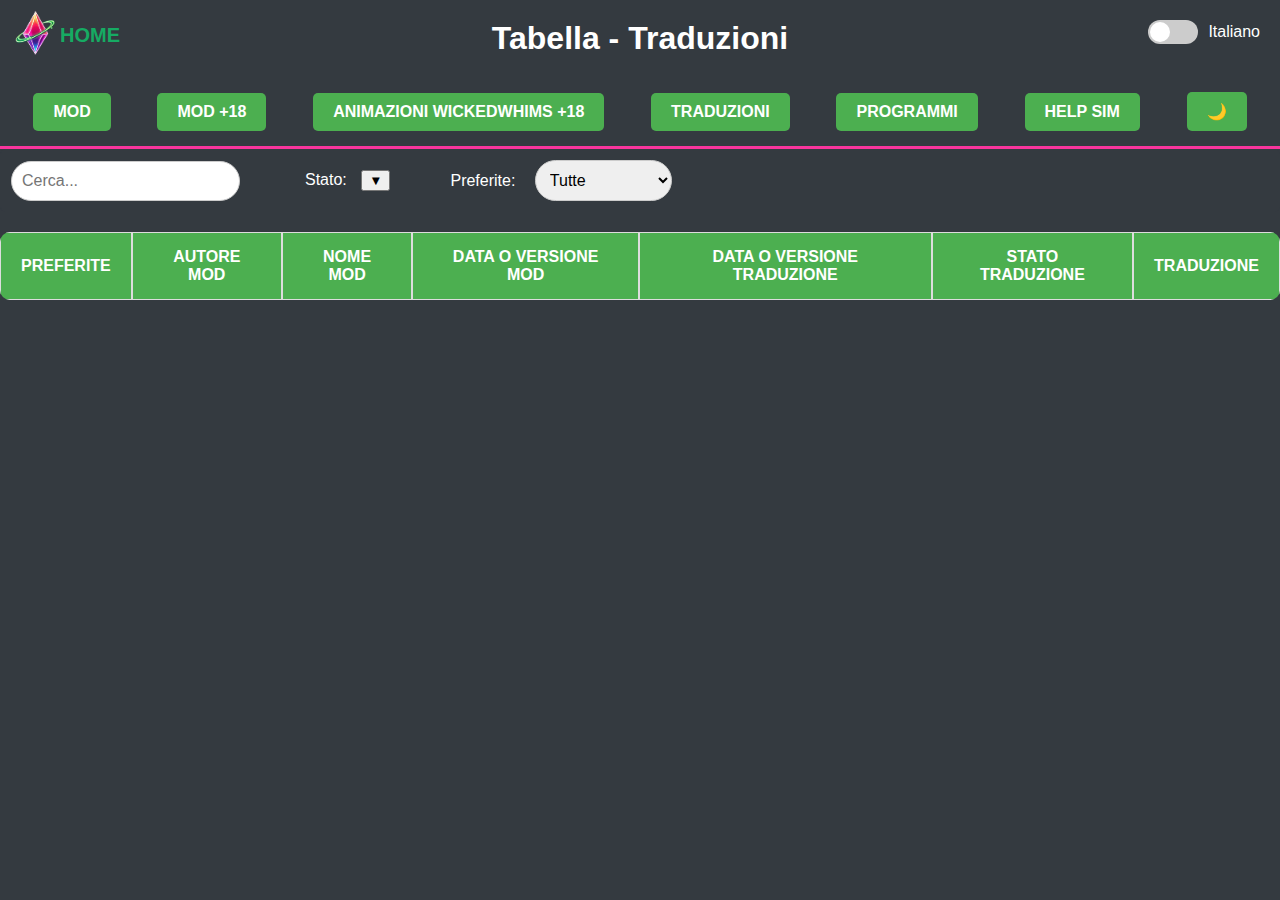
<file: traduzioni.html>
<!DOCTYPE html>
<html lang="it">
<head>
  <meta charset="UTF-8">
  <meta name="viewport" content="width=device-width, initial-scale=1.0">
  <title>Tabella - Traduzioni</title>
  <link rel="icon" type="image/png" href="Immagini/plumboblogo.png">
  <style>
    :root {
          --navbarbackground: #343a40;
          --navbarcolor: #fff;
          --formcontainerbackground: #343a40;
          --formcontainercolor: #fff;
          --h1backgroundcolor: #343a40;
          --h1color: white;
          --thchildcolor: #666666;
          --tdcolor: #555555;
          --thcolor: white;
          --bodybackground: #343a40;
          --sconosciutavar: #545454;
          --thtdcolor: white;
          --tdacolor: #B57EDC;
          --tdahover: #FFB6C1;
          --tdactive: #8E44AD;
          --text-color: #fff;
        }
    
        #filter-status-dropdown, #filter-translation-dropdown, #filter-category-dropdown {
      opacity: 0;
      transition: opacity 0.3s ease;
    }

    td a {
  color: var(--tdacolor);
}

td a:visited {
  color: var(--tdacolor);
}

td a:hover {
  color: var(--tdahover);
}

td a:active {
  color: var(--tdactive);
}
.language-toggle {
  position: absolute;
  top: 20px;
  right: 20px; /* Spostato in alto a destra */
  display: flex;
  align-items: center;
  gap: 10px;
  color: var(--text-color)
}
.switch {
      position: relative;
      display: inline-block;
      width: 50px;
      height: 24px;
    }

    .switch input {
      opacity: 0;
      width: 0;
      height: 0;
    }

    .slider {
      position: absolute;
      cursor: pointer;
      top: 0;
      left: 0;
      right: 0;
      bottom: 0;
      background-color: #ccc;
      transition: 0.4s;
      border-radius: 24px;
    }

    .slider:before {
      position: absolute;
      content: "";
      height: 20px;
      width: 20px;
      left: 2px;
      bottom: 2px;
      background-color: white;
      transition: 0.4s;
      border-radius: 50%;
    }

    input:checked + .slider {
      background-color: #16ab63;
    }

    input:checked + .slider:before {
      transform: translateX(26px);
    }
        .navbar {
      display: flex;
      flex-wrap: wrap;
      justify-content: space-around;
      align-items: center;
      background-color: var(--navbarbackground);
      padding: 10px;
      border-bottom: 3px solid #f9359d; /* Bordo inferiore della navbar */
    }
    
    .navbar a, .navbar button {
      color: var(--navbarcolor);
      text-decoration: none;
      background-color: #4CAF50; /* Usa il colore di sfondo dal nuovo design */
      padding: 10px 20px; /* Più spazio cliccabile */
      border-radius: 5px; /* Raggio bordi più ampio */
      border: none;
      margin: 5px;
      cursor: pointer;
      transition: background-color 0.3s ease, transform 0.2s ease;
      font-size: 16px; /* Font più grande */
      text-align: center; /* Per centrare il testo */
      font-weight: bold;
    }
    
    .navbar a:hover, .navbar button:hover {
      background-color: #0f7041; /* Colore hover più intenso */
      transform: scale(1.05); /* Leggero ingrandimento al passaggio del mouse */
    }
.sort-arrow {
  margin-left: 5px;
  font-size: 20px;
  color: var(--h1color);
}
    
    .sort-arrow.asc:before {
      content: "↑"; /* Freccia su per l'ordinamento ascendente */
    }
    
    .sort-arrow.desc:before {
      content: "↓"; /* Freccia giù per l'ordinamento discendente */
    }
          .scroll-to-top {
      position: fixed;
      bottom: 20px;
      right: 20px;
      display: none; /* Sarà visibile solo quando necessario */
      width: 50px;
      height: 50px;
      background-color: #f05454;
      color: white;
      text-align: center;
      line-height: 50px;
      font-size: 24px;
      font-weight: bold;
      border-radius: 50%;
      box-shadow: 0 4px 6px rgba(0, 0, 0, 0.1);
      cursor: pointer;
      transition: opacity 0.3s, transform 0.3s;
      z-index: 1000;
    }
    
    .scroll-to-top:hover {
      background-color: #d94343; /* Colore più scuro al passaggio del mouse */
      transform: scale(1.1); /* Leggera animazione di ingrandimento */
    }
    
    .scroll-to-top:active {
      transform: scale(0.95); /* Riduce leggermente le dimensioni al clic */
    }
   .back-arrow {
      position: absolute;
      top: 10px;
      left: 10px;
      text-decoration: none;
      font-size: 20px;
      color: #16ab63;
      font-weight: bold;
      transition: color 0.3s ease, transform 0.2s ease;
      display: flex;
  align-items: center;
  text-decoration: none;
    }

    .back-arrow:hover {
      color: #16ab63;
      transform: scale(1.1);
    }
          
        body {
          font-family: Arial, sans-serif;
          background-color: var(--bodybackground);
          margin: 0;
          padding: 0;
        }
        
        input, select {
          margin: 10px 5px;
          padding: 10px;
          border-radius: 25px;
          border: 1px solid #ccc;
          font-size: 16px;
        }
    
        input:focus, select:focus {
          outline: none;
          border-color: #16ab63;
        }
    
        .form-container {
          display: flex;
          flex-wrap: wrap;
          justify-content: flex-start;
          align-items: center;
          margin-top: 0px; /* Riduci lo spazio sopra */
          margin-bottom: 0px; /* Riduci lo spazio sotto */
          padding: 5px;
          border: 1px solid var(--formcontainerbackground);
          border-radius: 5px;
          background-color: var(--formcontainerbackground);
          color: var(--formcontainercolor);
          gap: 60px;
        }
    
        .form-container label {
          margin-right: 10px;
          font-size: 16px;
        }
    
        input, select {
          margin: 5px;
        }
    
        .button-container {
          display: flex;
          flex-wrap: wrap;
          justify-content: center;
          gap: 10px;
        }
    
        h1 {
          color: var(--h1color);
          font-size: 2rem;
          margin: 0;
          padding: 20px 0;
          background-color: var(--h1backgroundcolor);
          text-align: center;
        }
    
        table {
          width: 100%;
          border-collapse: separate;
          border-spacing: 0;
          margin-top: 20px;
          border-radius: 10px;
          overflow: hidden;
          table-layout: auto;
        }
    
        th, td {
          padding: 15px 20px;
          text-align: center;
          border: 1px solid #ddd;
          font-size: 16px;
          word-wrap: break-word;
          color: var(--thtdcolor)
        }
    
        th {
          background-color: #4CAF50;
          color: var(--thcolor);
        }
    
        td {
          background-color: var(--tdcolor);
        }
    
        tr:nth-child(even) td {
          background-color: var(--thchildcolor);
        }
    
        .status {
          font-weight: bold;
          padding: 5px;
          border-radius: 5px;
          display: inline-block;
          width: auto;
          height: auto;
          text-transform: uppercase;
          color: white;
        }
    
    .status.nuova {
      color: #9372ff;
    }
      
    .status.compatibile {
      color: #008eff;
    }

    .status.rotta {
      color: #ff0015;
    }

    .status.obsoleta{
      color: var(--sconosciutavar)
    }
    
    .status.sconosciuta {
      color: var(--sconosciutavar);
    }

    .status.aggiornata {
      color: #00d517;
    }

    .status.da-aggiornare {
      color: var(--sconosciutavar)
    }

    .status.in-lavorazione{
    color: #ff57cb
    }
/* Stile per il popup */
.popup {
    display: none;
    position: fixed;
    top: 50%;
    left: 50%;
    transform: translate(-50%, -50%);
    background: var(--navbarbackground);
    color: var(--navbarcolor);
    padding: 20px;
    box-shadow: 0px 0px 10px rgba(0, 0, 0, 0.3);
    border-radius: 10px;
    z-index: 1000;
    text-align: center;
}

.popup-content button {
    margin: 10px;
    padding: 10px;
    border: none;
    cursor: pointer;
}

#download-btn {
    background: #28a745;
    color: white;
}

#close-btn {
    background: #dc3545;
    color: white;
}  
    @media (max-width: 600px) {
          h1 {
            font-size: 1.5rem;
            padding: 10px;
          }
    
          .navbar a, .navbar button {
            font-size: 14px;
            padding: 10px;
            width: 100%;
          }
    
          .form-container {
            flex-direction: column;
            align-items: flex-start;
          }
        }
    
        .star-container {
          display: flex;
          justify-content: center;
          align-items: center;
          width: 100%;
          height: 100%;
        }
    
        .star {
          font-size: 24px;
          cursor: pointer;
          color: grey;
          transition: transform 0.2s;
        }
    
        .star.favorite {
          color: gold;
        }
    
        .star:hover {
          transform: scale(1.2);
        }
      </style>
</head>
<body>
  <a href="index.html" class="back-arrow">
    <img src="Immagini/plumboblogonoscritte.png" alt="Home Logo" width="50" height="auto">
    <span class="home-text">HOME</span>
  </a>
  <h1 id="page-title">Tabella - Traduzioni</h1>
  <div class="navbar">
    <a href="mod.html" id="mod-link">MOD</a>
    <a href="mod18.html" id="mod18-link">MOD +18</a>
    <a href="animazioniww18.html" id="animazioniww18-link">ANIMAZIONI WICKEDWHIMS +18</a>
    <a href="traduzioni.html" id="traduzioni-link">TRADUZIONI</a>
    <a href="programmi.html" id="programmi-link">PROGRAMMI</a>
    <a href="#" id="desc-mod-btn">HELP SIM</a>
    <button id="themeSwitch" onclick="toggleTheme()" class="theme-toggle" title="Cambia Tema">🌙</button>
  </div>
  <div class="language-toggle">
    <label class="switch">
      <input type="checkbox" id="language-switch">
      <span class="slider"></span>
    </label>
    <span id="language-label">Italiano</span>
  </div>
  <div id="popup" class="popup">
    <div class="popup-content">
        <h2>🚀 HELP SIM</h2>
        <p>
          Stanco di installare mod e traduzioni a mano? Help Sim è qui per salvarti! 
          Con pochi click, potrai aggiungere le tue mod preferite, tenere tutto sotto controllo e persino dare una bella ripulita ai file cache di The Sims 4!
          Che tu voglia ampliare il tuo gioco con nuove mod o semplicemente tenere tutto in ordine, sei nel posto giusto.
        </p>
        
        <p>Ora rilassati, personalizza il tuo gioco e lascia che <strong>Help Sim</strong> faccia il resto! 🎮✨</p>
        
        <hr>
  
        <h3>⚠️ PICCOLE ATTENZIONI PRIMA DELLO SCARICO ⚠️</h3>
        <ul style="list-style-type: none; padding-left: 0;">
            <li>★ Se l’antivirus blocca il programma, clicca su <strong>"Esegui comunque"</strong>.<br>
                Il programma è sicuro! In quanto creato interamente da noi.</li>
            <li>★ Prima dell’uso, <strong>leggi la guida</strong> disponibile nella home del programma.</li>
            <li>★ Supporta solo i file delle mod e delle traduzioni in <strong>formato ZIP</strong>.</li>
            <li>★ <strong>Non supporta</strong> i file singoli <em>.package</em> (CC e mod non zip).</li>
            <li>★ <strong>Non funziona</strong> con la cartella di The Sims in unità esterne (HDD, SSD, USB, ecc.).</li>
        </ul>
  
        <div class="popup-buttons">
            <button id="download-btn">📥 Scarica</button>
            <button id="close-btn">❌ Chiudi</button>
        </div>
    </div>
  </div>
  <div class="form-container">
    <div>
      <input type="text" id="search" oninput="filterTable()" placeholder="Search...">
    </div>
    <div>
      <label for="filter-status" id="filter-status-label">Status:</label>
      <button onclick="toggleDropdown('filter-status-dropdown')">▼</button>
      <div id="filter-status-dropdown" style="display:none;">
        <!-- It -->
        <div class="it-label">
          <label><input type="checkbox" value="Compatibile" id="status-compatibile" onchange="filterTable()"> Compatibile</label><br>
          <label><input type="checkbox" value="Rotta" id="status-rotta" onchange="filterTable()"> Rotta</label><br>
          <label><input type="checkbox" value="Aggiornata" id="status-aggiornata" onchange="filterTable()"> Aggiornata</label><br>
          <label><input type="checkbox" value="Sconosciuta" id="status-sconosciuta" onchange="filterTable()"> Sconosciuta</label><br>
          <label><input type="checkbox" value="Nuova" id="status-nuova" onchange="filterTable()"> Nuova</label><br>
          <label><input type="checkbox" value="Da Aggiornare" id="status-daaggiornare" onchange="filterTable()">Da Aggiornare</label><br>
          <label><input type="checkbox" value="In Lavorazione" id="status-inlavorazione" onchange="filterTable()">In lavorazione</label><br>        
          <label><input type="checkbox" value="Obsoleta" id="status-obsoleta" onchange="filterTable()">Obsoleta</label><br>
        </div>
    
        <!-- En -->
        <div class="en-label" style="display:none;">
          <label><input type="checkbox" value="Compatible" id="status-compatible" onchange="filterTable()"> Compatible</label><br>
          <label><input type="checkbox" value="Broken" id="status-broken" onchange="filterTable()"> Broken</label><br>
          <label><input type="checkbox" value="Updated" id="status-updated" onchange="filterTable()"> Updated</label><br>
          <label><input type="checkbox" value="Unknown" id="status-unknown" onchange="filterTable()"> Unknown</label><br>
          <label><input type="checkbox" value="New" id="status-new" onchange="filterTable()"> New</label><br>
          <label><input type="checkbox" value="To Do" id="status-todo" onchange="filterTable()"> To Do</label><br>
          <label><input type="checkbox" value="To be updated" id="status-tobeupdated" onchange="filterTable()"> To be updated</label><br>           
          <label><input type="checkbox" value="Obsolete" id="status-obsolete" onchange="filterTable()"> Obsolete</label><br>
        </div>
      </div>
    </div>
    <div>
      <label for="filter-favorites" id="filter-favorites-label">Preferite:</label>
      <select id="filter-favorites" onchange="filterTable()">
        <option value="">Tutte</option>
        <option value="true">Preferite</option>
        <option value="false">Non Preferite</option>
      </select>
    </div>
</div>

  <div class="container">
    <table id="modTable">
      <thead>
        <tr>
          <th onclick="sortTable(0)">PREFERITE<span class="sort-arrow" id="arrow-0"></span></th>          
          <th onclick="sortTable(1)">AUTORE MOD<span class="sort-arrow" id="arrow-1"></span></th>          
          <th onclick="sortTable(2)">NOME MOD<span class="sort-arrow" id="arrow-2"></span></th>          
          <th onclick="sortTable(3)">DATA O VERSIONE MOD<span class="sort-arrow" id="arrow-3"></span></th>          
          <th onclick="sortTable(4)">DATA O VERSIONE TRADUZIONE<span class="sort-arrow" id="arrow-4"></span></th>          
          <th onclick="sortTable(5)">STATO TRADUZIONE<span class="sort-arrow" id="arrow-5"></span></th>          
          <th onclick="sortTable(6)">TRADUZIONE<span class="sort-arrow" id="arrow-6"></span></th>          
        </tr>
      </thead>
      <tbody>
        <!-- I dati della tabella verranno popolati qui tramite JavaScript -->
      </tbody>
    </table>
  </div>

  <script>
    document.getElementById("desc-mod-btn").addEventListener("click", function(event) {
    event.preventDefault();
    document.getElementById("popup").style.display = "block";
});

document.getElementById("close-btn").addEventListener("click", function() {
    document.getElementById("popup").style.display = "none";
});

document.getElementById("download-btn").addEventListener("click", function() {
    const link = document.createElement("a");
    link.href = "https://github.com/PianetaSimTS/HelpSim/releases/download/HelpSim/HelpSim.exe";
    link.download = "HelpSim.exe";
    document.body.appendChild(link);
    link.click();
    document.body.removeChild(link);
    document.getElementById("popup").style.display = "none"; // Chiude il popup dopo il download
});
function toggleLanguage() {
  const isEnglish = languageSwitch.checked;
  const lang = isEnglish ? "en" : "it";
  languageLabel.textContent = isEnglish ? "English" : "Italiano";
  localStorage.setItem("language", lang);

  loadModsFromJson(); // Ricarica i dati con la lingua aggiornata
}
    // Funzione per ottenere e visualizzare i dati della tabella
  function loadModsFromJson() {    
  fetch('https://raw.githubusercontent.com/PianetaSimTS/PianetaSim/refs/heads/main/Json/traduzioni.json')
  .then(response => response.json())
  .then(mods => {
    const pageId = "traduzioni";  // Identificatore per questa pagina
    const favorites = JSON.parse(localStorage.getItem("favorites_" + pageId)) || [];
    const table = document.getElementById("modTable").getElementsByTagName("tbody")[0];
    table.innerHTML = '';
    const lang = localStorage.getItem("language") || "it";
    mods.forEach(mod => {
      const isFavorite = favorites.includes(mod.Title);
      const newRow = table.insertRow();
      // Salva il link nel sessionStorage
      const modLink = mod.Link || '#';
      sessionStorage.setItem(mod.Creator, modLink);

      newRow.innerHTML = `
  <td>
    <span class="star-container">
      <span class="star ${isFavorite ? 'favorite' : ''}" onclick="toggleFavorite('${mod.Title}')">&#9733;</span>
    </span>
  </td>
  <td>${mod.Creator || ''}</td>
  <td class="mod-name">${mod.Title || ''}</td>
  <td>${mod.ReleaseVersion || ''}</td>
  <td>${mod.CurrentVersion || ''}</td>
  <td>
    <span class="status ${(mod.Status || 'Sconosciuta').toLowerCase()}">
      ${lang === "en"
        ? (translations[mod.Status.trim().replace('-', ' ').replace(/\b\w/g, char => char.toUpperCase())] || mod.Status)
        : mod.Status.replace('-', ' ')}
    </span>
  </td>
  <td>
    <span class="traduzione ${(mod.Translator || '').replace(" ", "-").toLowerCase()}">
      <a href="${mod.Link || '#'}" target="_blank">${mod.Translator || ''}</a>
    </span>
  </td>
`;

    });
    checkModUpdates(mods);
    filterTable();
  })
  .catch(error => console.error('Errore nel caricare il JSON:', error));
}

function checkModUpdates(mods) {
  let favorites = JSON.parse(localStorage.getItem("favorites_traduzioni")) || [];
  let savedMods = JSON.parse(localStorage.getItem("savedTraduzioni")) || {};

  let updatedMods = [];

  mods.forEach(mod => {
    if (favorites.includes(mod.Title)) {
      let prevData = savedMods[mod.Title] || {};

      // Controllo che CurrentVersion e ReleaseVersion siano correttamente lette
      console.log(`Checking mod: ${mod.Title}`);
      console.log(`CurrentVersion: ${mod.CurrentVersion}, ReleaseVersion: ${mod.ReleaseVersion}`);

      // Usa CurrentVersion come data, se non c'è usa ReleaseVersion
      let dataUltimaModifica = mod.CurrentVersion || mod.ReleaseVersion || "Data non disponibile";

      if (!prevData.Status || !prevData.DataUltimaModifica || 
          prevData.Status !== mod.Status || prevData.DataUltimaModifica !== dataUltimaModifica) {
        updatedMods.push(mod);
      }

      // Aggiorna i dati salvati
      savedMods[mod.Title] = {
        Status: mod.Status || 'sconosciuto',
        DataUltimaModifica: dataUltimaModifica
      };
    }
  });

  localStorage.setItem("savedTraduzioni", JSON.stringify(savedMods));
  const lang = localStorage.getItem("language") || "it";
  const notificationTexts = {
  it: "Le seguenti traduzioni preferite sono state modificate:\n",
  en: "The following favorite translations have been changed:\n"
};

  // Modifica il nome della proprietà a seconda della lingua
   const statusLabel = lang === "it" ? "Stato" : "Status";

  // Se ci sono mod aggiornate, mostra una notifica
  if (updatedMods.length > 0) {
    let message = notificationTexts[lang] + 
                  updatedMods.map(mod => `${mod.Title} - ${statusLabel}: ${mod.CurrentVersion || mod.ReleaseVersion || 'Data non disponibile'}`).join("\n");
    alert(message);
  }
}

 let lastSortedColumn = -1; // Memorizza l'ultima colonna ordinata
    let lastSortDirection = 'asc'; // Ordine di ordinamento: ascendente (default) o discendente

    function sortTable(columnIndex) {
      const table = document.getElementById("modTable");
      const rows = Array.from(table.rows).slice(1); // Esclude l'intestazione
      const arrow = document.getElementById(`arrow-${columnIndex}`);

      if (lastSortedColumn === columnIndex) {
        lastSortDirection = (lastSortDirection === 'asc') ? 'desc' : 'asc';
      } else {
        lastSortDirection = 'asc';
      }

      const compare = (a, b) => {
        let valA = a.cells[columnIndex].textContent.trim().toLowerCase();
        let valB = b.cells[columnIndex].textContent.trim().toLowerCase();

        if (valA < valB) return lastSortDirection === 'asc' ? -1 : 1;
        if (valA > valB) return lastSortDirection === 'asc' ? 1 : -1;
        return 0;
      };

      rows.sort(compare);
      rows.forEach(row => table.appendChild(row));

      document.querySelectorAll('.sort-arrow').forEach(arrow => arrow.className = 'sort-arrow');
      arrow.classList.add(lastSortDirection);

      lastSortedColumn = columnIndex;
    }

    const translations = {
  "Compatibile": "Compatible",
  "Rotta": "Broken",
  "Aggiornata": "Updated",
  "Sconosciuta": "Unknown",
  "Nuova": "New",
  "Da Aggiornare": "To be updated",
  "Obsoleta": "Obsolete",
  "In Lavorazione": "To Do",
  "To Do": "In Lavorazione",
  "Compatible": "Compatibile",
  "Broken": "Rotta",
  "Updated": "Aggiornata",
  "Unknown": "Sconosciuta",
  "New": "Nuova",
  "To be updated": "Da Aggiornare",
  "Obsolete": "Obsoleta"
};


function filterTable() {
  const searchValue = document.getElementById("search").value.toLowerCase();
  const isEnglish = document.querySelector(".en-label").style.display !== "none";
  
  // Stato - raccogli i valori selezionati
  const selectedStatuses = Array.from(document.querySelectorAll('#filter-status-dropdown input:checked'))
                                .map(input => {
                                  let value = input.value;
                                  return isEnglish ? translations[value] : value; 
                                }).map(v => v.toLowerCase()); // Converte in lowercase

  const filterFavorites = document.getElementById("filter-favorites").value.toLowerCase();

  const table = document.getElementById("modTable");
  const rows = table.getElementsByTagName("tr");

  for (let i = 1; i < rows.length; i++) { // Salta la riga di intestazione
    const row = rows[i];

    // Contenuto delle celle per la ricerca
    const author = row.cells[1]?.textContent.toLowerCase() || ""; // AUTORE MOD
    const modName = row.cells[2]?.textContent.toLowerCase() || ""; // NOME MOD

    // Stato della traduzione
    let status = row.querySelector(".status").textContent.trim();
    let translatedStatus = isEnglish ? translations[status] || status : status;
    translatedStatus = translatedStatus.toLowerCase(); // Per evitare problemi di maiuscole/minuscole

    // Preferiti
    const isFavorite = row.querySelector(".star").classList.contains("favorite");

    // Verifica corrispondenza per ricerca, stato e preferiti
    const matchesSearch = author.includes(searchValue) || modName.includes(searchValue);
    const matchesStatus = selectedStatuses.length === 0 || selectedStatuses.includes(translatedStatus);
    const matchesFavorites = !filterFavorites || (filterFavorites === 'true' ? isFavorite : !isFavorite);

    // Mostra o nasconde la riga in base ai criteri
    row.style.display = (matchesSearch && matchesStatus && matchesFavorites) ? "" : "none";
  }
}


  function toggleFavorite(author) {
    const lang = localStorage.getItem("language") || "it";
  const cleanedAuthor = author.replace("'", "");
  const pageId = "traduzioni";  // Identificatore per questa pagina (può essere unico per ogni tabella)
  let favorites = JSON.parse(localStorage.getItem("favorites_" + pageId)) || [];
  
  if (favorites.includes(cleanedAuthor)) {
    favorites = favorites.filter(favorite => favorite !== cleanedAuthor);
    alert(author + (lang === "en" ? " has been removed from favorites." : " è stata rimossa dai preferiti."));
  } else {
    favorites.push(cleanedAuthor);
    alert(author + (lang === "en" ? " has been added to favorites!" : " è stata aggiunta ai preferiti!"));
  }
  
  localStorage.setItem("favorites_" + pageId, JSON.stringify(favorites));  // Usa l'identificatore per questa pagina
  loadModsFromJson();
}
    window.onload = loadModsFromJson;

    function applyTheme(theme) {
  const root = document.documentElement;
  const themeSwitch = document.getElementById("themeSwitch");
  
  if (theme === "light") {
    root.style.setProperty("--navbarbackground", "#ffffff"); // Grigio molto chiaro per la navbar
root.style.setProperty("--navbarcolor", "#000000"); // Testo scuro per la navbar
root.style.setProperty("--formcontainerbackground", "#ffffff"); // Bianco per lo sfondo del contenitore
root.style.setProperty("--formcontainercolor", "#black"); // Testo scuro nel contenitore
root.style.setProperty("--h1backgroundcolor", "#ffffff"); // Grigio chiaro per sfondo h1
root.style.setProperty("--h1color", "#black"); // Testo scuro per h1
root.style.setProperty("--thchildcolor", "#f2f2f2"); // Grigio medio per i titoli delle colonne
root.style.setProperty("--tdcolor", "#f9f9f9"); // Grigio medio-scuro per il testo nelle celle
root.style.setProperty("--thcolor", "#000000"); // Testo scuro per i titoli delle colonne
root.style.setProperty("--bodybackground", "#ffffff"); // Sfondo bianco per il corpo
root.style.setProperty("--sconosciutavar", "#545454"); // Giallo brillante per mantenere un colore vivace
root.style.setProperty("--thtdcolor", "black");
root.style.setProperty("--tdacolor", "blue");
root.style.setProperty("--tdahover", "#551A8B");
root.style.setProperty("--tdactive", "#000080");    
root.style.setProperty("--text-color", "#000");
    themeSwitch.textContent = "🌞";
  } else {
    // Passa al tema scuro
    root.style.setProperty("--navbarbackground", "#343a40");
    root.style.setProperty("--navbarcolor", "#fff");
    root.style.setProperty("--formcontainerbackground", "#343a40");
    root.style.setProperty("--formcontainercolor", "#fff");
    root.style.setProperty("--h1backgroundcolor", "#343a40");
    root.style.setProperty("--h1color", "white");
    root.style.setProperty("--thchildcolor", "#666666");
    root.style.setProperty("--tdcolor", "#555555");
    root.style.setProperty("--thcolor", "white");
    root.style.setProperty("--bodybackground", "#343a40");
    root.style.setProperty("--sconosciutavar", "#FFFBB9");
    root.style.setProperty("--thtdcolor", "white");
    root.style.setProperty("--tdacolor", "#B57EDC");
    root.style.setProperty("--tdahover", "#FFB6C1");
    root.style.setProperty("--tdactive", "#8E44AD");
    root.style.setProperty("--text-color", "#fff");
    themeSwitch.textContent = "🌙";
  }
}

const languageSwitch = document.getElementById("language-switch");
const languageLabel = document.getElementById("language-label");
const texts = {
  it: {
    helpSimTitle: "🚀 HELP SIM",
    helpSimDesc: "Stanco di installare mod e traduzioni a mano? Help Sim è qui per salvarti! Con pochi click, potrai aggiungere le tue mod preferite, tenere tutto sotto controllo e persino dare una bella ripulita ai file cache di The Sims 4! Che tu voglia ampliare il tuo gioco con nuove mod o semplicemente tenere tutto in ordine, sei nel posto giusto.",
    relax: "Ora rilassati, personalizza il tuo gioco e lascia che <strong>Help Sim</strong> faccia il resto! 🎮✨",
    precautions: "⚠️ PICCOLE ATTENZIONI PRIMA DELLO SCARICO ⚠️",
    antivirus: "★ Se l’antivirus blocca il programma, clicca su <strong>\"Esegui comunque\"</strong>.<br>Il programma è sicuro! In quanto creato interamente da noi.",
    guide: "★ Prima dell’uso, <strong>leggi la guida</strong> disponibile nella home del programma.",
    zipSupport: "★ Supporta solo i file delle mod e delle traduzioni in <strong>formato ZIP</strong>.",
    noPackage: "★ <strong>Non supporta</strong> i file singoli <em>.package</em> (CC e mod non zip).",
    noExternal: "★ <strong>Non funziona</strong> con la cartella di The Sims in unità esterne (HDD, SSD, USB, ecc.).",
    download: "📥 Scarica",
    close: "❌ Chiudi",
    pageTitle: "Tabella - Traduzioni",
    modLink: "MOD",
    mod18Link: "MOD +18",
    animazioniww18Link: "ANIMAZIONI WICKEDWHIMS +18",
    traduzioniLink: "TRADUZIONI",
    programmiLink: "PROGRAMMI",
    helpSimLink: "HELP SIM",
    searchPlaceholder: "Cerca...",
    filterStatusLabel: "Stato:",
    filterFavoritesLabel: "Preferite:",
    tableHeaders: {
      favorites: "PREFERITE",
      autoremod: "AUTORE MOD",
      nomemod: "NOME MOD",
      dataversionemod: "DATA O VERSIONE MOD",
      dataversionetraduzione: "DATA O VERSIONE TRADUZIONE",
      linkprogramma: "LINK PROGRAMMA",
      statotraduzione: "STATO TRADUZIONE",
      traduzione: "TRADUZIONE"
    }
  },
  en: {
    helpSimTitle: "🚀 HELP SIM",
    helpSimDesc: "Tired of installing mods and translations manually? Help Sim is here to save you! With just a few clicks, you can add your favorite mods, keep everything under control and even give The Sims 4 cache files a good clean! Whether you want to expand your game with new mods or simply keep everything in order, you are in the right place.",
    relax: "Now relax, customize your game and let <strong>Help Sim</strong> do the rest! 🎮✨",
    precautions: "⚠️ SMALL PRECAUTIONS BEFORE DOWNLOADING ⚠️",
    antivirus: "★ If the antivirus blocks the program, click on <strong>\"Run anyway\"</strong>.<br>The program is safe! It was entirely created by us.",
    guide: "★ Before using it, <strong>read the guide</strong> available on the program’s home page.",
    zipSupport: "★ Supports only mod and translation files in <strong>ZIP format</strong>.",
    noPackage: "★ <strong>Does not support</strong> single <em>.package</em> files (CC and non-zipped mods).",
    noExternal: "★ <strong>Does not work</strong> with The Sims folder on external drives (HDD, SSD, USB, etc.).",    
    download: "📥 Download",
    close: "❌ Close",
    pageTitle: "Table - Italian Translations",
    modLink: "MOD",
    mod18Link: "MOD +18",
    animazioniww18Link: "ANIMATIONS WICKEDWHIMS +18",
    traduzioniLink: "ITALIAN TRANSLATIONS",
    programmiLink: "PROGRAMS",
    helpSimLink: "HELP SIM",
    searchPlaceholder: "Search...",
    filterStatusLabel: "Status:",
    filterFavoritesLabel: "Favorites:",
    tableHeaders: {
      favorites: "FAVORITES",
      autoremod: "MOD AUTHOR",
      nomemod: "MOD NAME",
      dataversionemod: "MOD DATE OR VERSION",
      dataversionetraduzione: "ITALIAN TRANSLATION DATE OR VERSION",
      linkprogramma: "LINK PROGRAM",
      statotraduzione: "ITALIAN TRANSLATION STATUS",
      traduzione: "ITALIAN TRANSLATION"
    }
  }
};

// Funzione per cambiare lingua
function toggleLanguage() {
  const isEnglish = languageSwitch.checked;
  const lang = isEnglish ? "en" : "it";
  languageLabel.textContent = isEnglish ? "English" : "Italiano";
  localStorage.setItem("language", lang);

  // Aggiornamento dinamico dei testi
  document.querySelector("#popup h2").textContent = texts[lang].helpSimTitle;
  document.querySelector("#popup p").innerHTML = texts[lang].helpSimDesc;
  document.querySelector("#popup p:nth-of-type(2)").innerHTML = texts[lang].relax;
  document.querySelector("#popup h3").textContent = texts[lang].precautions;
  const precautionsList = document.querySelector("#popup ul");
precautionsList.innerHTML = `
  <li>${texts[lang].antivirus}</li>
  <li>${texts[lang].guide}</li>
  <li>${texts[lang].zipSupport}</li>
  <li>${texts[lang].noPackage}</li>
  <li>${texts[lang].noExternal}</li>
`;  document.getElementById("download-btn").textContent = texts[lang].download;
  document.getElementById("close-btn").textContent = texts[lang].close;
  document.getElementById("page-title").textContent = texts[lang].pageTitle;
  document.getElementById("mod-link").textContent = texts[lang].modLink;
  document.getElementById("mod18-link").textContent = texts[lang].mod18Link;
  document.getElementById("animazioniww18-link").textContent = texts[lang].animazioniww18Link;
  document.getElementById("traduzioni-link").textContent = texts[lang].traduzioniLink;
  document.getElementById("programmi-link").textContent = texts[lang].programmiLink;
  document.getElementById("desc-mod-btn").textContent = texts[lang].helpSimLink;
  document.querySelector("#search").placeholder = texts[lang].searchPlaceholder;
  document.getElementById("filter-status-label").textContent = texts[lang].filterStatusLabel;
  document.getElementById("filter-favorites-label").textContent = texts[lang].filterFavoritesLabel;
document.querySelector("th:nth-child(1)").textContent = texts[lang].tableHeaders.favorites;
document.querySelector("th:nth-child(2)").textContent = texts[lang].tableHeaders.autoremod;
document.querySelector("th:nth-child(3)").textContent = texts[lang].tableHeaders.nomemod;
document.querySelector("th:nth-child(4)").textContent = texts[lang].tableHeaders.dataversionemod;
document.querySelector("th:nth-child(5)").textContent = texts[lang].tableHeaders.dataversionetraduzione;
document.querySelector("th:nth-child(6)").textContent = texts[lang].tableHeaders.statotraduzione;
document.querySelector("th:nth-child(7)").textContent = texts[lang].tableHeaders.traduzione;
languageLabel.textContent = isEnglish ? "English" : "Italiano";
  localStorage.setItem("language", lang);
  
  const italianLabels = document.querySelectorAll('.it-label');
  const englishLabels = document.querySelectorAll('.en-label');
  
  italianLabels.forEach(label => label.style.display = isEnglish ? 'none' : 'block');
  englishLabels.forEach(label => label.style.display = isEnglish ? 'block' : 'none');
  const filterFavorites = document.getElementById('filter-favorites');
  
  if (isEnglish) {
    filterFavorites.innerHTML = `
      <option value="">All</option>
      <option value="true">Favorites</option>
      <option value="false">No Favorites</option>
    `;
  } else {
    filterFavorites.innerHTML = `
      <option value="">Tutte</option>
      <option value="true">Preferite</option>
      <option value="false">Non Preferite</option>
    `;
  }

  // Reset the dropdown to the default value (All or Tutte)
  filterFavorites.selectedIndex = 0;  // This will select the first option (All or Tutte)
  
  // Reset the search field
  document.getElementById("search").value = ""; 

  // Call filterTable() again to apply the reset
  filterTable();
  setTimeout(loadModsFromJson, 100); 
}

// Impostazione della lingua iniziale
function setInitialLanguage() {
  const savedLanguage = localStorage.getItem("language") || "it";
  languageSwitch.checked = savedLanguage === "en";
  toggleLanguage();
}

languageSwitch.addEventListener("change", toggleLanguage);
setInitialLanguage();


function toggleDropdown(id) {
  var dropdown = document.getElementById(id);
  var button = dropdown.previousElementSibling;

  // Cambia la visibilità con un fade
  if (dropdown.style.display === 'none' || dropdown.style.display === '') {
    dropdown.style.display = 'block';
    setTimeout(function() {
      dropdown.style.opacity = 1;
    }, 10);
    button.innerHTML = '▲';
  } else {
    dropdown.style.opacity = 0;
    setTimeout(function() {
      dropdown.style.display = 'none';
    }, 300); // Attendere il tempo della transizione
    button.innerHTML = '▼';
  }
}
// Funzione per alternare il tema e salvarlo
function toggleTheme() {
  const currentTheme = localStorage.getItem("theme") || "dark";
  const newTheme = currentTheme === "dark" ? "light" : "dark";
  localStorage.setItem("theme", newTheme); // Salva il tema
  applyTheme(newTheme); // Applica il tema
}

// Applica il tema al caricamento della pagina
window.onload = function () {
  const savedTheme = localStorage.getItem("theme") || "dark"; // Imposta tema di default
  applyTheme(savedTheme); // Applica il tema salvato
  loadModsFromJson(); // Carica i dati della tabella
};

window.addEventListener("scroll", function () {
  const scrollToTopButton = document.getElementById("scrollToTop");
  if (window.scrollY > 300) {
    scrollToTopButton.style.display = "block";
  } else {
    scrollToTopButton.style.display = "none";
  }
});

// Gestione dell'evento beforeunload per svuotare sessionStorage
window.addEventListener('beforeunload', () => {
  // Cancella tutti i mod link salvati in sessionStorage quando la pagina viene chiusa o ricaricata
  Object.keys(sessionStorage)
    .filter(key => key !== 'favorites') // Esclude eventualmente altre chiavi (come i preferiti)
    .forEach(key => sessionStorage.removeItem(key)); 
});

  // Scroll fluido verso l'alto
  document.getElementById("scrollToTop").addEventListener("click", function (e) {
    e.preventDefault();
    window.scrollTo({ top: 0, behavior: "smooth" });
  });

  themeSwitch.addEventListener("change", toggleTheme);
  setInitialTheme();
  </script>
  <a href="#top" class="scroll-to-top" id="scrollToTop" title="Torna in alto">&#x25B2;</a>
</body>
</html>
</file>
